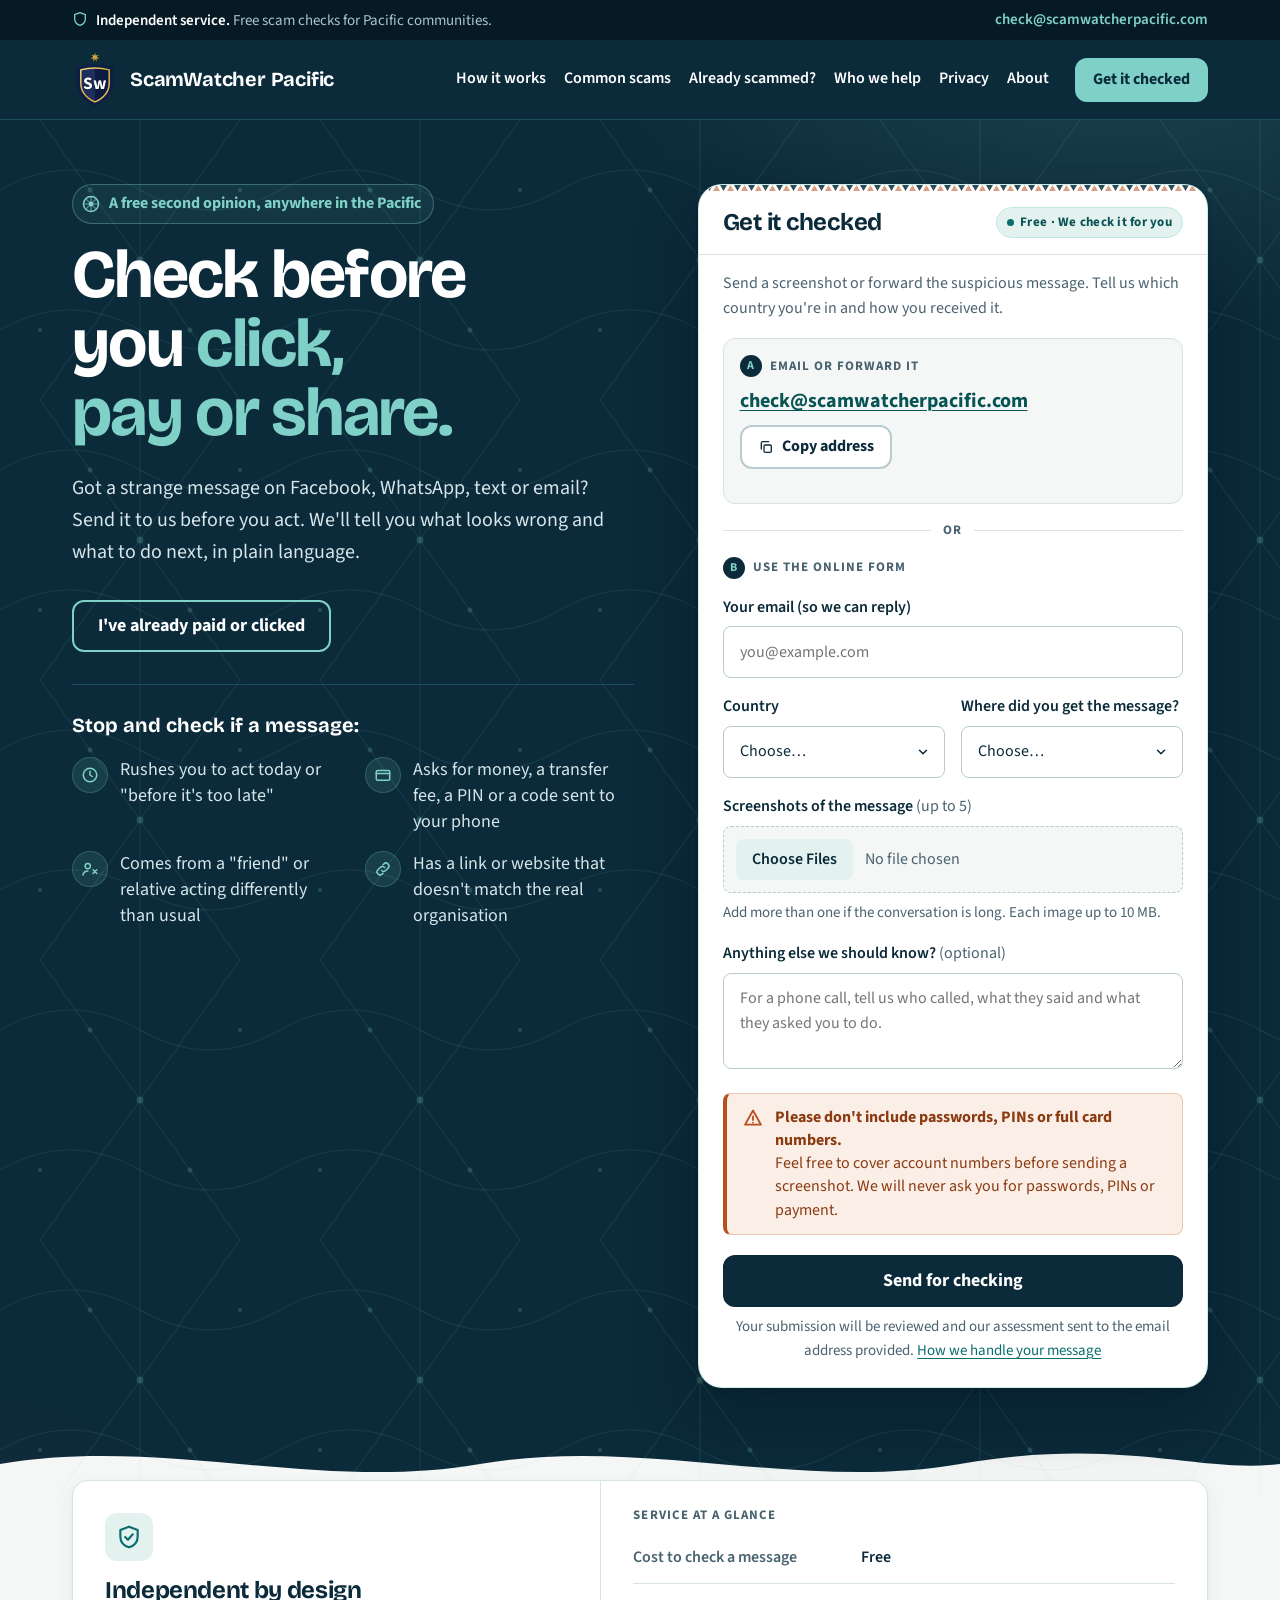
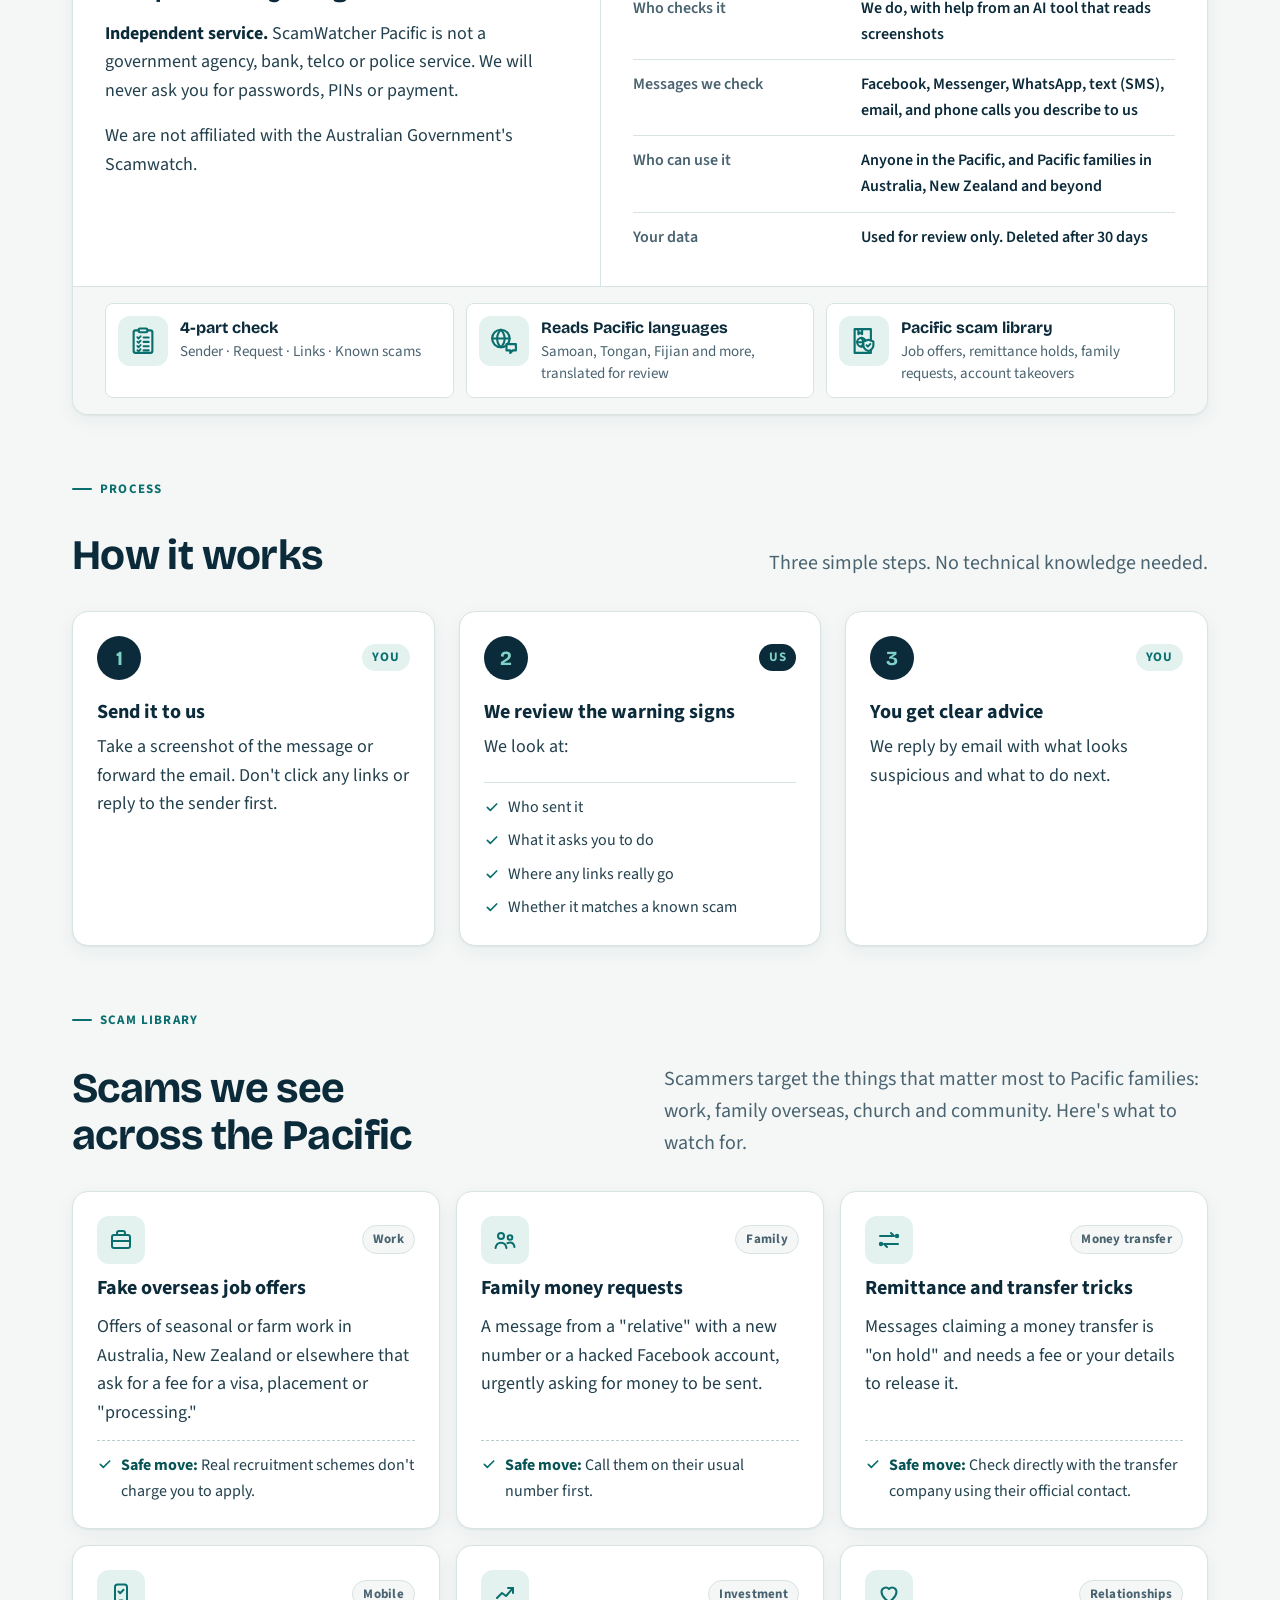
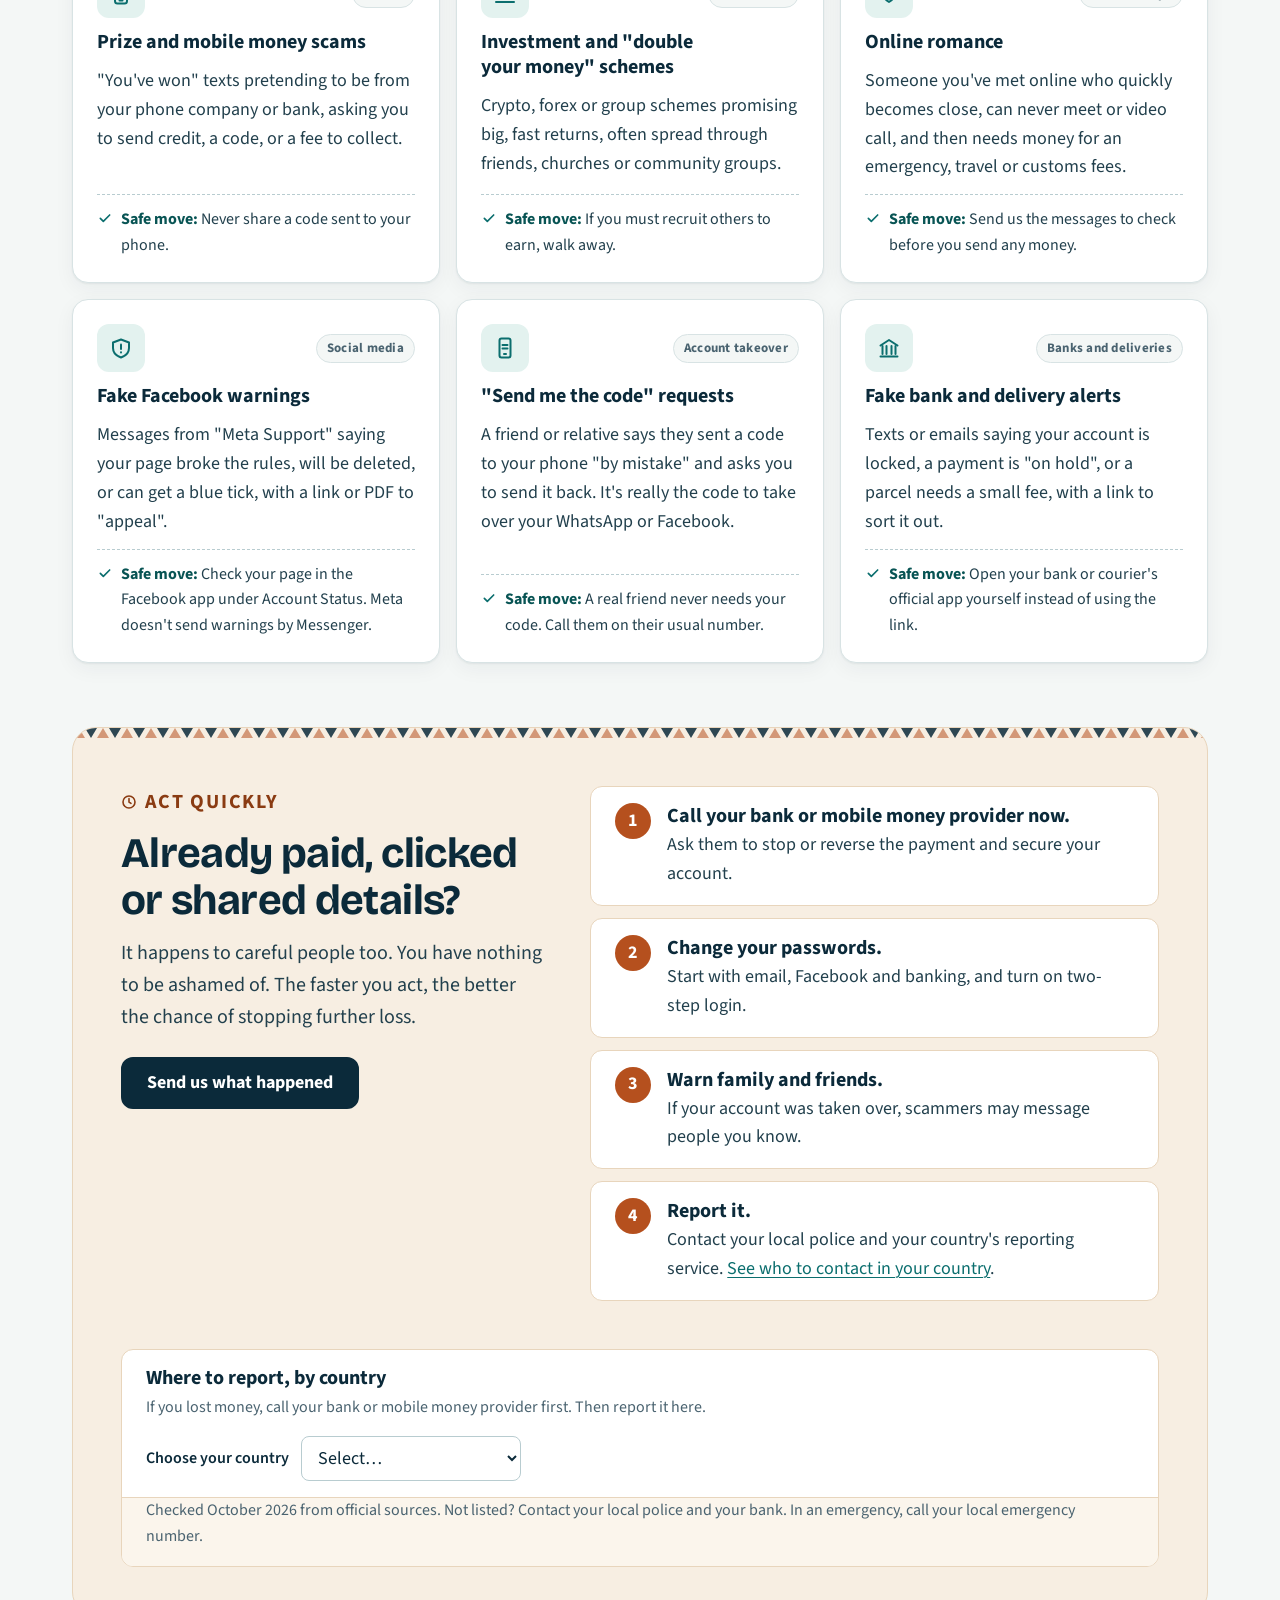
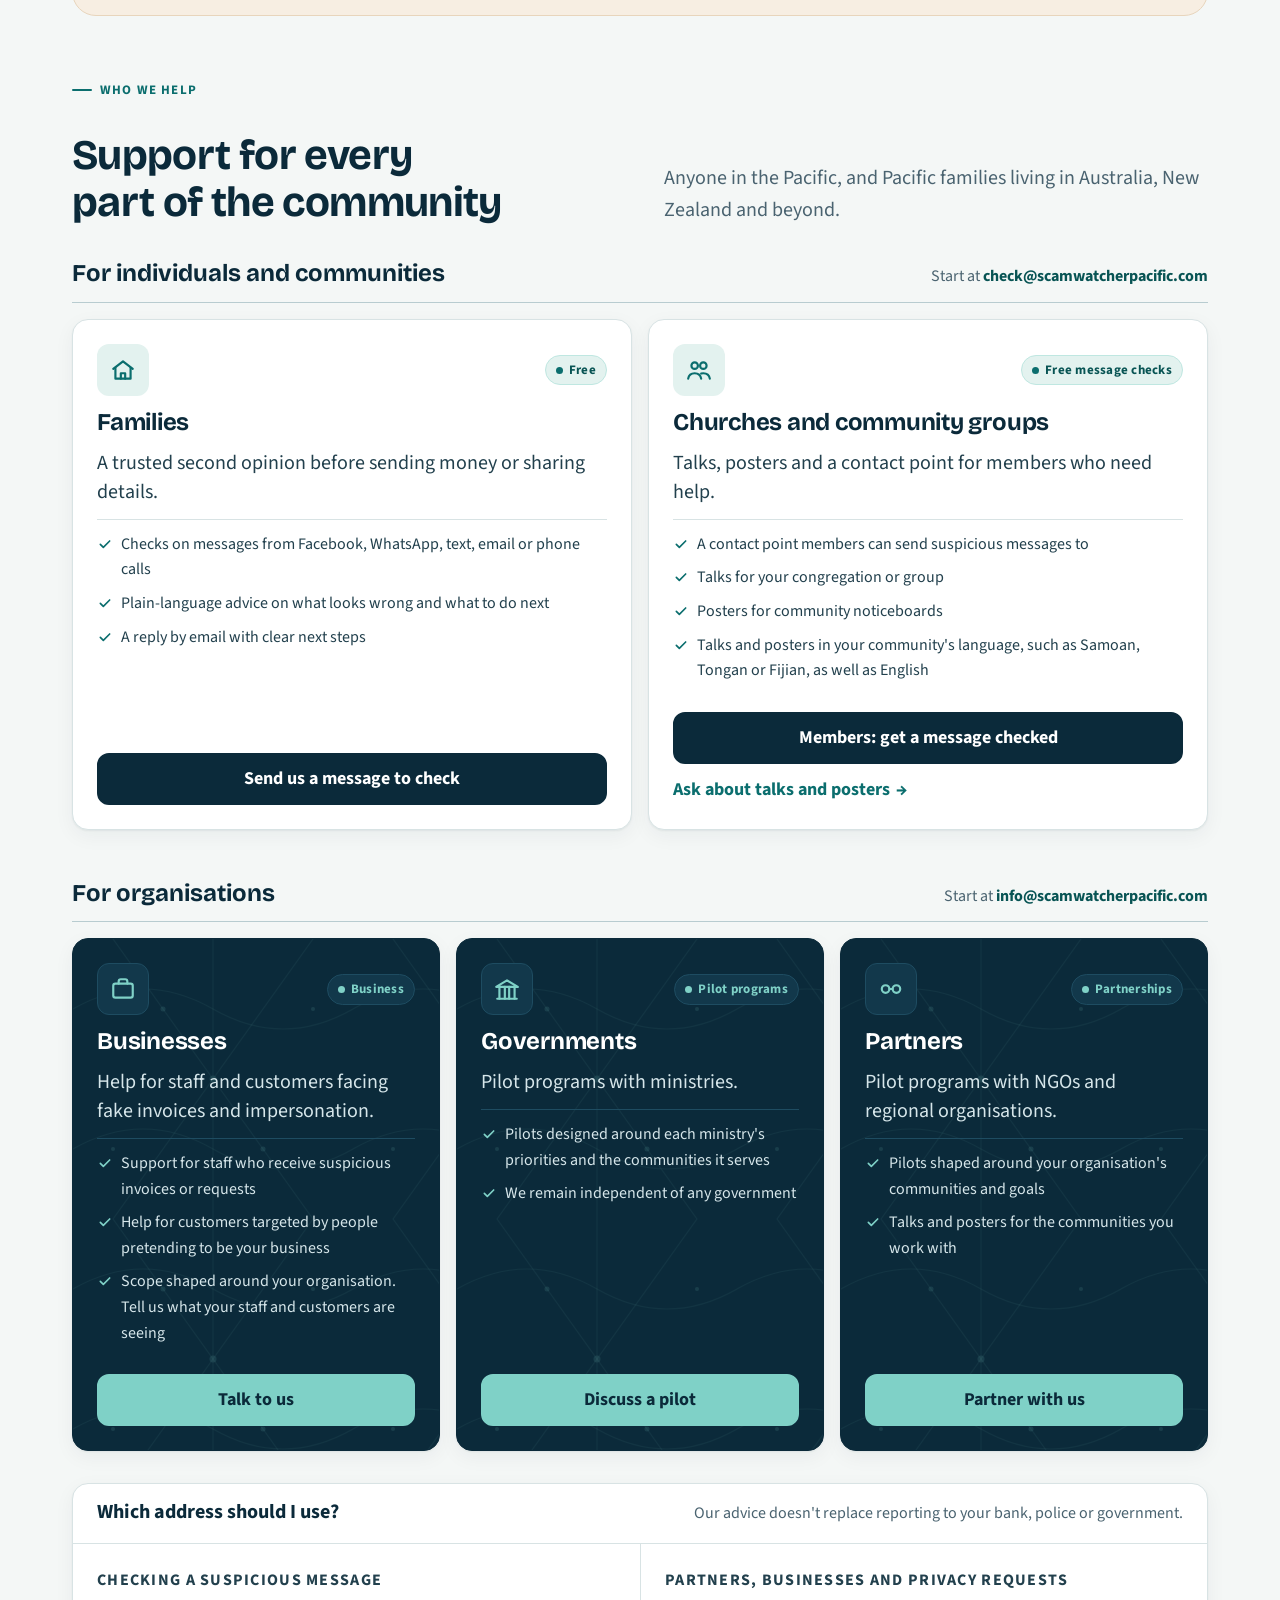
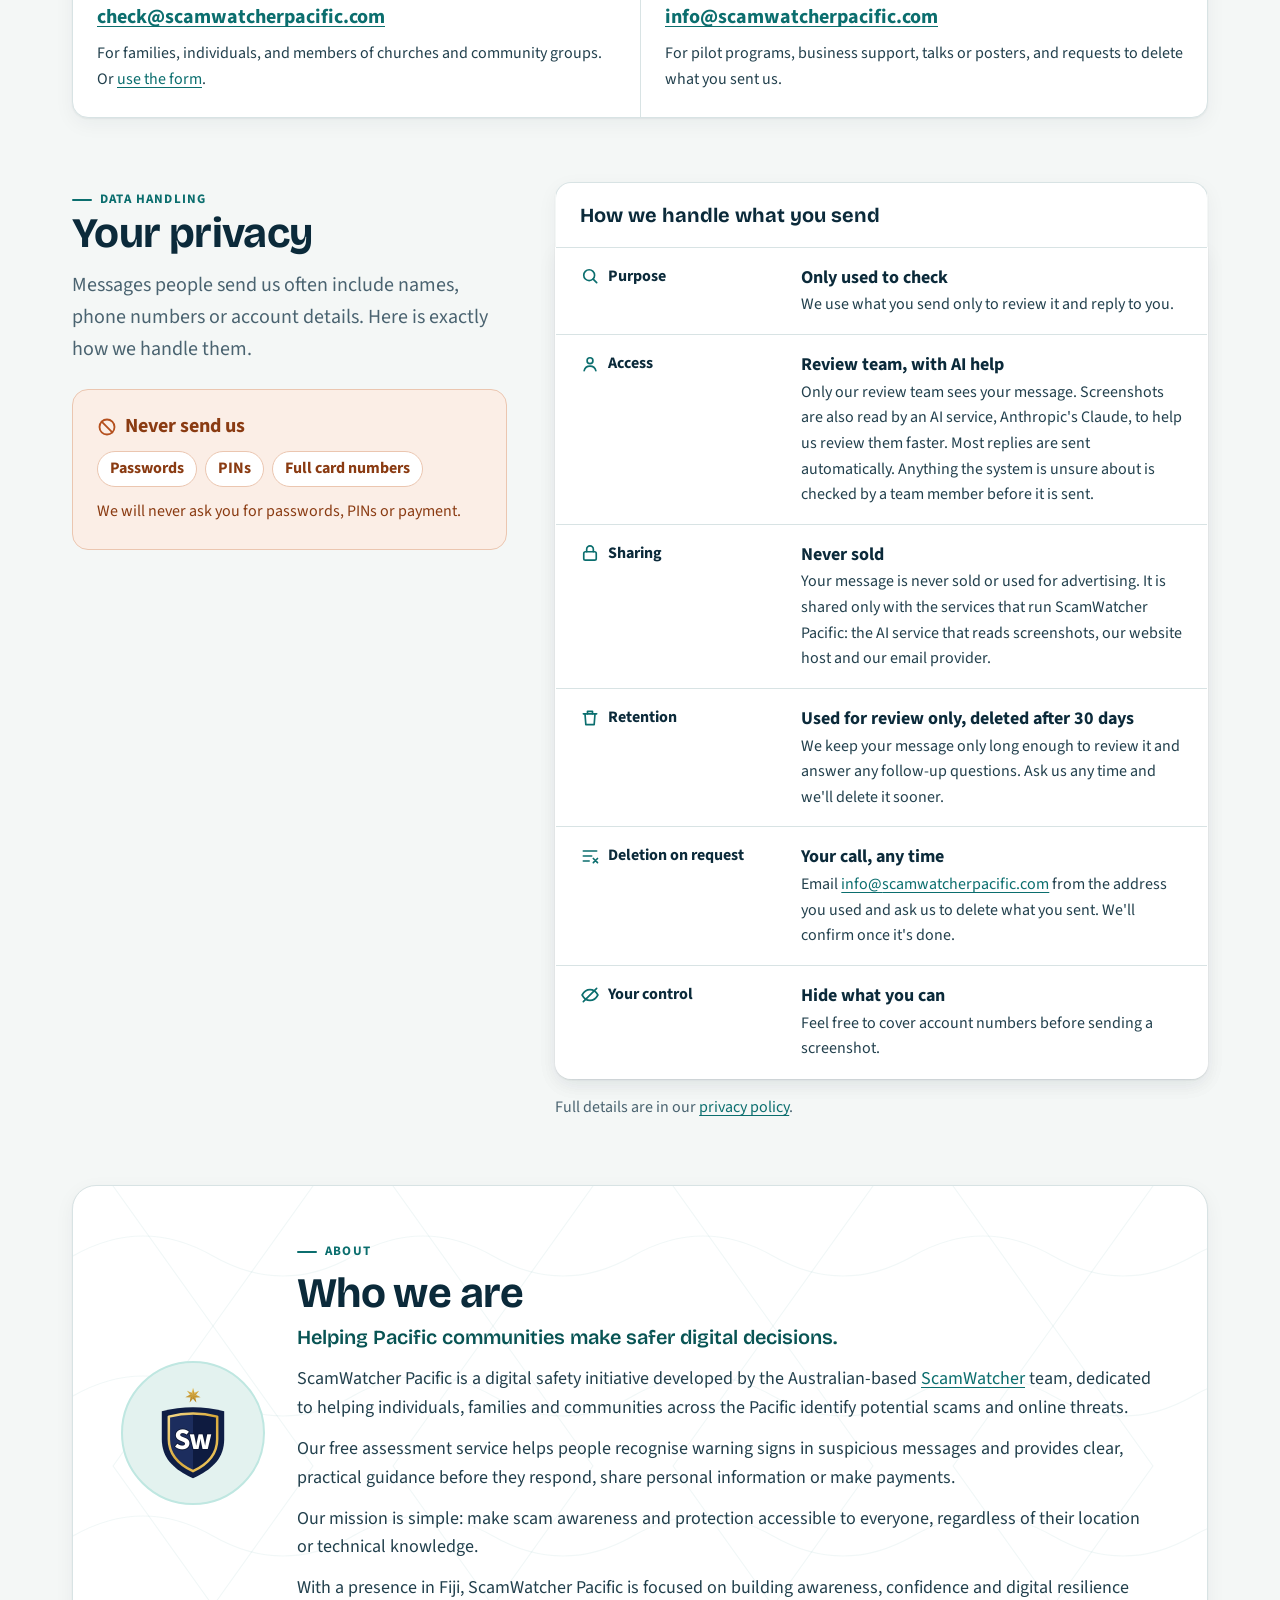
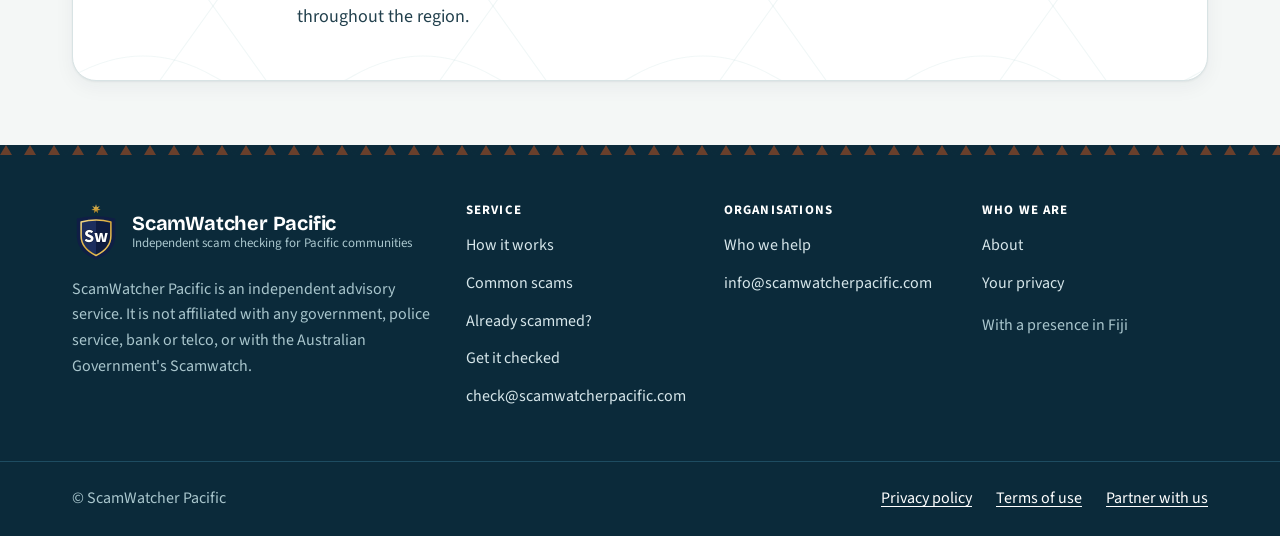
<file: site/index.html>
<!doctype html>
<html lang="en">
<head>
<meta charset="utf-8">
<meta name="viewport" content="width=device-width, initial-scale=1, viewport-fit=cover">
<title>ScamWatcher Pacific | Check before you click, pay or share</title>
<meta name="description" content="Independent scam checking for Pacific communities. Send us a suspicious message and get clear advice on what to do next.">
<meta name="theme-color" content="#0B2A3A">
<link rel="canonical" href="https://www.scamwatcherpacific.com/">
<!-- Link previews on Facebook, WhatsApp, Messenger and others -->
<meta property="og:type" content="website">
<meta property="og:site_name" content="ScamWatcher Pacific">
<meta property="og:url" content="https://www.scamwatcherpacific.com/">
<meta property="og:title" content="ScamWatcher Pacific | Check before you click, pay or share">
<meta property="og:description" content="Got a strange message on Facebook, WhatsApp, text or email? Send it to us before you act. Free, independent scam checking for Pacific communities.">
<meta property="og:image" content="https://www.scamwatcherpacific.com/share-preview.png">
<meta property="og:image:width" content="1200">
<meta property="og:image:height" content="630">
<meta property="og:image:alt" content="ScamWatcher Pacific: Check before you click, pay or share.">
<meta property="og:locale" content="en_AU">
<meta name="twitter:card" content="summary_large_image">
<!-- Favicon: simplified shield-and-star mark (letters are too small to read at tab size) -->
<link rel="icon" href="data:image/svg+xml,%3Csvg xmlns='http://www.w3.org/2000/svg' viewBox='0 0 100 120'%3E%3Cpath d='M50 2 51.8 8.4 57.8 5.8 53.9 11.1 59.8 14.2 53.1 14.5 54.3 21 50 16 45.7 21 46.9 14.5 40.2 14.2 46.1 11.1 42.2 5.8 48.2 8.4Z' fill='%23D9A93A'/%3E%3Cpath d='M10 32Q50 22 90 32V68C90 94 72 108 50 118 28 108 10 94 10 68Z' fill='%230F1E45'/%3E%3Cpath d='M19 39Q50 31 81 39V68C81 89 67 101 50 109 33 101 19 89 19 68Z' fill='%231C2D5E' stroke='%23E2B64C' stroke-width='5'/%3E%3Cpath d='M50 33V108C67 100 81 89 81 68V39Q66 35 50 33Z' fill='%230E1B40'/%3E%3Ctext x='50' y='84' text-anchor='middle' font-family='Arial,sans-serif' font-weight='700' font-size='46' fill='%23fff'%3ES%3C/text%3E%3C/svg%3E">
<link rel="preconnect" href="https://fonts.googleapis.com">
<link rel="preconnect" href="https://fonts.gstatic.com" crossorigin>
<!-- Only the weights in use are requested; display=swap shows system text immediately on slow connections. -->
<link href="https://fonts.googleapis.com/css2?family=Bricolage+Grotesque:opsz,wght@12..96,600;12..96,700&family=Source+Sans+3:wght@400;600;700&display=swap" rel="stylesheet">
<style>
/* ==========================================================
   Design tokens
   ========================================================== */
:root{
  /* Palette: ocean navy + lagoon, with sand and coral used sparingly */
  --ocean-950:#061A25;
  --ocean:#0B2A3A;
  --ocean-2:#12384B;
  --ocean-3:#1E4C61;
  --lagoon:#7FD1C7;
  --lagoon-200:#BFE7E1;
  --lagoon-soft:#E3F2EF;
  --teal:#0B6E6E;
  --teal-dark:#085454;
  --ground:#F4F7F6;
  --surface:#FFFFFF;
  --sand:#F7EEE2;
  --sand-deep:#E8D5BC;
  --coral:#B5501E;
  --coral-ink:#8A3B12;
  --coral-soft:#FBEEE6;
  --coral-line:#EBC6B0;
  --ink:#22404D;
  --ink-strong:#0B2A3A;
  --muted:#4A6370;
  --line:#D8E3E4;
  --line-strong:#B8CCD0;
  --on-dark:#D6E6EA;
  --on-dark-muted:#A9C6CD;
  --focus:#F2B84B;

  /* Type */
  --display:'Bricolage Grotesque','Segoe UI',system-ui,-apple-system,sans-serif;
  --body:'Source Sans 3','Segoe UI',system-ui,-apple-system,sans-serif;
  --fs-2xs:.8125rem;  /* 13: labels only */
  --fs-xs:.9375rem;   /* 15 */
  --fs-sm:1rem;       /* 16 */
  --fs-base:1.125rem; /* 18: larger default for older readers */
  --fs-md:1.25rem;    /* 20 */
  --fs-lg:1.5rem;     /* 24 */
  --fs-xl:clamp(1.875rem,1.35rem + 2vw,2.625rem);
  --fs-hero:clamp(2.5rem,1.6rem + 4.2vw,4.25rem);

  /* Spacing scale (4px base) */
  --s1:4px; --s2:8px; --s3:12px; --s4:16px; --s5:24px; --s6:32px; --s7:48px; --s8:64px; --s9:96px;

  /* Shape and depth */
  --r-sm:8px; --r-md:12px; --r-lg:16px; --r-xl:24px;
  --shadow:0 1px 2px rgba(11,42,58,.06),0 6px 20px rgba(11,42,58,.05);
  --shadow-lg:0 2px 4px rgba(3,15,22,.12),0 28px 64px rgba(3,15,22,.32);

  --max:1200px;

  /* Pacific motifs as tiny inline SVG (no extra downloads) */
  /* Stick-chart inspired: swell lines with island points, after Marshallese navigation charts */
  --motif-chart:url("data:image/svg+xml,%3Csvg xmlns='http://www.w3.org/2000/svg' width='280' height='280' viewBox='0 0 280 280'%3E%3Cg fill='none' stroke='%237FD1C7' stroke-opacity='.10' stroke-width='1.2' stroke-linecap='round'%3E%3Cpath d='M0 70 Q70 30 140 70 T280 70'/%3E%3Cpath d='M0 210 Q70 170 140 210 T280 210'/%3E%3Cpath d='M40 0 L240 280'/%3E%3Cpath d='M240 0 L40 280'/%3E%3Cpath d='M140 0 V280'/%3E%3C/g%3E%3Cg fill='%237FD1C7' fill-opacity='.2'%3E%3Ccircle cx='140' cy='140' r='3.5'/%3E%3Ccircle cx='90' cy='70' r='2.5'/%3E%3Ccircle cx='190' cy='210' r='2.5'/%3E%3Ccircle cx='40' cy='210' r='2'/%3E%3Ccircle cx='240' cy='70' r='2'/%3E%3C/g%3E%3C/svg%3E");
  /* Light stick-chart for pale surfaces */
  --motif-chart-ink:url("data:image/svg+xml,%3Csvg xmlns='http://www.w3.org/2000/svg' width='280' height='280' viewBox='0 0 280 280'%3E%3Cg fill='none' stroke='%230B6E6E' stroke-opacity='.06' stroke-width='1.2' stroke-linecap='round'%3E%3Cpath d='M0 70 Q70 30 140 70 T280 70'/%3E%3Cpath d='M0 210 Q70 170 140 210 T280 210'/%3E%3Cpath d='M40 0 L240 280'/%3E%3Cpath d='M240 0 L40 280'/%3E%3C/g%3E%3C/svg%3E");
  /* Woven / tapa-inspired band: alternating triangles */
  --motif-weave:url("data:image/svg+xml,%3Csvg xmlns='http://www.w3.org/2000/svg' width='24' height='10' viewBox='0 0 24 10'%3E%3Cpath d='M0 10 L6 0 L12 10 Z' fill='%23B5501E' fill-opacity='.55'/%3E%3Cpath d='M12 0 L18 10 L24 0 Z' fill='%230B2A3A' fill-opacity='.85'/%3E%3C/svg%3E");
  --motif-weave-light:url("data:image/svg+xml,%3Csvg xmlns='http://www.w3.org/2000/svg' width='24' height='10' viewBox='0 0 24 10'%3E%3Cpath d='M0 10 L6 0 L12 10 Z' fill='%237FD1C7' fill-opacity='.55'/%3E%3Cpath d='M12 0 L18 10 L24 0 Z' fill='%23F6EBDD' fill-opacity='.35'/%3E%3C/svg%3E");
  --select-arrow:url("data:image/svg+xml,%3Csvg xmlns='http://www.w3.org/2000/svg' width='14' height='14' viewBox='0 0 24 24' fill='none' stroke='%230B2A3A' stroke-width='2.5' stroke-linecap='round' stroke-linejoin='round'%3E%3Cpath d='M6 9l6 6 6-6'/%3E%3C/svg%3E");
}

/* ==========================================================
   Base
   ========================================================== */
*,*::before,*::after{box-sizing:border-box}
html{scroll-behavior:smooth;scroll-padding-top:calc(env(safe-area-inset-top,0px) + 12px);-webkit-text-size-adjust:100%;text-size-adjust:100%}
@media (prefers-reduced-motion:reduce){
  html{scroll-behavior:auto}
  *,*::before,*::after{transition:none!important;animation:none!important}
}
body{margin:0;background:var(--ground);color:var(--ink);font-family:var(--body);font-size:var(--fs-base);line-height:1.6;padding-bottom:env(safe-area-inset-bottom,0px);overflow-x:hidden}
img,svg{max-width:100%}
a{color:var(--teal);text-underline-offset:3px;text-decoration-thickness:1px}
a:hover{color:var(--ocean)}
:focus-visible{outline:3px solid var(--focus);outline-offset:3px;border-radius:6px}
h1,h2,h3{color:var(--ink-strong);margin:0;text-wrap:balance}
h1,h2{font-family:var(--display);font-weight:700;letter-spacing:-.015em}
h2{font-size:var(--fs-xl);line-height:1.12;margin-bottom:var(--s3)}
h3{font-size:var(--fs-md);line-height:1.25;margin-bottom:var(--s2);font-weight:700}
p{margin:0}
ul,ol{margin:0;padding:0}
table{border-collapse:collapse;width:100%}
.wrap{max-width:var(--max);margin:0 auto;padding-inline:var(--s4)}
.section{padding-block:var(--s7)}
.section-head{display:grid;gap:var(--s3);margin-bottom:var(--s6)}
.section-head h2{margin-bottom:0;max-width:20ch}
.lead{color:var(--muted);font-size:var(--fs-md);max-width:620px}
.skip{position:absolute;left:-9999px;top:0;background:#fff;color:var(--ocean);padding:var(--s3) var(--s4);z-index:50;font-weight:700}
.skip:focus{left:var(--s3);top:var(--s3)}
.visually-hidden{position:absolute!important;width:1px;height:1px;padding:0;margin:-1px;overflow:hidden;clip:rect(0,0,0,0);white-space:nowrap;border:0}

/* Eyebrow labels give each section a clear, product-like index */
.eyebrow{display:inline-flex;align-items:center;gap:var(--s2);font-size:var(--fs-2xs);font-weight:700;letter-spacing:.09em;text-transform:uppercase;color:var(--teal)}
.eyebrow::before{content:"";width:20px;height:2px;background:currentColor;border-radius:2px}
.eyebrow-num{font-variant-numeric:tabular-nums;color:var(--muted)}
.on-dark .eyebrow,.eyebrow.on-dark{color:var(--lagoon)}

/* Woven band used to mark key transitions */
.weave{height:10px;background:var(--motif-weave) repeat-x left center;background-size:24px 10px}
.weave-light{background-image:var(--motif-weave-light)}
.weave-thin{height:6px;background-size:14px 6px}

/* Placeholders: visible, dashed, impossible to miss before launch */
.placeholder{display:flex;align-items:center;justify-content:center;min-height:56px;padding:var(--s2) var(--s3);border:1.5px dashed var(--line-strong);border-radius:var(--r-sm);color:var(--muted);font-size:var(--fs-2xs);font-weight:600;text-align:center;background:var(--surface)}
.ph{background:#FFF7E3;border-bottom:1.5px dashed #C9A24A;padding:0 .2em;border-radius:3px;font-weight:600;color:inherit}
.on-dark .ph,.aud-org .ph{background:rgba(242,184,75,.16);border-bottom-color:var(--focus)}

/* ==========================================================
   Buttons
   ========================================================== */
.btn{display:inline-flex;align-items:center;justify-content:center;gap:var(--s2);min-height:52px;padding:var(--s3) var(--s5);border-radius:var(--r-md);font-weight:700;text-decoration:none;font-family:inherit;font-size:var(--fs-base);line-height:1.2;cursor:pointer;border:2px solid transparent;text-align:center;transition:background-color .15s,border-color .15s,color .15s}
.btn-primary{background:var(--lagoon);color:var(--ocean);border-color:var(--lagoon)}
.btn-primary:hover{background:#9EDFD6;border-color:#9EDFD6;color:var(--ocean)}
.btn-dark{background:var(--ocean);color:#fff;border-color:var(--ocean)}
.btn-dark:hover{background:var(--teal-dark);border-color:var(--teal-dark);color:#fff}
.btn-outline{border-color:var(--lagoon);color:#fff;background:transparent}
.btn-outline:hover{background:var(--ocean-2);color:#fff}
.btn-line{border-color:var(--line-strong);color:var(--ink-strong);background:var(--surface)}
.btn-line:hover{border-color:var(--teal);color:var(--teal-dark)}
.btn-sm{min-height:44px;padding:var(--s2) var(--s4);font-size:var(--fs-sm)}
.btn svg{flex:none}
.link-arrow{display:inline-flex;align-items:center;gap:6px;font-weight:700;text-decoration:none}
.link-arrow:hover{text-decoration:underline}

/* ==========================================================
   Independence bar + header
   ========================================================== */
.util{background:var(--ocean-950);color:var(--on-dark-muted);font-size:var(--fs-xs);padding-top:env(safe-area-inset-top,0px)}
.util .wrap{display:flex;flex-wrap:wrap;align-items:center;justify-content:space-between;gap:var(--s1) var(--s5);padding-block:var(--s2)}
.util p{display:flex;align-items:flex-start;gap:var(--s2);line-height:1.4}
.util p svg{flex:none;margin-top:1px}
.util strong{color:#fff;font-weight:600}
.util a{color:var(--lagoon);font-weight:600;text-decoration:none;display:none}
.util a:hover{color:#fff;text-decoration:underline}

.site-header{background:var(--ocean);color:#fff;border-bottom:1px solid var(--ocean-3);position:relative;z-index:20}
.header-inner{display:flex;flex-wrap:wrap;align-items:center;justify-content:space-between;gap:var(--s3) var(--s4);padding-block:var(--s3)}
.brand{display:flex;align-items:center;gap:var(--s3);color:#fff;text-decoration:none;min-width:0}
.brand:hover{color:#fff}
.brand svg{flex:none}
.brand-name{display:block;font-family:var(--display);font-weight:700;font-size:var(--fs-md);line-height:1.15;letter-spacing:-.01em}
.brand-tag{display:block;font-size:.8125rem;color:var(--on-dark-muted);line-height:1.3}
/* Keep the full desktop nav on one row; the tagline stays in the footer and the independence bar */
@media (min-width:1200px){.site-header .brand-tag{display:none}}
.menu-btn{display:none;align-items:center;gap:var(--s2);min-height:44px;padding:var(--s2) var(--s3);border:1px solid var(--ocean-3);border-radius:var(--r-sm);background:var(--ocean-2);color:#fff;font:inherit;font-size:var(--fs-sm);font-weight:600;cursor:pointer}
.menu-btn .bar-close{display:none}
.menu-btn[aria-expanded="true"] .bar-open{display:none}
.menu-btn[aria-expanded="true"] .bar-close{display:block}
.nav{display:flex;flex-wrap:wrap;align-items:center;gap:var(--s1) var(--s5);width:100%}
.nav a:not(.btn){color:#fff;text-decoration:none;font-weight:600;font-size:var(--fs-sm);padding:var(--s3) 0;border-bottom:2px solid transparent}
.nav a:not(.btn):hover{border-bottom-color:var(--lagoon);color:#fff}
.nav .btn{margin-left:auto}
/* With JS, the small-screen nav collapses behind an accessible toggle. Without JS it simply stays open. */
@media (max-width:1199px){
  .js .menu-btn{display:inline-flex}
  .js .nav{display:none;flex-direction:column;align-items:stretch;gap:0;padding-bottom:var(--s3)}
  .js .nav.open{display:flex}
  .js .nav a:not(.btn){padding:var(--s3) 0;border-bottom:1px solid var(--ocean-3)}
  .js .nav .btn{margin:var(--s4) 0 0}
}

/* ==========================================================
   Hero: the promise and the submission flow, side by side
   ========================================================== */
.hero{position:relative;color:#fff;padding-top:var(--s7);overflow:hidden;background:radial-gradient(900px 520px at 88% -8%,rgba(127,209,199,.16),transparent 62%),radial-gradient(700px 420px at -10% 110%,rgba(181,80,30,.10),transparent 60%),var(--ocean)}
.hero::before{content:"";position:absolute;inset:0;background:var(--motif-chart);background-size:280px 280px;pointer-events:none}
.hero-grid{position:relative;display:grid;gap:var(--s6);grid-template-areas:"intro" "console" "flags"}
.hero-intro{grid-area:intro}
.hero-flags{grid-area:flags}
.console{grid-area:console}
.hero-kicker{display:inline-flex;align-items:center;gap:var(--s2);color:var(--lagoon);font-weight:700;font-size:var(--fs-sm);margin-bottom:var(--s4);padding:6px var(--s3) 6px var(--s2);border:1px solid rgba(127,209,199,.35);border-radius:999px;background:rgba(127,209,199,.08)}
.hero h1{color:#fff;font-size:var(--fs-hero);line-height:1.02;margin-bottom:var(--s5);max-width:13ch;letter-spacing:-.025em}
.hero h1 em{font-style:normal;color:var(--lagoon)}
.hero-text{font-size:var(--fs-md);color:var(--on-dark);max-width:540px;margin-bottom:var(--s6)}
.actions{display:flex;flex-wrap:wrap;gap:var(--s3)}
.actions .btn{flex:1 1 240px}

.hero-flags{border-top:1px solid var(--ocean-3);padding-top:var(--s5)}
.flags-title{font-family:var(--display);font-weight:700;font-size:var(--fs-md);margin-bottom:var(--s4);color:#fff}
.flags{list-style:none;display:grid;gap:var(--s3)}
.flags li{display:flex;gap:var(--s3);align-items:flex-start;color:var(--on-dark);line-height:1.45}
.flags .ico{flex:none;width:36px;height:36px;border-radius:50%;background:rgba(127,209,199,.12);border:1px solid rgba(127,209,199,.22);display:flex;align-items:center;justify-content:center}
.wave{display:block;width:100%;height:56px;margin-top:var(--s7)}

/* Submission console */
.console{position:relative;background:var(--surface);color:var(--ink);border-radius:var(--r-xl);box-shadow:var(--shadow-lg);overflow:hidden;border:1px solid rgba(127,209,199,.4);align-self:start}
.console-head{display:flex;flex-wrap:wrap;align-items:center;justify-content:space-between;gap:var(--s2) var(--s3);padding:var(--s4) var(--s5);border-bottom:1px solid var(--line);background:var(--surface)}
.console-head h2{font-size:1.5rem;margin:0;letter-spacing:-.01em}
.chip{display:inline-flex;align-items:center;gap:6px;padding:4px 10px;border-radius:999px;font-size:var(--fs-2xs);font-weight:700;letter-spacing:.02em;background:var(--lagoon-soft);color:var(--teal-dark);border:1px solid var(--lagoon-200);white-space:nowrap}
.chip .dot{width:7px;height:7px;border-radius:50%;background:var(--teal)}
.console-sub{padding:var(--s4) var(--s5) 0;color:var(--muted);font-size:var(--fs-sm)}
.route{margin:var(--s4) var(--s5) 0;padding:var(--s4);border:1px solid var(--line);border-radius:var(--r-md);background:var(--ground)}
.route-label{display:flex;align-items:center;gap:var(--s2);font-size:var(--fs-2xs);font-weight:700;letter-spacing:.08em;text-transform:uppercase;color:var(--muted);margin-bottom:var(--s2)}
.route-num{display:inline-flex;align-items:center;justify-content:center;width:22px;height:22px;border-radius:50%;background:var(--ocean);color:var(--lagoon);font-size:.75rem;letter-spacing:0}
.route-row{display:flex;flex-wrap:wrap;align-items:center;gap:var(--s2) var(--s3);justify-content:space-between}
.route-email{font-size:var(--fs-md);font-weight:700;overflow-wrap:break-word;color:var(--teal-dark)}
.route-email:hover{color:var(--ocean)}
.copy-btn{display:none}
.has-clipboard .copy-btn{display:inline-flex}
.hp{position:absolute!important;left:-9999px;width:1px;height:1px;overflow:hidden}
.form-result{padding:var(--s3) var(--s4);border-radius:var(--r-sm);font-size:var(--fs-sm);line-height:1.45;border:1px solid var(--line);background:var(--ground);color:var(--ink-strong)}
.form-result.is-ok{background:var(--lagoon-soft);border-color:var(--lagoon-200);color:var(--teal-dark)}
.form-result.is-error{background:var(--coral-soft);border-color:var(--coral-line);color:var(--coral-ink)}
.form-result strong{display:block}
.field-hint{margin:2px 0 0;font-size:var(--fs-xs);color:var(--muted)}
.copy-status{font-size:var(--fs-xs);color:var(--teal-dark);font-weight:600;min-height:1.2em}
.or{display:flex;align-items:center;gap:var(--s3);margin:var(--s4) var(--s5) 0;color:var(--muted);font-size:var(--fs-2xs);font-weight:700;letter-spacing:.08em;text-transform:uppercase}
.or::before,.or::after{content:"";flex:1;height:1px;background:var(--line)}
.check-form{padding:var(--s4) var(--s5) var(--s5);display:flex;flex-direction:column;gap:var(--s2)}
.check-form .route-label{margin-bottom:0}
.field-row{display:grid;gap:var(--s2) var(--s4)}
.field{display:flex;flex-direction:column;gap:6px;margin-top:var(--s2)}
.check-form label{font-weight:600;color:var(--ink-strong);font-size:var(--fs-sm)}
.check-form .opt{font-weight:400;color:var(--muted)}
.check-form input[type=email],.check-form input[type=text],.check-form select,.check-form textarea{min-height:52px;border-radius:var(--r-sm);border:1px solid var(--line-strong);background:#fff;padding:var(--s3) var(--s4);font:inherit;font-size:var(--fs-sm);color:var(--ocean);width:100%;transition:border-color .15s,box-shadow .15s}
.check-form input:hover,.check-form select:hover,.check-form textarea:hover{border-color:#8FAAB1}
.check-form input:focus,.check-form select:focus,.check-form textarea:focus{border-color:var(--teal);box-shadow:0 0 0 3px rgba(11,110,110,.15)}
.check-form select{appearance:none;-webkit-appearance:none;background:#fff var(--select-arrow) no-repeat right 14px center;padding-right:40px}
.check-form textarea{min-height:96px;resize:vertical}
.check-form input[type=file]{font:inherit;font-size:var(--fs-sm);color:var(--muted);padding:var(--s3);border:1.5px dashed var(--line-strong);border-radius:var(--r-sm);width:100%;background:var(--ground)}
.check-form input[type=file]::file-selector-button{font:inherit;font-weight:600;margin-right:var(--s3);padding:var(--s2) var(--s4);border-radius:var(--r-sm);border:0;background:var(--lagoon-soft);color:var(--ocean);cursor:pointer}
.alert{display:flex;gap:var(--s3);align-items:flex-start;margin-top:var(--s4);padding:var(--s3) var(--s4);background:var(--coral-soft);border:1px solid var(--coral-line);border-left:4px solid var(--coral);border-radius:var(--r-sm);color:var(--coral-ink);font-size:var(--fs-sm);line-height:1.45}
.alert svg{flex:none;margin-top:2px}
.alert strong{display:block;color:var(--coral-ink)}
.check-form .btn{margin-top:var(--s3);width:100%}
.form-foot{font-size:var(--fs-xs);color:var(--muted);text-align:center}

/* ==========================================================
   Assurance: independence statement + service facts
   ========================================================== */
.assurance{position:relative;margin-top:calc(-1 * var(--s3))}
.trust{background:var(--surface);border:1px solid var(--line);border-radius:var(--r-lg);box-shadow:var(--shadow);overflow:hidden}
.trust-grid{display:grid}
.trust-main{display:flex;flex-direction:column;gap:var(--s4);padding:var(--s5)}
.trust-main .ico{flex:none;width:48px;height:48px;border-radius:var(--r-md);background:var(--lagoon-soft);display:flex;align-items:center;justify-content:center}
.trust-main h2{font-size:var(--fs-lg);margin:0}
.trust-main strong{color:var(--ink-strong)}
.trust-main p{color:var(--ink)}
.facts{padding:var(--s2) var(--s5) var(--s5);border-top:1px solid var(--line)}
.facts caption{text-align:left;padding:var(--s4) 0 var(--s2);font-size:var(--fs-2xs);font-weight:700;letter-spacing:.08em;text-transform:uppercase;color:var(--muted)}
.facts th,.facts td{text-align:left;vertical-align:top;padding:var(--s3) 0;border-top:1px solid var(--line);font-size:var(--fs-sm)}
.facts tr:first-child th,.facts tr:first-child td{border-top:0}
.facts th{font-weight:600;color:var(--muted);width:42%;padding-right:var(--s4)}
.facts td{color:var(--ink-strong);font-weight:600}
.trust-slots{list-style:none;margin:0;display:grid;grid-template-columns:repeat(auto-fit,minmax(220px,1fr));gap:var(--s3);padding:var(--s4) var(--s5);background:var(--ground);border-top:1px solid var(--line)}
.point{display:flex;gap:var(--s3);align-items:flex-start;padding:var(--s3);background:var(--surface);border:1px solid var(--line);border-radius:var(--r-sm)}
.point-ico{flex:none;width:50px;height:50px;border-radius:var(--r-md);background:var(--lagoon-soft);display:flex;align-items:center;justify-content:center}
.point-text{display:flex;flex-direction:column;gap:2px;font-size:var(--fs-xs);line-height:1.45;color:var(--muted)}
.point-text strong{font-family:var(--display);font-weight:700;font-size:var(--fs-sm);color:var(--ink-strong)}

/* ==========================================================
   Cards and grids
   ========================================================== */
.grid{display:grid;gap:var(--s4)}
.card{background:var(--surface);border:1px solid var(--line);border-radius:var(--r-lg);padding:var(--s5);box-shadow:var(--shadow)}
.card p{color:var(--ink)}

/* How it works: connected stepper, like a voyaging route */
.steps{list-style:none;position:relative}
.step{position:relative;display:flex;flex-direction:column;gap:var(--s2)}
.step-top{display:flex;align-items:center;gap:var(--s3);margin-bottom:var(--s3)}
.step-num{flex:none;width:44px;height:44px;border-radius:50%;background:var(--ocean);color:var(--lagoon);display:flex;align-items:center;justify-content:center;font-family:var(--display);font-weight:700;font-size:var(--fs-md,1.25rem)}
.step-label{margin-left:auto;padding:3px 10px;border-radius:999px;background:var(--lagoon-soft);color:#0B6E6E;font-size:var(--fs-2xs);font-weight:700;letter-spacing:.06em;text-transform:uppercase}
.step-label.us{background:var(--ocean);color:var(--lagoon)}
.step h3{margin-bottom:0}
.checklist{list-style:none;display:grid;gap:var(--s2);margin-top:var(--s3);padding-top:var(--s3);border-top:1px solid var(--line)}
.checklist li{display:flex;gap:var(--s2);align-items:flex-start;font-size:var(--fs-sm);color:var(--ink)}
.checklist svg{flex:none;margin-top:4px}

/* Scam library modules */
.scam{display:flex;flex-direction:column;gap:var(--s3);transition:border-color .15s}
.scam:hover{border-color:var(--line-strong)}
.scam-top{display:flex;align-items:center;justify-content:space-between;gap:var(--s3)}
.scam-ico{width:48px;height:48px;border-radius:var(--r-md);background:var(--lagoon-soft);display:flex;align-items:center;justify-content:center}
.tag{display:inline-flex;align-items:center;padding:3px 10px;border-radius:999px;border:1px solid var(--line);background:var(--ground);font-size:var(--fs-2xs);font-weight:700;color:var(--muted);letter-spacing:.02em}
.scam h3{margin-bottom:0}
.scam-pattern{color:var(--ink)}
.safe{margin-top:auto;padding-top:var(--s3);border-top:1px dashed var(--line-strong);display:flex;gap:var(--s2);align-items:flex-start;font-size:var(--fs-sm);color:var(--ink-strong)}
.safe svg{flex:none;margin-top:3px}
.safe b{color:var(--teal-dark)}

/* ==========================================================
   Already scammed: incident response playbook
   ========================================================== */
.help-panel{background:var(--sand);border:1px solid var(--sand-deep);border-radius:var(--r-xl);overflow:hidden}
.help-body{display:grid;gap:var(--s6);padding:var(--s6) var(--s5)}
.help-kicker{display:inline-flex;align-items:center;gap:var(--s2);color:var(--coral-ink);font-weight:700;font-size:var(--fs-2xs);letter-spacing:.09em;text-transform:uppercase;margin-bottom:var(--s3)}
.help-intro h2{max-width:16ch}
.help-intro p{font-size:var(--fs-md)}
.help-intro .btn{margin-top:var(--s5)}
.playbook{list-style:none;display:grid;gap:var(--s3)}
.playbook li{background:var(--surface);border:1px solid var(--sand-deep);border-radius:var(--r-md);padding:var(--s4) var(--s5);display:flex;gap:var(--s4);align-items:flex-start}
.help-num{flex:none;width:36px;height:36px;border-radius:50%;background:var(--coral);color:#fff;font-weight:700;display:flex;align-items:center;justify-content:center;font-variant-numeric:tabular-nums}
.playbook strong{display:block;color:var(--ink-strong);font-size:var(--fs-md);line-height:1.3;margin-bottom:2px}
.playbook p{color:var(--ink)}
.report{padding:0 var(--s5) var(--s6)}
.report-card{background:var(--surface);border:1px solid var(--sand-deep);border-radius:var(--r-md);overflow:hidden}
.report-card h3{padding:var(--s4) var(--s5) var(--s1);margin:0;font-size:var(--fs-md)}
.report-card > p{padding:0 var(--s5) var(--s4);color:var(--muted);font-size:var(--fs-sm)}
.report-pick{display:flex;flex-wrap:wrap;align-items:center;gap:var(--s2) var(--s3);padding:0 var(--s5) var(--s4)}
.report-pick label{font-weight:600;color:var(--ink-strong);font-size:var(--fs-sm)}
.report-pick select{min-height:44px;min-width:220px;max-width:100%;padding:8px 36px 8px 12px;border:1.5px solid var(--line-strong);border-radius:var(--r-sm);background:var(--surface);font:inherit;color:var(--ink-strong)}
.report-list{border-top:1px solid var(--sand-deep)}
.report-country{padding:var(--s4) var(--s5);border-bottom:1px solid var(--sand-deep)}
.report-country h4{margin:0 0 var(--s2);font-family:var(--display);font-size:var(--fs-sm);color:var(--ink-strong)}
.report-country dl{margin:0;display:grid;gap:var(--s2)}
.report-country dl div{display:grid;grid-template-columns:minmax(0,15em) minmax(0,1fr);gap:var(--s3)}
.report-country dt{color:var(--muted);font-size:var(--fs-xs)}
.report-country dd{margin:0;font-weight:600;color:var(--ink-strong);font-size:var(--fs-sm);overflow-wrap:anywhere}
.report-country a{color:#0B6E6E}
.js .report-country{display:none}
.js .report-country.is-shown{display:block;border-bottom:0}
.js .report-list:not(.has-choice){border-top:0}
.report-pick.js-only{display:none}
.js .report-pick.js-only{display:flex}
.report-note{padding:var(--s3) var(--s5) var(--s4);margin:0;color:var(--muted);font-size:var(--fs-2xs);border-top:1px solid var(--sand-deep);background:#FBF5EC}
@media (max-width:639px){
  .report-country dl div{grid-template-columns:1fr;gap:0}
  .report-pick select{width:100%}
}

/* ==========================================================
   Who we help: service tiers by audience
   ========================================================== */
.tier-group + .tier-group{margin-top:var(--s7)}
.tier-head{display:flex;flex-wrap:wrap;align-items:baseline;justify-content:space-between;gap:var(--s2) var(--s4);padding-bottom:var(--s3);margin-bottom:var(--s4);border-bottom:1px solid var(--line-strong)}
.tier-head h3{font-family:var(--display);font-size:var(--fs-lg);margin:0}
.tier-head p{color:var(--muted);font-size:var(--fs-sm)}
.tier-head code{font-family:inherit;font-weight:700;color:var(--teal-dark)}
.audience{list-style:none}
.aud{display:flex;flex-direction:column;gap:var(--s3);height:100%}
.aud-top{display:flex;align-items:center;justify-content:space-between;gap:var(--s3)}
.aud-ico{width:52px;height:52px;border-radius:var(--r-md);display:flex;align-items:center;justify-content:center}
.aud h4{font-family:var(--display);font-size:var(--fs-lg);line-height:1.2;margin:0;color:var(--ink-strong);letter-spacing:-.01em}
.aud-desc{font-size:var(--fs-md);line-height:1.45}
.incl{list-style:none;display:grid;gap:var(--s2);padding-top:var(--s3);border-top:1px solid var(--line);font-size:var(--fs-sm)}
.incl li{display:flex;gap:var(--s2);align-items:flex-start}
.incl svg{flex:none;margin-top:4px}
.aud-cta{margin-top:auto;padding-top:var(--s4);display:flex;flex-direction:column;gap:var(--s3)}
.aud-cta .btn{width:100%}
.aud-community .aud-ico{background:var(--lagoon-soft)}
.chip-free{background:var(--lagoon-soft)}
.aud-org{background:var(--ocean);border-color:var(--ocean);color:var(--on-dark);position:relative;overflow:hidden}
.aud-org::before{content:"";position:absolute;inset:0;background:var(--motif-chart);background-size:280px 280px;opacity:.6;pointer-events:none}
.aud-org > *{position:relative}
.aud-org h4{color:#fff}
.aud-org p,.aud-org li{color:var(--on-dark)}
.aud-org .incl{border-top-color:var(--ocean-3)}
.aud-org .aud-ico{background:var(--ocean-2);border:1px solid var(--ocean-3)}
.aud-org .chip{background:var(--ocean-2);border-color:var(--ocean-3);color:var(--lagoon)}
.aud-org .chip .dot{background:var(--lagoon)}
.aud-org a:not(.btn){color:var(--lagoon)}
.aud-org a:not(.btn):hover{color:#fff}

/* Contact routing */
.routing{margin-top:var(--s6);background:var(--surface);border:1px solid var(--line);border-radius:var(--r-lg);box-shadow:var(--shadow);overflow:hidden}
.routing-head{padding:var(--s4) var(--s5);border-bottom:1px solid var(--line);display:flex;flex-wrap:wrap;justify-content:space-between;gap:var(--s2) var(--s4);align-items:baseline}
.routing-head h3{margin:0;font-size:var(--fs-md)}
.routing-head p{color:var(--muted);font-size:var(--fs-sm)}
.routing-grid{display:grid}
.route-opt{display:flex;flex-direction:column;gap:var(--s2);padding:var(--s5)}
.route-opt + .route-opt{border-top:1px solid var(--line)}
.route-opt .route-label{margin:0}
.route-opt a.big{font-size:var(--fs-md);font-weight:700;overflow-wrap:break-word}
.route-opt p{color:var(--ink);font-size:var(--fs-sm)}

/* ==========================================================
   Privacy and data handling
   ========================================================== */
.privacy-layout{display:grid;gap:var(--s6)}
.privacy-intro .lead{margin-top:var(--s3)}
.never{margin-top:var(--s5);background:var(--coral-soft);border:1px solid var(--coral-line);border-radius:var(--r-lg);padding:var(--s5)}
.never h3{display:flex;align-items:center;gap:var(--s2);color:var(--coral-ink);font-size:var(--fs-md)}
.never ul{list-style:none;display:flex;flex-wrap:wrap;gap:var(--s2);margin:var(--s3) 0}
.never li{padding:4px 12px;border-radius:999px;background:var(--surface);border:1px solid var(--coral-line);color:var(--coral-ink);font-weight:700;font-size:var(--fs-sm)}
.never p{color:var(--coral-ink);font-size:var(--fs-sm)}
.data-table{background:var(--surface);border:1px solid var(--line);border-radius:var(--r-lg);box-shadow:var(--shadow);overflow:hidden}
.data-table caption{text-align:left;padding:var(--s4) var(--s5);font-family:var(--display);font-weight:700;font-size:var(--fs-md);color:var(--ink-strong);background:var(--surface);border:1px solid var(--line);border-bottom:0;border-radius:var(--r-lg) var(--r-lg) 0 0}
.data-table th,.data-table td{text-align:left;vertical-align:top;padding:var(--s4) var(--s5);border-top:1px solid var(--line)}
.data-table th{width:34%;font-size:var(--fs-sm);color:var(--ink-strong);font-weight:700}
.data-table th span{display:flex;align-items:center;gap:var(--s2)}
.data-table th svg{flex:none}
.data-table td{font-size:var(--fs-sm);color:var(--ink)}
.data-table td strong{display:block;color:var(--ink-strong);font-size:var(--fs-base)}
.data-wrap{border-radius:var(--r-lg);box-shadow:var(--shadow)}
.data-wrap table{background:var(--surface);border:1px solid var(--line);border-top:0;border-radius:0 0 var(--r-lg) var(--r-lg)}
.policy-link{margin-top:var(--s4);font-size:var(--fs-sm);color:var(--muted)}
@media (max-width:639px){
  .data-table th,.data-table td{display:block;width:100%}
  .data-table td{border-top:0;padding-top:0}
}

/* ==========================================================
   About
   ========================================================== */
.about-card{position:relative;background:var(--surface);border:1px solid var(--line);border-radius:var(--r-xl);box-shadow:var(--shadow);padding:var(--s6) var(--s5);display:flex;flex-wrap:wrap;gap:var(--s6);align-items:center;overflow:hidden}
.about-card::before{content:"";position:absolute;inset:0;background:var(--motif-chart-ink);background-size:280px 280px;pointer-events:none}
.about-card > *{position:relative}
.photo{flex:none;width:144px;height:144px;border-radius:50%;background:var(--lagoon-soft);border:2px dashed var(--line-strong);color:var(--teal-dark);display:flex;align-items:center;justify-content:center;text-align:center;font-size:var(--fs-xs);font-weight:600;padding:var(--s3)}
.photo-logo{border:2px solid var(--lagoon-200);padding:0}
.footer-note{margin:var(--s3) 0 0;color:var(--on-dark-muted);font-size:var(--fs-sm)}
.about-copy{flex:1 1 420px;min-width:0}
.about-copy h2{margin-top:var(--s2)}
.about-copy p+p{margin-top:var(--s3)}
.about-lead{font-family:var(--display);font-weight:600;font-size:var(--fs-md);color:var(--teal-dark);margin-top:calc(-1 * var(--s2))}
.meta{color:var(--muted);padding-top:var(--s3);border-top:1px solid var(--line)}

/* ==========================================================
   Footer
   ========================================================== */
.site-footer{background:var(--ocean);color:var(--on-dark-muted);font-size:var(--fs-sm)}
.footer-grid{display:grid;gap:var(--s6);padding-block:var(--s7)}
.footer-brand p{max-width:440px;margin-top:var(--s4)}
.footer-col h2{font-family:var(--body);font-size:var(--fs-2xs);font-weight:700;color:#fff;margin-bottom:var(--s3);letter-spacing:.09em;text-transform:uppercase}
.footer-col ul{list-style:none;display:flex;flex-direction:column;gap:var(--s1)}
.footer-col a{color:var(--on-dark);text-decoration:none;display:inline-block;padding-block:var(--s1);overflow-wrap:break-word}
.footer-col a:hover{color:#fff;text-decoration:underline}
.footer-col .placeholder{background:transparent;border-color:var(--ocean-3);color:var(--on-dark-muted);justify-content:flex-start;min-height:44px;margin-top:var(--s2)}
.footer-bottom{border-top:1px solid var(--ocean-3)}
.footer-bottom .wrap{display:flex;flex-wrap:wrap;gap:var(--s3) var(--s6);justify-content:space-between;align-items:center;padding-block:var(--s5)}
.footer-bottom nav{display:flex;flex-wrap:wrap;gap:var(--s2) var(--s5)}
.footer-bottom a{color:#fff}
.footer-bottom a:hover{color:var(--lagoon)}

/* ==========================================================
   Larger screens (mobile-first)
   ========================================================== */
@media (min-width:640px){
  .wrap{padding-inline:var(--s6)}
  .section{padding-block:var(--s8)}
  .grid-2{grid-template-columns:repeat(2,minmax(0,1fr))}
  .field-row{grid-template-columns:repeat(2,minmax(0,1fr))}
  .help-body{padding:var(--s7)}
  .report{padding:0 var(--s7) var(--s7)}
  .about-card{padding:var(--s7)}
  .trust-main{padding:var(--s6)}
  .facts{padding:var(--s2) var(--s6) var(--s5)}
  .trust-slots{padding:var(--s4) var(--s6)}
  .routing-grid{grid-template-columns:repeat(2,minmax(0,1fr))}
  .route-opt + .route-opt{border-top:0;border-left:1px solid var(--line)}
  .footer-grid{grid-template-columns:repeat(2,minmax(0,1fr))}
  .actions .btn{flex:0 1 auto}
  .util a{display:inline}
}
@media (min-width:900px){
  html{scroll-padding-top:88px}
  .site-header{position:sticky;top:0}
  .hero{padding-top:var(--s8)}
  .hero-grid{grid-template-columns:minmax(0,1.1fr) minmax(0,1fr);grid-template-rows:auto 1fr;grid-template-areas:"intro console" "flags console";gap:var(--s6) var(--s8)}
  .hero-flags{align-self:start}
  .flags{grid-template-columns:repeat(2,minmax(0,1fr));gap:var(--s4) var(--s5)}
  .hero .to-form{display:none}
  .section-head{grid-template-columns:minmax(0,1fr) minmax(0,1fr);align-items:end;gap:var(--s7)}
  .section-head .eyebrow{grid-column:1 / -1;margin-bottom:calc(-1 * var(--s4))}
  .section-head .lead{justify-self:end}
  .trust-grid{grid-template-columns:minmax(0,1fr) minmax(0,1.15fr)}
  .facts{border-top:0;border-left:1px solid var(--line);padding:var(--s2) var(--s6) var(--s5)}
  .grid-3{grid-template-columns:repeat(3,minmax(0,1fr))}
  .steps{gap:var(--s5)}
  .help-body{grid-template-columns:minmax(0,1fr) minmax(0,1.35fr);gap:var(--s7)}
  .privacy-layout{grid-template-columns:minmax(0,1fr) minmax(0,1.5fr);gap:var(--s7);align-items:start}
  .footer-grid{grid-template-columns:minmax(0,1.6fr) repeat(3,minmax(0,1fr))}
}
@media (min-width:1200px){
  .nav{width:auto;gap:var(--s1) 18px}
  .nav .btn{margin-left:var(--s2)}
}
@media (min-width:1100px){
  .hero h1{max-width:12ch}
}

/* Print: plain and ink-light, for community noticeboards */
@media print{
  .hero::before,.aud-org::before,.about-card::before,.weave,.wave,.check-form,.or,.copy-btn,.copy-status,.skip,.nav,.menu-btn,.actions,.aud-cta .btn{display:none!important}
  .hero,.site-header,.site-footer,.util,.aud-org{background:#fff!important;color:#000!important}
  .hero h1,.hero h1 em,.aud-org h4,.aud-org p,.aud-org li,.flags-title,.flags li,.hero-text,.hero-kicker,.util strong,.brand,.brand-name,.brand-tag{color:#000!important}
  .site-header{position:static}
  .card,.trust,.about-card,.console,.routing,.data-wrap{box-shadow:none}
  .console{border:1px solid #999}
  a[href^="mailto:"]::after{content:""}
}
</style>
</head>
<body>
<!-- Logo, drawn once and reused in the header and footer. Hidden with zero size (not display:none) so its gradient still renders. -->
<svg width="0" height="0" style="position:absolute" aria-hidden="true" focusable="false">
  <defs>
    <linearGradient id="sw-gold" x1="0" y1="0" x2="1" y2="1">
      <stop offset="0" stop-color="#F6DB8A"/>
      <stop offset=".5" stop-color="#D9A93A"/>
      <stop offset="1" stop-color="#F0CB66"/>
    </linearGradient>
    <linearGradient id="sw-star" x1="0" y1="0" x2="0" y2="1">
      <stop offset="0" stop-color="#F3CF6A"/>
      <stop offset="1" stop-color="#B9861F"/>
    </linearGradient>
    <clipPath id="sw-right"><rect x="50" y="0" width="50" height="120"/></clipPath>
  </defs>
  <symbol id="sw-logo" viewBox="0 0 100 120">
    <!-- Seven-point star -->
    <path d="M50 2 51.8 8.4 57.8 5.8 53.9 11.1 59.8 14.2 53.1 14.5 54.3 21 50 16 45.7 21 46.9 14.5 40.2 14.2 46.1 11.1 42.2 5.8 48.2 8.4Z" fill="url(#sw-star)"/>
    <path d="M50 2 51.8 8.4 50 12Z M57.8 5.8 53.9 11.1 50 12Z M59.8 14.2 53.1 14.5 50 12Z M54.3 21 50 16 50 12Z M45.7 21 46.9 14.5 50 12Z M40.2 14.2 46.1 11.1 50 12Z M42.2 5.8 48.2 8.4 50 12Z" fill="#8F6514" fill-opacity=".28"/>
    <!-- Shield: outer navy, gold border, two-tone field -->
    <path d="M10 32Q50 22 90 32V68C90 94 72 108 50 118 28 108 10 94 10 68Z" fill="#0F1E45"/>
    <path d="M19 39Q50 31 81 39V68C81 89 67 101 50 109 33 101 19 89 19 68Z" fill="#1C2D5E"/>
    <path d="M19 39Q50 31 81 39V68C81 89 67 101 50 109 33 101 19 89 19 68Z" fill="#0E1B40" clip-path="url(#sw-right)"/>
    <path d="M19 39Q50 31 81 39V68C81 89 67 101 50 109 33 101 19 89 19 68Z" fill="none" stroke="url(#sw-gold)" stroke-width="3.2" stroke-linejoin="round"/>
    <!-- Monogram -->
    <text x="50" y="81" text-anchor="middle" font-family="'Source Sans 3','Segoe UI',Arial,sans-serif" font-weight="700" font-size="38" letter-spacing="-1" fill="#fff" stroke="#0B1530" stroke-width="2" paint-order="stroke">Sw</text>
  </symbol>
</svg>
<a class="skip" href="#main">Skip to content</a>

<!-- Independence statement, visible on every screen size -->
<div class="util">
  <div class="wrap">
    <p><svg width="16" height="16" viewBox="0 0 24 24" fill="none" stroke="#7FD1C7" stroke-width="2" stroke-linecap="round" stroke-linejoin="round" aria-hidden="true"><path d="M12 2.5l8 3v6c0 5-3.4 8.6-8 10-4.6-1.4-8-5-8-10v-6z"/></svg><span><strong>Independent service.</strong> Free scam checks for Pacific communities.</span></p>
    <a href="mailto:check@scamwatcherpacific.com">check@<wbr>scamwatcherpacific.com</a>
  </div>
</div>

<header class="site-header">
  <div class="wrap header-inner">
    <a class="brand" href="#top">
      <svg class="brand-logo" width="46" height="55" aria-hidden="true" focusable="false"><use href="#sw-logo"/></svg>
      <span>
        <span class="brand-name">ScamWatcher Pacific</span>
        <span class="brand-tag">Independent scam checking for Pacific communities</span>
      </span>
    </a>
    <button class="menu-btn" type="button" aria-expanded="false" aria-controls="site-nav">
      <svg class="bar-open" width="20" height="20" viewBox="0 0 24 24" fill="none" stroke="currentColor" stroke-width="2.2" stroke-linecap="round" aria-hidden="true"><path d="M4 7h16M4 12h16M4 17h16"/></svg>
      <svg class="bar-close" width="20" height="20" viewBox="0 0 24 24" fill="none" stroke="currentColor" stroke-width="2.2" stroke-linecap="round" aria-hidden="true"><path d="M6 6l12 12M18 6L6 18"/></svg>
      Menu
    </button>
    <nav class="nav" id="site-nav" aria-label="Main">
      <a href="#how">How it works</a>
      <a href="#scams">Common scams</a>
      <a href="#help">Already scammed?</a>
      <a href="#who">Who we help</a>
      <a href="#privacy">Privacy</a>
      <a href="#about">About</a>
      <a class="btn btn-primary btn-sm" href="#check">Get it checked</a>
    </nav>
  </div>
</header>

<main id="main">
<!-- ======================================================
     HERO: promise + submission console
     ====================================================== -->
<section class="hero" id="top" aria-labelledby="hero-title">
  <div class="wrap hero-grid">
    <div class="hero-intro">
      <p class="hero-kicker">
        <!-- Star-compass mark: wayfinding by stars -->
        <svg width="20" height="20" viewBox="0 0 24 24" fill="none" stroke="currentColor" stroke-width="1.8" stroke-linecap="round" aria-hidden="true"><circle cx="12" cy="12" r="9"/><path d="M12 3v18M3 12h18M5.6 5.6l12.8 12.8M18.4 5.6L5.6 18.4" stroke-opacity=".5"/><circle cx="12" cy="12" r="2" fill="currentColor"/></svg>
        A free second opinion, anywhere in the Pacific
      </p>
      <h1 id="hero-title">Check before you <em>click, pay or share.</em></h1>
      <p class="hero-text">Got a strange message on Facebook, WhatsApp, text or email? Send it to us before you act. We'll tell you what looks wrong and what to do next, in plain language.</p>
      <div class="actions">
        <a class="btn btn-primary to-form" href="#check">Send us a message to check</a>
        <a class="btn btn-outline" href="#help">I've already paid or clicked</a>
      </div>
    </div>

    <aside class="hero-flags" aria-labelledby="flags-title">
      <p class="flags-title" id="flags-title">Stop and check if a message:</p>
      <ul class="flags">
        <li><span class="ico"><svg width="18" height="18" viewBox="0 0 24 24" fill="none" stroke="#7FD1C7" stroke-width="2" stroke-linecap="round" stroke-linejoin="round" aria-hidden="true"><circle cx="12" cy="12" r="9"/><path d="M12 7v5l3 2"/></svg></span><span>Rushes you to act today or "before it's too late"</span></li>
        <li><span class="ico"><svg width="18" height="18" viewBox="0 0 24 24" fill="none" stroke="#7FD1C7" stroke-width="2" stroke-linecap="round" stroke-linejoin="round" aria-hidden="true"><rect x="3" y="6" width="18" height="13" rx="2"/><path d="M3 10h18"/></svg></span><span>Asks for money, a transfer fee, a PIN or a code sent to your phone</span></li>
        <li><span class="ico"><svg width="18" height="18" viewBox="0 0 24 24" fill="none" stroke="#7FD1C7" stroke-width="2" stroke-linecap="round" stroke-linejoin="round" aria-hidden="true"><circle cx="9" cy="8" r="3.5"/><path d="M2.5 20c.8-3.5 3.4-5.5 6.5-5.5"/><path d="M16 13l5 5M21 13l-5 5"/></svg></span><span>Comes from a "friend" or relative acting differently than usual</span></li>
        <li><span class="ico"><svg width="18" height="18" viewBox="0 0 24 24" fill="none" stroke="#7FD1C7" stroke-width="2" stroke-linecap="round" stroke-linejoin="round" aria-hidden="true"><path d="M10 14a4 4 0 0 0 5.7 0l3-3a4 4 0 0 0-5.7-5.7l-1 1"/><path d="M14 10a4 4 0 0 0-5.7 0l-3 3a4 4 0 0 0 5.7 5.7l1-1"/></svg></span><span>Has a link or website that doesn't match the real organisation</span></li>
      </ul>
    </aside>

    <!-- The submission console: the visual and functional centre of the page -->
    <div class="console" id="check" aria-labelledby="check-title">
      <div class="weave weave-thin" aria-hidden="true"></div>
      <div class="console-head">
        <h2 id="check-title">Get it checked</h2>
        <span class="chip"><span class="dot" aria-hidden="true"></span>Free · We check it for you</span>
      </div>
      <p class="console-sub">Send a screenshot or forward the suspicious message. Tell us which country you're in and how you received it.</p>

      <div class="route">
        <p class="route-label"><span class="route-num" aria-hidden="true">A</span>Email or forward it</p>
        <div class="route-row">
          <a class="route-email" href="mailto:check@scamwatcherpacific.com">check@<wbr>scamwatcherpacific.com</a>
          <button class="btn btn-line btn-sm copy-btn" type="button" data-copy="check@scamwatcherpacific.com">
            <svg width="16" height="16" viewBox="0 0 24 24" fill="none" stroke="currentColor" stroke-width="2" stroke-linecap="round" stroke-linejoin="round" aria-hidden="true"><rect x="9" y="9" width="11" height="11" rx="2"/><path d="M5 15V6a2 2 0 0 1 2-2h9"/></svg>
            Copy address
          </button>
        </div>
        <p class="copy-status" role="status" aria-live="polite"></p>
      </div>

      <p class="or">or</p>

      <!-- The form posts to the review dashboard's /intake address. Replace YOUR-DASHBOARD-URL with the
           address the dashboard is deployed at (e.g. https://scamwatcherpacific-dashboard.onrender.com). -->
      <form class="check-form" action="https://YOUR-DASHBOARD-URL/intake" method="post" enctype="multipart/form-data" aria-describedby="never-note">
        <p class="route-label"><span class="route-num" aria-hidden="true">B</span>Use the online form</p>
        <div class="form-result" id="form-result" role="status" aria-live="polite" tabindex="-1" hidden></div>
        <!-- Spam trap: hidden from people, filled in by bots. Leave it empty. -->
        <div class="hp" aria-hidden="true"><label for="website">Leave this empty</label><input id="website" name="website" type="text" tabindex="-1" autocomplete="off"></div>
        <div class="field">
          <label for="email">Your email (so we can reply)</label>
          <input id="email" name="email" type="email" autocomplete="email" placeholder="you@example.com" required>
        </div>
        <div class="field-row">
          <div class="field">
            <label for="country">Country</label>
            <select id="country" name="country" autocomplete="country-name"><option value="">Choose…</option><optgroup label="Pacific"><option>Fiji</option><option>Samoa</option><option>Tonga</option><option>Papua New Guinea</option><option>Vanuatu</option><option>Solomon Islands</option><option>Kiribati</option><option>Tuvalu</option><option>Cook Islands</option><option>Niue</option><option>Nauru</option><option>American Samoa</option><option>Tokelau</option><option value="Other Pacific country">Other Pacific country</option></optgroup><optgroup label="Living overseas"><option>Australia</option><option>New Zealand</option><option>United States</option><option value="Other country">Other country</option></optgroup></select>
          </div>
          <div class="field">
            <label for="channel">Where did you get the message?</label>
            <select id="channel" name="channel">
              <option value="">Choose…</option>
              <option>Facebook or Messenger</option>
              <option>WhatsApp</option>
              <option>Text message (SMS)</option>
              <option>Email</option>
              <option value="Phone call">Phone call (describe it below)</option>
              <option>Other</option>
            </select>
          </div>
        </div>
        <div class="field">
          <label for="screenshot">Screenshots of the message <span class="opt">(up to 5)</span></label>
          <input id="screenshot" name="screenshot" type="file" accept="image/*" multiple aria-describedby="screenshot-hint">
          <p class="field-hint" id="screenshot-hint">Add more than one if the conversation is long. Each image up to 10 MB.</p>
        </div>
        <div class="field">
          <label for="notes">Anything else we should know? <span class="opt">(optional)</span></label>
          <textarea id="notes" name="notes" placeholder="For a phone call, tell us who called, what they said and what they asked you to do."></textarea>
        </div>
        <div class="alert" id="never-note">
          <svg width="20" height="20" viewBox="0 0 24 24" fill="none" stroke="#B5501E" stroke-width="2.2" stroke-linecap="round" stroke-linejoin="round" aria-hidden="true"><path d="M12 3l9.5 17h-19z"/><path d="M12 10v4.5M12 17.5v.01"/></svg>
          <span><strong>Please don't include passwords, PINs or full card numbers.</strong>Feel free to cover account numbers before sending a screenshot. We will never ask you for passwords, PINs or payment.</span>
        </div>
        <button class="btn btn-dark" type="submit">Send for checking</button>
        <p class="form-note form-foot">Your submission will be reviewed and our assessment sent to the email address provided. <a href="#privacy">How we handle your message</a></p>
      </form>
    </div>
  </div>
  <svg class="wave" viewBox="0 0 1440 56" preserveAspectRatio="none" aria-hidden="true"><path d="M0 28 C 180 0, 360 56, 540 28 C 720 0, 900 56, 1080 28 C 1260 0, 1350 38, 1440 28 V56 H0 Z" fill="#F4F7F6"/></svg>
</section>

<!-- ======================================================
     ASSURANCE: independence + service facts + partner slots
     ====================================================== -->
<section class="assurance" aria-labelledby="indep-title">
  <div class="wrap">
    <div class="trust">
      <div class="trust-grid">
        <div class="trust-main">
          <span class="ico"><svg width="26" height="26" viewBox="0 0 24 24" fill="none" stroke="#0B6E6E" stroke-width="2" stroke-linecap="round" stroke-linejoin="round" aria-hidden="true"><path d="M12 2.5l8 3v6c0 5-3.4 8.6-8 10-4.6-1.4-8-5-8-10v-6z"/><path d="M8.5 12l2.5 2.5 4.5-5"/></svg></span>
          <h2 id="indep-title">Independent by design</h2>
          <p><strong>Independent service.</strong> ScamWatcher Pacific is not a government agency, bank, telco or police service. We will never ask you for passwords, PINs or payment.</p>
          <p>We are not affiliated with the Australian Government's Scamwatch.</p>
        </div>
        <div class="facts">
          <table>
            <caption>Service at a glance</caption>
            <tbody>
              <tr><th scope="row">Cost to check a message</th><td>Free</td></tr>
              <tr><th scope="row">Who checks it</th><td>We do, with help from an AI tool that reads screenshots</td></tr>
              <tr><th scope="row">Messages we check</th><td>Facebook, Messenger, WhatsApp, text (SMS), email, and phone calls you describe to us</td></tr>
              <tr><th scope="row">Who can use it</th><td>Anyone in the Pacific, and Pacific families in Australia, New Zealand and beyond</td></tr>
              <tr><th scope="row">Your data</th><td>Used for review only. Deleted after 30 days</td></tr>
            </tbody>
          </table>
        </div>
      </div>
      <!-- How the check works. Plain descriptions of our own process, not
           certifications. Real partner logos can be added here later. -->
      <ul class="trust-slots" aria-label="How we check your message">
        <li class="point">
          <span class="point-ico"><svg width="30" height="30" viewBox="0 0 24 24" fill="none" stroke="#0B6E6E" stroke-width="1.7" stroke-linecap="round" stroke-linejoin="round" aria-hidden="true"><path d="M8.5 3.5H6a1.5 1.5 0 0 0-1.5 1.5v15A1.5 1.5 0 0 0 6 21.5h12a1.5 1.5 0 0 0 1.5-1.5V5A1.5 1.5 0 0 0 18 3.5h-2.5"/><rect x="8.5" y="2" width="7" height="3" rx="1"/><path d="M7.5 9l1 1 1.6-1.8M7.5 12.5l1 1 1.6-1.8M7.5 16l1 1 1.6-1.8M7.5 19.3l1 1 1.6-1.8" stroke-width="1.5"/><path d="M12.5 9.2h4M12.5 12.7h4M12.5 16.2h4M12.5 19.5h4"/></svg></span>
          <span class="point-text"><strong>4-part check</strong><span>Sender · Request · Links · Known&nbsp;scams</span></span>
        </li>
        <li class="point">
          <span class="point-ico"><svg width="30" height="30" viewBox="0 0 24 24" fill="none" stroke="#0B6E6E" stroke-width="1.7" stroke-linecap="round" stroke-linejoin="round" aria-hidden="true"><circle cx="9.5" cy="10" r="7"/><path d="M2.5 10h14M9.5 3c2 2 3 4.3 3 7s-1 5-3 7c-2-2-3-4.3-3-7s1-5 3-7z"/><path d="M14 14.5h7.5v5h-2.5l-2 2v-2h-3z" fill="#E3F2EF"/></svg></span>
          <span class="point-text"><strong>Reads Pacific languages</strong><span>Samoan, Tongan, Fijian and more, translated for review</span></span>
        </li>
        <li class="point">
          <span class="point-ico"><svg width="30" height="30" viewBox="0 0 24 24" fill="none" stroke="#0B6E6E" stroke-width="1.7" stroke-linecap="round" stroke-linejoin="round" aria-hidden="true"><path d="M4.5 2.5h13v19h-13z"/><path d="M7.5 2.5v4l1.5-1.2 1.5 1.2v-4"/><circle cx="10" cy="13" r="3.5"/><path d="M6.5 13h7M10 9.5c1 1 1.4 2.1 1.4 3.5s-.4 2.5-1.4 3.5"/><path d="M15.5 11l4 1.4v3c0 2.3-1.6 3.8-4 4.6-2.4-.8-4-2.3-4-4.6v-3z" fill="#E3F2EF"/><path d="M14 15.4l1.1 1.1 2-2.2" stroke-width="1.5"/></svg></span>
          <span class="point-text"><strong>Pacific scam library</strong><span>Job offers, remittance holds, family requests, account&nbsp;takeovers</span></span>
        </li>
      </ul>
    </div>
  </div>
</section>

<!-- ======================================================
     HOW IT WORKS
     ====================================================== -->
<section class="section" id="how" aria-labelledby="how-title">
  <div class="wrap">
    <div class="section-head">
      <p class="eyebrow">Process</p>
      <h2 id="how-title">How it works</h2>
      <p class="lead">Three simple steps. No technical knowledge needed.</p>
    </div>
    <ol class="grid grid-3 steps">
      <li class="card step">
        <div class="step-top"><div class="step-num" aria-hidden="true">1</div><span class="step-label">You</span></div>
        <h3>Send it to us</h3>
        <p>Take a screenshot of the message or forward the email. Don't click any links or reply to the sender first.</p>
      </li>
      <li class="card step">
        <div class="step-top"><div class="step-num" aria-hidden="true">2</div><span class="step-label us">Us</span></div>
        <h3>We review the warning signs</h3>
        <p>We look at:</p>
        <ul class="checklist">
          <li><svg width="16" height="16" viewBox="0 0 24 24" fill="none" stroke="#0B6E6E" stroke-width="2.5" stroke-linecap="round" stroke-linejoin="round" aria-hidden="true"><path d="M5 12.5l4.5 4.5L19 7.5"/></svg>Who sent it</li>
          <li><svg width="16" height="16" viewBox="0 0 24 24" fill="none" stroke="#0B6E6E" stroke-width="2.5" stroke-linecap="round" stroke-linejoin="round" aria-hidden="true"><path d="M5 12.5l4.5 4.5L19 7.5"/></svg>What it asks you to do</li>
          <li><svg width="16" height="16" viewBox="0 0 24 24" fill="none" stroke="#0B6E6E" stroke-width="2.5" stroke-linecap="round" stroke-linejoin="round" aria-hidden="true"><path d="M5 12.5l4.5 4.5L19 7.5"/></svg>Where any links really go</li>
          <li><svg width="16" height="16" viewBox="0 0 24 24" fill="none" stroke="#0B6E6E" stroke-width="2.5" stroke-linecap="round" stroke-linejoin="round" aria-hidden="true"><path d="M5 12.5l4.5 4.5L19 7.5"/></svg>Whether it matches a known scam</li>
        </ul>
      </li>
      <li class="card step">
        <div class="step-top"><div class="step-num" aria-hidden="true">3</div><span class="step-label">You</span></div>
        <h3>You get clear advice</h3>
        <p>We reply by email with what looks suspicious and what to do next.</p>
      </li>
    </ol>
  </div>
</section>

<!-- ======================================================
     SCAM LIBRARY
     ====================================================== -->
<section class="section" id="scams" aria-labelledby="scams-title" style="padding-top:0">
  <div class="wrap">
    <div class="section-head">
      <p class="eyebrow">Scam library</p>
      <h2 id="scams-title">Scams we see across the Pacific</h2>
      <p class="lead">Scammers target the things that matter most to Pacific families: work, family overseas, church and community. Here's what to watch for.</p>
    </div>
    <div class="grid grid-2 grid-3">
      <article class="card scam">
        <div class="scam-top">
          <span class="scam-ico"><svg width="24" height="24" viewBox="0 0 24 24" fill="none" stroke="#0B6E6E" stroke-width="2" stroke-linecap="round" stroke-linejoin="round" aria-hidden="true"><rect x="3" y="7" width="18" height="13" rx="2"/><path d="M8 7V5a2 2 0 0 1 2-2h4a2 2 0 0 1 2 2v2"/><path d="M3 13h18"/></svg></span>
          <span class="tag">Work</span>
        </div>
        <h3>Fake overseas job offers</h3>
        <p class="scam-pattern">Offers of seasonal or farm work in Australia, New Zealand or elsewhere that ask for a fee for a visa, placement or "processing."</p>
        <p class="safe"><svg width="16" height="16" viewBox="0 0 24 24" fill="none" stroke="#0B6E6E" stroke-width="2.5" stroke-linecap="round" stroke-linejoin="round" aria-hidden="true"><path d="M5 12.5l4.5 4.5L19 7.5"/></svg><span><b>Safe move:</b> Real recruitment schemes don't charge you to apply.</span></p>
      </article>
      <article class="card scam">
        <div class="scam-top">
          <span class="scam-ico"><svg width="24" height="24" viewBox="0 0 24 24" fill="none" stroke="#0B6E6E" stroke-width="2" stroke-linecap="round" stroke-linejoin="round" aria-hidden="true"><circle cx="8" cy="8" r="3"/><circle cx="17" cy="9.5" r="2.3"/><path d="M2.5 20c.6-3.4 2.8-5.2 5.5-5.2s4.9 1.8 5.5 5.2"/><path d="M14.5 15.2c.8-.4 1.6-.6 2.5-.6 2.4 0 4 1.5 4.5 4.4"/></svg></span>
          <span class="tag">Family</span>
        </div>
        <h3>Family money requests</h3>
        <p class="scam-pattern">A message from a "relative" with a new number or a hacked Facebook account, urgently asking for money to be sent.</p>
        <p class="safe"><svg width="16" height="16" viewBox="0 0 24 24" fill="none" stroke="#0B6E6E" stroke-width="2.5" stroke-linecap="round" stroke-linejoin="round" aria-hidden="true"><path d="M5 12.5l4.5 4.5L19 7.5"/></svg><span><b>Safe move:</b> Call them on their usual number first.</span></p>
      </article>
      <article class="card scam">
        <div class="scam-top">
          <span class="scam-ico"><svg width="24" height="24" viewBox="0 0 24 24" fill="none" stroke="#0B6E6E" stroke-width="2" stroke-linecap="round" stroke-linejoin="round" aria-hidden="true"><path d="M3 8h14l-3-3"/><path d="M21 16H7l3 3"/><circle cx="20" cy="8" r="1.2" fill="#0B6E6E"/><circle cx="4" cy="16" r="1.2" fill="#0B6E6E"/></svg></span>
          <span class="tag">Money transfer</span>
        </div>
        <h3>Remittance and transfer tricks</h3>
        <p class="scam-pattern">Messages claiming a money transfer is "on hold" and needs a fee or your details to release it.</p>
        <p class="safe"><svg width="16" height="16" viewBox="0 0 24 24" fill="none" stroke="#0B6E6E" stroke-width="2.5" stroke-linecap="round" stroke-linejoin="round" aria-hidden="true"><path d="M5 12.5l4.5 4.5L19 7.5"/></svg><span><b>Safe move:</b> Check directly with the transfer company using their official contact.</span></p>
      </article>
      <article class="card scam">
        <div class="scam-top">
          <span class="scam-ico"><svg width="24" height="24" viewBox="0 0 24 24" fill="none" stroke="#0B6E6E" stroke-width="2" stroke-linecap="round" stroke-linejoin="round" aria-hidden="true"><rect x="6" y="2.5" width="12" height="19" rx="2.5"/><path d="M10.5 18.5h3"/><path d="M9.5 9.5l1.7 1.7 3.3-3.4"/></svg></span>
          <span class="tag">Mobile</span>
        </div>
        <h3>Prize and mobile money scams</h3>
        <p class="scam-pattern">"You've won" texts pretending to be from your phone company or bank, asking you to send credit, a code, or a fee to collect.</p>
        <p class="safe"><svg width="16" height="16" viewBox="0 0 24 24" fill="none" stroke="#0B6E6E" stroke-width="2.5" stroke-linecap="round" stroke-linejoin="round" aria-hidden="true"><path d="M5 12.5l4.5 4.5L19 7.5"/></svg><span><b>Safe move:</b> Never share a code sent to your phone.</span></p>
      </article>
      <article class="card scam">
        <div class="scam-top">
          <span class="scam-ico"><svg width="24" height="24" viewBox="0 0 24 24" fill="none" stroke="#0B6E6E" stroke-width="2" stroke-linecap="round" stroke-linejoin="round" aria-hidden="true"><path d="M3 20h18"/><path d="M4 16l5-5 4 3 7-8"/><path d="M15 6h5v5"/></svg></span>
          <span class="tag">Investment</span>
        </div>
        <h3>Investment and "double your money" schemes</h3>
        <p class="scam-pattern">Crypto, forex or group schemes promising big, fast returns, often spread through friends, churches or community groups.</p>
        <p class="safe"><svg width="16" height="16" viewBox="0 0 24 24" fill="none" stroke="#0B6E6E" stroke-width="2.5" stroke-linecap="round" stroke-linejoin="round" aria-hidden="true"><path d="M5 12.5l4.5 4.5L19 7.5"/></svg><span><b>Safe move:</b> If you must recruit others to earn, walk away.</span></p>
      </article>
      <article class="card scam">
        <div class="scam-top">
          <span class="scam-ico"><svg width="24" height="24" viewBox="0 0 24 24" fill="none" stroke="#0B6E6E" stroke-width="2" stroke-linecap="round" stroke-linejoin="round" aria-hidden="true"><path d="M12 20s-7.5-4.6-7.5-10.2A4.3 4.3 0 0 1 12 7a4.3 4.3 0 0 1 7.5 2.8C19.5 15.4 12 20 12 20z"/></svg></span>
          <span class="tag">Relationships</span>
        </div>
        <h3>Online romance</h3>
        <p class="scam-pattern">Someone you've met online who quickly becomes close, can never meet or video call, and then needs money for an emergency, travel or customs fees.</p>
        <p class="safe"><svg width="16" height="16" viewBox="0 0 24 24" fill="none" stroke="#0B6E6E" stroke-width="2.5" stroke-linecap="round" stroke-linejoin="round" aria-hidden="true"><path d="M5 12.5l4.5 4.5L19 7.5"/></svg><span><b>Safe move:</b> Send us the messages to check before you send any money.</span></p>
      </article>
      <article class="card scam">
        <div class="scam-top">
          <span class="scam-ico"><svg width="24" height="24" viewBox="0 0 24 24" fill="none" stroke="#0B6E6E" stroke-width="2" stroke-linecap="round" stroke-linejoin="round" aria-hidden="true"><path d="M12 3.5l8 3v5.5c0 4.6-3.3 7.9-8 9.5-4.7-1.6-8-4.9-8-9.5V6.5z"/><path d="M12 8.5v4.5"/><path d="M12 16.2v.3"/></svg></span>
          <span class="tag">Social media</span>
        </div>
        <h3>Fake Facebook warnings</h3>
        <p class="scam-pattern">Messages from "Meta Support" saying your page broke the rules, will be deleted, or can get a blue tick, with a link or PDF to "appeal".</p>
        <p class="safe"><svg width="16" height="16" viewBox="0 0 24 24" fill="none" stroke="#0B6E6E" stroke-width="2.5" stroke-linecap="round" stroke-linejoin="round" aria-hidden="true"><path d="M5 12.5l4.5 4.5L19 7.5"/></svg><span><b>Safe move:</b> Check your page in the Facebook app under Account Status. Meta doesn't send warnings by Messenger.</span></p>
      </article>
      <article class="card scam">
        <div class="scam-top">
          <span class="scam-ico"><svg width="24" height="24" viewBox="0 0 24 24" fill="none" stroke="#0B6E6E" stroke-width="2" stroke-linecap="round" stroke-linejoin="round" aria-hidden="true"><rect x="6.5" y="2.5" width="11" height="19" rx="2"/><path d="M9.5 9h5M9.5 12.5h5"/><path d="M11 18h2"/></svg></span>
          <span class="tag">Account takeover</span>
        </div>
        <h3>"Send me the code" requests</h3>
        <p class="scam-pattern">A friend or relative says they sent a code to your phone "by mistake" and asks you to send it back. It's really the code to take over your WhatsApp or Facebook.</p>
        <p class="safe"><svg width="16" height="16" viewBox="0 0 24 24" fill="none" stroke="#0B6E6E" stroke-width="2.5" stroke-linecap="round" stroke-linejoin="round" aria-hidden="true"><path d="M5 12.5l4.5 4.5L19 7.5"/></svg><span><b>Safe move:</b> A real friend never needs your code. Call them on their usual number.</span></p>
      </article>
      <article class="card scam">
        <div class="scam-top">
          <span class="scam-ico"><svg width="24" height="24" viewBox="0 0 24 24" fill="none" stroke="#0B6E6E" stroke-width="2" stroke-linecap="round" stroke-linejoin="round" aria-hidden="true"><path d="M3.5 9.5L12 4l8.5 5.5"/><path d="M5.5 10v8M9.5 10v8M14.5 10v8M18.5 10v8"/><path d="M3.5 20.5h17"/></svg></span>
          <span class="tag">Banks and deliveries</span>
        </div>
        <h3>Fake bank and delivery alerts</h3>
        <p class="scam-pattern">Texts or emails saying your account is locked, a payment is "on hold", or a parcel needs a small fee, with a link to sort it out.</p>
        <p class="safe"><svg width="16" height="16" viewBox="0 0 24 24" fill="none" stroke="#0B6E6E" stroke-width="2.5" stroke-linecap="round" stroke-linejoin="round" aria-hidden="true"><path d="M5 12.5l4.5 4.5L19 7.5"/></svg><span><b>Safe move:</b> Open your bank or courier's official app yourself instead of using the link.</span></p>
      </article>
    </div>
  </div>
</section>

<!-- ======================================================
     ALREADY SCAMMED: response playbook
     ====================================================== -->
<section class="section help" id="help" aria-labelledby="help-title" style="padding-top:0">
  <div class="wrap">
    <div class="help-panel">
      <div class="weave" aria-hidden="true"></div>
      <div class="help-body">
        <div class="help-intro">
          <p class="help-kicker">
            <svg width="16" height="16" viewBox="0 0 24 24" fill="none" stroke="currentColor" stroke-width="2.4" stroke-linecap="round" stroke-linejoin="round" aria-hidden="true"><circle cx="12" cy="12" r="9"/><path d="M12 7v5l3 2"/></svg>
            Act quickly
          </p>
          <h2 id="help-title">Already paid, clicked or shared details?</h2>
          <p>It happens to careful people too. You have nothing to be ashamed of. The faster you act, the better the chance of stopping further loss.</p>
          <a class="btn btn-dark" href="#check">Send us what happened</a>
        </div>
        <ol class="playbook">
          <li><span class="help-num" aria-hidden="true">1</span><div><strong>Call your bank or mobile money provider now.</strong><p>Ask them to stop or reverse the payment and secure your account.</p></div></li>
          <li><span class="help-num" aria-hidden="true">2</span><div><strong>Change your passwords.</strong><p>Start with email, Facebook and banking, and turn on two-step login.</p></div></li>
          <li><span class="help-num" aria-hidden="true">3</span><div><strong>Warn family and friends.</strong><p>If your account was taken over, scammers may message people you know.</p></div></li>
          <li><span class="help-num" aria-hidden="true">4</span><div><strong>Report it.</strong><p>Contact your local police and your country's reporting service. <a href="#where-to-report">See who to contact in your country</a>.</p></div></li>
        </ol>
      </div>
      <div class="report">
        <div class="report-card" id="where-to-report">
          <h3>Where to report, by country</h3>
          <p>If you lost money, call your bank or mobile money provider first. Then report it here.</p>
          <div class="report-pick js-only">
            <label for="report-country">Choose your country</label>
            <select id="report-country"><option value="">Select…</option><option value="fj">Fiji</option><option value="ws">Samoa</option><option value="to">Tonga</option><option value="pg">Papua New Guinea</option><option value="vu">Vanuatu</option><option value="sb">Solomon Islands</option><option value="au">Australia</option><option value="nz">New Zealand</option></select>
          </div>
          <div class="report-list" aria-live="polite">
            <section class="report-country" id="report-fj" data-country="fj" aria-label="Fiji"><h4>Fiji</h4><dl><div><dt>Emergency</dt><dd><a href="tel:917">Police 917</a></dd></div><div><dt>Check a caller claiming to be police</dt><dd><a href="tel:+6799905296">National Police Command Centre 9905 296</a></dd></div><div><dt>Report a scam</dt><dd><a href="tel:155">Consumer Council of Fiji, free call 155</a></dd></div><div><dt>Report by email</dt><dd><a href="mailto:complaints@consumersfiji.org">complaints@consumersfiji.org</a></dd></div></dl></section>
            <section class="report-country" id="report-ws" data-country="ws" aria-label="Samoa"><h4>Samoa</h4><dl><div><dt>Emergency and police</dt><dd><a href="tel:911">911</a></dd></div><div><dt>Report a scam</dt><dd>Samoa Police Service. Go to your nearest police station or call 911</dd></div><div><dt>Money or bank scams</dt><dd><a href="https://cbs.gov.ws/" rel="noopener" target="_blank">Central Bank of Samoa passes scam reports to the police</a></dd></div></dl></section>
            <section class="report-country" id="report-to" data-country="to" aria-label="Tonga"><h4>Tonga</h4><dl><div><dt>Emergency</dt><dd><a href="tel:922">Police 922</a></dd></div><div><dt>Report a scam</dt><dd><a href="tel:0800922">Tonga Police, free call 0800 922 or 23 713</a></dd></div><div><dt>Hacked accounts and online attacks</dt><dd><a href="mailto:cert@cert.gov.to">CERT Tonga, cert@cert.gov.to</a></dd></div></dl></section>
            <section class="report-country" id="report-pg" data-country="pg" aria-label="Papua New Guinea"><h4>Papua New Guinea</h4><dl><div><dt>Emergency</dt><dd><a href="tel:112">Police 112</a></dd></div><div><dt>Report a scam</dt><dd>Your nearest Royal PNG Constabulary police station</dd></div><div><dt>Lost money</dt><dd>Contact your bank or mobile money provider straight away</dd></div></dl></section>
            <section class="report-country" id="report-vu" data-country="vu" aria-label="Vanuatu"><h4>Vanuatu</h4><dl><div><dt>Emergency</dt><dd><a href="tel:111">Police 111 (Digicel) or 1111 (TVL)</a></dd></div><div><dt>Police</dt><dd><a href="tel:+67822222">Port Vila 22 222 · Santo 36 222</a></dd></div><div><dt>Report a scam online</dt><dd><a href="https://cert.gov.vu/index.php/report-incident" rel="noopener" target="_blank">CERT Vanuatu report form</a></dd></div></dl></section>
            <section class="report-country" id="report-sb" data-country="sb" aria-label="Solomon Islands"><h4>Solomon Islands</h4><dl><div><dt>Emergency</dt><dd><a href="tel:999">Police 999 (free)</a></dd></div><div><dt>Report a scam</dt><dd><a href="tel:+67723666">Royal Solomon Islands Police Force 23666</a></dd></div><div><dt>Lost money</dt><dd>Contact your bank or mobile money provider straight away</dd></div></dl></section>
            <section class="report-country" id="report-au" data-country="au" aria-label="Australia"><h4>Australia</h4><dl><div><dt>Report a scam</dt><dd><a href="https://www.scamwatch.gov.au/report-a-scam" rel="noopener" target="_blank">Scamwatch</a></dd></div><div><dt>Report to police online</dt><dd><a href="https://www.cyber.gov.au/report-and-recover/report" rel="noopener" target="_blank">ReportCyber</a></dd></div><div><dt>Free recovery help</dt><dd><a href="tel:1800595160">IDCARE 1800 595 160</a></dd></div></dl></section>
            <section class="report-country" id="report-nz" data-country="nz" aria-label="New Zealand"><h4>New Zealand</h4><dl><div><dt>Report a scam</dt><dd><a href="https://www.ncsc.govt.nz/report/" rel="noopener" target="_blank">National Cyber Security Centre</a></dd></div><div><dt>Lost money</dt><dd><a href="tel:105">NZ Police, call 105</a></dd></div><div><dt>Free recovery help</dt><dd><a href="tel:0800121068">IDCARE 0800 121 068</a></dd></div></dl></section>
          </div>
          <p class="report-note">Checked October 2026 from official sources. Not listed? Contact your local police and your bank. In an emergency, call your local emergency number.</p>
        </div>
      </div>
    </div>
  </div>
</section>

<!-- ======================================================
     WHO WE HELP: tiers by audience
     ====================================================== -->
<section class="section" id="who" aria-labelledby="who-title" style="padding-top:0">
  <div class="wrap">
    <div class="section-head">
      <p class="eyebrow">Who we help</p>
      <h2 id="who-title">Support for every part of the community</h2>
      <p class="lead">Anyone in the Pacific, and Pacific families living in Australia, New Zealand and beyond.</p>
    </div>

    <div class="tier-group" aria-labelledby="tier-public">
      <div class="tier-head">
        <h3 id="tier-public">For individuals and communities</h3>
        <p>Start at <code>check@<wbr>scamwatcherpacific.com</code></p>
      </div>
      <ul class="grid grid-2 audience">
        <li class="card aud aud-community">
          <div class="aud-top">
            <span class="aud-ico"><svg width="26" height="26" viewBox="0 0 24 24" fill="none" stroke="#0B6E6E" stroke-width="2" stroke-linecap="round" stroke-linejoin="round" aria-hidden="true"><path d="M3 11l9-7 9 7"/><path d="M5 10v10h14V10"/><path d="M10 20v-5h4v5"/></svg></span>
            <span class="chip chip-free"><span class="dot" aria-hidden="true"></span>Free</span>
          </div>
          <h4>Families</h4>
          <p class="aud-desc">A trusted second opinion before sending money or sharing details.</p>
          <ul class="incl">
            <li><svg width="16" height="16" viewBox="0 0 24 24" fill="none" stroke="#0B6E6E" stroke-width="2.5" stroke-linecap="round" stroke-linejoin="round" aria-hidden="true"><path d="M5 12.5l4.5 4.5L19 7.5"/></svg>Checks on messages from Facebook, WhatsApp, text, email or phone calls</li>
            <li><svg width="16" height="16" viewBox="0 0 24 24" fill="none" stroke="#0B6E6E" stroke-width="2.5" stroke-linecap="round" stroke-linejoin="round" aria-hidden="true"><path d="M5 12.5l4.5 4.5L19 7.5"/></svg>Plain-language advice on what looks wrong and what to do next</li>
            <li><svg width="16" height="16" viewBox="0 0 24 24" fill="none" stroke="#0B6E6E" stroke-width="2.5" stroke-linecap="round" stroke-linejoin="round" aria-hidden="true"><path d="M5 12.5l4.5 4.5L19 7.5"/></svg>A reply by email with clear next steps</li>
          </ul>
          <div class="aud-cta"><a class="btn btn-dark" href="#check">Send us a message to check</a></div>
        </li>
        <li class="card aud aud-community">
          <div class="aud-top">
            <span class="aud-ico"><svg width="26" height="26" viewBox="0 0 24 24" fill="none" stroke="#0B6E6E" stroke-width="2" stroke-linecap="round" stroke-linejoin="round" aria-hidden="true"><circle cx="8" cy="8" r="3"/><circle cx="16" cy="8" r="3"/><path d="M2 20c.6-3.4 3-5 6-5s5.4 1.6 6 5"/><path d="M14 15.3c.6-.2 1.3-.3 2-.3 3 0 5.4 1.6 6 5"/></svg></span>
            <span class="chip chip-free"><span class="dot" aria-hidden="true"></span>Free message checks</span>
          </div>
          <h4>Churches and community groups</h4>
          <p class="aud-desc">Talks, posters and a contact point for members who need help.</p>
          <ul class="incl">
            <li><svg width="16" height="16" viewBox="0 0 24 24" fill="none" stroke="#0B6E6E" stroke-width="2.5" stroke-linecap="round" stroke-linejoin="round" aria-hidden="true"><path d="M5 12.5l4.5 4.5L19 7.5"/></svg>A contact point members can send suspicious messages to</li>
            <li><svg width="16" height="16" viewBox="0 0 24 24" fill="none" stroke="#0B6E6E" stroke-width="2.5" stroke-linecap="round" stroke-linejoin="round" aria-hidden="true"><path d="M5 12.5l4.5 4.5L19 7.5"/></svg>Talks for your congregation or group</li>
            <li><svg width="16" height="16" viewBox="0 0 24 24" fill="none" stroke="#0B6E6E" stroke-width="2.5" stroke-linecap="round" stroke-linejoin="round" aria-hidden="true"><path d="M5 12.5l4.5 4.5L19 7.5"/></svg>Posters for community noticeboards</li>
            <li><svg width="16" height="16" viewBox="0 0 24 24" fill="none" stroke="#0B6E6E" stroke-width="2.5" stroke-linecap="round" stroke-linejoin="round" aria-hidden="true"><path d="M5 12.5l4.5 4.5L19 7.5"/></svg>Talks and posters in your community's language, such as Samoan, Tongan or Fijian, as well as English</li>
          </ul>
          <div class="aud-cta">
            <a class="btn btn-dark" href="#check">Members: get a message checked</a>
            <a class="link-arrow" href="mailto:info@scamwatcherpacific.com?subject=Talk%20or%20posters%20for%20our%20church%20or%20group">Ask about talks and posters <span aria-hidden="true">→</span></a>
          </div>
        </li>
      </ul>
    </div>

    <div class="tier-group" aria-labelledby="tier-org">
      <div class="tier-head">
        <h3 id="tier-org">For organisations</h3>
        <p>Start at <code>info@<wbr>scamwatcherpacific.com</code></p>
      </div>
      <ul class="grid grid-3 audience">
        <li class="card aud aud-org">
          <div class="aud-top">
            <span class="aud-ico"><svg width="26" height="26" viewBox="0 0 24 24" fill="none" stroke="#7FD1C7" stroke-width="2" stroke-linecap="round" stroke-linejoin="round" aria-hidden="true"><rect x="3" y="7" width="18" height="13" rx="2"/><path d="M8 7V5a2 2 0 0 1 2-2h4a2 2 0 0 1 2 2v2"/></svg></span>
            <span class="chip"><span class="dot" aria-hidden="true"></span>Business</span>
          </div>
          <h4>Businesses</h4>
          <p class="aud-desc">Help for staff and customers facing fake invoices and impersonation.</p>
          <ul class="incl">
            <li><svg width="16" height="16" viewBox="0 0 24 24" fill="none" stroke="#7FD1C7" stroke-width="2.5" stroke-linecap="round" stroke-linejoin="round" aria-hidden="true"><path d="M5 12.5l4.5 4.5L19 7.5"/></svg>Support for staff who receive suspicious invoices or requests</li>
            <li><svg width="16" height="16" viewBox="0 0 24 24" fill="none" stroke="#7FD1C7" stroke-width="2.5" stroke-linecap="round" stroke-linejoin="round" aria-hidden="true"><path d="M5 12.5l4.5 4.5L19 7.5"/></svg>Help for customers targeted by people pretending to be your business</li>
            <li><svg width="16" height="16" viewBox="0 0 24 24" fill="none" stroke="#7FD1C7" stroke-width="2.5" stroke-linecap="round" stroke-linejoin="round" aria-hidden="true"><path d="M5 12.5l4.5 4.5L19 7.5"/></svg>Scope shaped around your organisation. Tell us what your staff and customers are seeing</li>
          </ul>
          <div class="aud-cta"><a class="btn btn-primary" href="mailto:info@scamwatcherpacific.com?subject=Business%20enquiry">Talk to us</a></div>
        </li>
        <li class="card aud aud-org">
          <div class="aud-top">
            <span class="aud-ico"><svg width="26" height="26" viewBox="0 0 24 24" fill="none" stroke="#7FD1C7" stroke-width="2" stroke-linecap="round" stroke-linejoin="round" aria-hidden="true"><path d="M3 21h18"/><path d="M5 21V10M10 21V10M14 21V10M19 21V10"/><path d="M2 10l10-6 10 6z"/></svg></span>
            <span class="chip"><span class="dot" aria-hidden="true"></span>Pilot programs</span>
          </div>
          <h4>Governments</h4>
          <p class="aud-desc">Pilot programs with ministries.</p>
          <ul class="incl">
            <li><svg width="16" height="16" viewBox="0 0 24 24" fill="none" stroke="#7FD1C7" stroke-width="2.5" stroke-linecap="round" stroke-linejoin="round" aria-hidden="true"><path d="M5 12.5l4.5 4.5L19 7.5"/></svg>Pilots designed around each ministry's priorities and the communities it serves</li>
            <li><svg width="16" height="16" viewBox="0 0 24 24" fill="none" stroke="#7FD1C7" stroke-width="2.5" stroke-linecap="round" stroke-linejoin="round" aria-hidden="true"><path d="M5 12.5l4.5 4.5L19 7.5"/></svg>We remain independent of any government</li>
          </ul>
          <div class="aud-cta"><a class="btn btn-primary" href="mailto:info@scamwatcherpacific.com?subject=Government%20pilot%20enquiry">Discuss a pilot</a></div>
        </li>
        <li class="card aud aud-org">
          <div class="aud-top">
            <span class="aud-ico"><svg width="26" height="26" viewBox="0 0 24 24" fill="none" stroke="#7FD1C7" stroke-width="2" stroke-linecap="round" stroke-linejoin="round" aria-hidden="true"><circle cx="7" cy="12" r="3.5"/><circle cx="17" cy="12" r="3.5"/><path d="M10.5 12h3"/></svg></span>
            <span class="chip"><span class="dot" aria-hidden="true"></span>Partnerships</span>
          </div>
          <h4>Partners</h4>
          <p class="aud-desc">Pilot programs with NGOs and regional organisations.</p>
          <ul class="incl">
            <li><svg width="16" height="16" viewBox="0 0 24 24" fill="none" stroke="#7FD1C7" stroke-width="2.5" stroke-linecap="round" stroke-linejoin="round" aria-hidden="true"><path d="M5 12.5l4.5 4.5L19 7.5"/></svg>Pilots shaped around your organisation's communities and goals</li>
            <li><svg width="16" height="16" viewBox="0 0 24 24" fill="none" stroke="#7FD1C7" stroke-width="2.5" stroke-linecap="round" stroke-linejoin="round" aria-hidden="true"><path d="M5 12.5l4.5 4.5L19 7.5"/></svg>Talks and posters for the communities you work with</li>
          </ul>
          <div class="aud-cta"><a class="btn btn-primary" href="mailto:info@scamwatcherpacific.com?subject=Partnership%20enquiry">Partner with us</a></div>
        </li>
      </ul>
    </div>

    <div class="routing" aria-labelledby="routing-title">
      <div class="routing-head">
        <h3 id="routing-title">Which address should I use?</h3>
        <p>Our advice doesn't replace reporting to your bank, police or government.</p>
      </div>
      <div class="routing-grid">
        <div class="route-opt">
          <p class="route-label">Checking a suspicious message</p>
          <a class="big" href="mailto:check@scamwatcherpacific.com">check@<wbr>scamwatcherpacific.com</a>
          <p>For families, individuals, and members of churches and community groups. Or <a href="#check">use the form</a>.</p>
        </div>
        <div class="route-opt">
          <p class="route-label">Partners, businesses and privacy requests</p>
          <a class="big" href="mailto:info@scamwatcherpacific.com">info@<wbr>scamwatcherpacific.com</a>
          <p>For pilot programs, business support, talks or posters, and requests to delete what you sent us.</p>
        </div>
      </div>
    </div>
  </div>
</section>

<!-- ======================================================
     PRIVACY AND DATA HANDLING
     ====================================================== -->
<section class="section privacy" id="privacy" aria-labelledby="privacy-title" style="padding-top:0">
  <div class="wrap privacy-layout">
    <div class="privacy-intro">
      <p class="eyebrow">Data handling</p>
      <h2 id="privacy-title">Your privacy</h2>
      <p class="lead">Messages people send us often include names, phone numbers or account details. Here is exactly how we handle them.</p>
      <div class="never">
        <h3><svg width="20" height="20" viewBox="0 0 24 24" fill="none" stroke="#B5501E" stroke-width="2.2" stroke-linecap="round" stroke-linejoin="round" aria-hidden="true"><circle cx="12" cy="12" r="9"/><path d="M5.6 5.6l12.8 12.8"/></svg>Never send us</h3>
        <ul>
          <li>Passwords</li>
          <li>PINs</li>
          <li>Full card numbers</li>
        </ul>
        <p>We will never ask you for passwords, PINs or payment.</p>
      </div>
    </div>
    <div>
      <div class="data-wrap">
        <table class="data-table">
          <caption>How we handle what you send</caption>
          <tbody>
            <tr>
              <th scope="row"><span><svg width="20" height="20" viewBox="0 0 24 24" fill="none" stroke="#0B6E6E" stroke-width="2" stroke-linecap="round" stroke-linejoin="round" aria-hidden="true"><circle cx="11" cy="11" r="6.5"/><path d="M20 20l-4.2-4.2"/></svg>Purpose</span></th>
              <td><strong>Only used to check</strong>We use what you send only to review it and reply to you.</td>
            </tr>
            <tr>
              <th scope="row"><span><svg width="20" height="20" viewBox="0 0 24 24" fill="none" stroke="#0B6E6E" stroke-width="2" stroke-linecap="round" stroke-linejoin="round" aria-hidden="true"><circle cx="12" cy="8" r="3.5"/><path d="M5 20c.8-3.6 3.6-5.5 7-5.5s6.2 1.9 7 5.5"/></svg>Access</span></th>
              <td><strong>Review team, with AI help</strong>Only our review team sees your message. Screenshots are also read by an AI service, Anthropic's Claude, to help us review them faster. Most replies are sent automatically. Anything the system is unsure about is checked by a team member before it is sent.</td>
            </tr>
            <tr>
              <th scope="row"><span><svg width="20" height="20" viewBox="0 0 24 24" fill="none" stroke="#0B6E6E" stroke-width="2" stroke-linecap="round" stroke-linejoin="round" aria-hidden="true"><rect x="4.5" y="10.5" width="15" height="10" rx="2"/><path d="M8 10.5V7.5a4 4 0 0 1 8 0v3"/></svg>Sharing</span></th>
              <td><strong>Never sold</strong>Your message is never sold or used for advertising. It is shared only with the services that run ScamWatcher Pacific: the AI service that reads screenshots, our website host and our email provider.</td>
            </tr>
            <tr>
              <th scope="row"><span><svg width="20" height="20" viewBox="0 0 24 24" fill="none" stroke="#0B6E6E" stroke-width="2" stroke-linecap="round" stroke-linejoin="round" aria-hidden="true"><path d="M4 7h16"/><path d="M9 7V4h6v3"/><path d="M6 7l1 13h10l1-13"/></svg>Retention</span></th>
              <td><strong>Used for review only, deleted after 30 days</strong>We keep your message only long enough to review it and answer any follow-up questions. Ask us any time and we'll delete it sooner.</td>
            </tr>
            <tr>
              <th scope="row"><span><svg width="20" height="20" viewBox="0 0 24 24" fill="none" stroke="#0B6E6E" stroke-width="2" stroke-linecap="round" stroke-linejoin="round" aria-hidden="true"><path d="M4 6h16M4 12h10M4 18h7"/><path d="M16 15l5 5M21 15l-5 5"/></svg>Deletion on request</span></th>
              <td><strong>Your call, any time</strong>Email <a href="mailto:info@scamwatcherpacific.com?subject=Please%20delete%20what%20I%20sent">info@<wbr>scamwatcherpacific.com</a> from the address you used and ask us to delete what you sent. We'll confirm once it's done.</td>
            </tr>
            <tr>
              <th scope="row"><span><svg width="20" height="20" viewBox="0 0 24 24" fill="none" stroke="#0B6E6E" stroke-width="2" stroke-linecap="round" stroke-linejoin="round" aria-hidden="true"><path d="M2.5 12s3.5-6.5 9.5-6.5S21.5 12 21.5 12s-3.5 6.5-9.5 6.5S2.5 12 2.5 12z"/><path d="M4 20L20 4"/></svg>Your control</span></th>
              <td><strong>Hide what you can</strong>Feel free to cover account numbers before sending a screenshot.</td>
            </tr>
          </tbody>
        </table>
      </div>
      <p class="policy-link">Full details are in our <a href="privacy.html">privacy policy</a>.</p>
    </div>
  </div>
</section>

<!-- ======================================================
     ABOUT
     ====================================================== -->
<section class="section about" id="about" aria-labelledby="about-title" style="padding-top:0">
  <div class="wrap">
    <div class="about-card">
      <div class="photo photo-logo"><svg width="78" height="94" aria-hidden="true" focusable="false"><use href="#sw-logo"/></svg></div>
      <div class="about-copy">
        <p class="eyebrow">About</p>
        <h2 id="about-title">Who we are</h2>
        <p class="about-lead">Helping Pacific communities make safer digital decisions.</p>
        <p>ScamWatcher Pacific is a digital safety initiative developed by the Australian-based <a href="https://scamwatcher.com.au">ScamWatcher</a> team, dedicated to helping individuals, families and communities across the Pacific identify potential scams and online threats.</p>
        <p>Our free assessment service helps people recognise warning signs in suspicious messages and provides clear, practical guidance before they respond, share personal information or make payments.</p>
        <p>Our mission is simple: make scam awareness and protection accessible to everyone, regardless of their location or technical knowledge.</p>
        <p>With a presence in Fiji, ScamWatcher Pacific is focused on building awareness, confidence and digital resilience throughout the region.</p>
      </div>
    </div>
  </div>
</section>
</main>

<footer class="site-footer">
  <div class="weave" aria-hidden="true"></div>
  <div class="wrap footer-grid">
    <div class="footer-brand">
      <a class="brand" href="#top">
        <svg class="brand-logo" width="48" height="58" aria-hidden="true" focusable="false"><use href="#sw-logo"/></svg>
        <span>
          <span class="brand-name">ScamWatcher Pacific</span>
          <span class="brand-tag">Independent scam checking for Pacific communities</span>
        </span>
      </a>
      <p>ScamWatcher Pacific is an independent advisory service. It is not affiliated with any government, police service, bank or telco, or with the Australian Government's Scamwatch.</p>
    </div>
    <nav class="footer-col" aria-labelledby="f-how">
      <h2 id="f-how">Service</h2>
      <ul>
        <li><a href="#how">How it works</a></li>
        <li><a href="#scams">Common scams</a></li>
        <li><a href="#help">Already scammed?</a></li>
        <li><a href="#check">Get it checked</a></li>
        <li><a href="mailto:check@scamwatcherpacific.com">check@<wbr>scamwatcherpacific.com</a></li>
      </ul>
    </nav>
    <nav class="footer-col" aria-labelledby="f-org">
      <h2 id="f-org">Organisations</h2>
      <ul>
        <li><a href="#who">Who we help</a></li>
        <li><a href="mailto:info@scamwatcherpacific.com">info@<wbr>scamwatcherpacific.com</a></li>
      </ul>
    </nav>
    <div class="footer-col">
      <h2>Who we are</h2>
      <ul>
        <li><a href="#about">About</a></li>
        <li><a href="#privacy">Your privacy</a></li>
      </ul>
      <p class="footer-note">With a presence in Fiji</p>
    </div>
  </div>
  <div class="footer-bottom">
    <div class="wrap">
      <p>© ScamWatcher Pacific</p>
      <nav aria-label="Footer">
        <a href="privacy.html">Privacy policy</a>
        <a href="terms.html">Terms of use</a>
        <a href="mailto:info@scamwatcherpacific.com">Partner with us</a>
      </nav>
    </div>
  </div>
</footer>

<script>
/* Minimal progressive enhancement: mobile menu toggle and copy-email button. The page works fully without JS. */
(function(){
  var root=document.documentElement;
  root.classList.add('js');

  // Where to report: show only the chosen country (all are listed without JS).
  var pick=document.getElementById('report-country');
  if(pick){
    var list=document.querySelector('.report-list');
    var show=function(code){
      var panels=list.querySelectorAll('.report-country');
      for(var i=0;i<panels.length;i++){panels[i].classList.toggle('is-shown',panels[i].getAttribute('data-country')===code);}
      list.classList.toggle('has-choice',!!code);
      try{ if(code){localStorage.setItem('swp-report-country',code);} }catch(e){}
    };
    pick.addEventListener('change',function(){show(pick.value);});
    try{ var saved=localStorage.getItem('swp-report-country'); if(saved&&document.getElementById('report-'+saved)){pick.value=saved;show(saved);} }catch(e){}
  }

  var btn=document.querySelector('.menu-btn'), nav=document.getElementById('site-nav');
  if(btn&&nav){
    function setOpen(open){btn.setAttribute('aria-expanded',String(open));nav.classList.toggle('open',open);}
    btn.addEventListener('click',function(){setOpen(btn.getAttribute('aria-expanded')!=='true');});
    nav.addEventListener('click',function(e){if(e.target.closest('a'))setOpen(false);});
    document.addEventListener('keydown',function(e){if(e.key==='Escape'&&nav.classList.contains('open')){setOpen(false);btn.focus();}});
  }

  if(navigator.clipboard&&window.isSecureContext){
    root.classList.add('has-clipboard');
    document.querySelectorAll('.copy-btn').forEach(function(b){
      b.addEventListener('click',function(){
        var status=b.closest('.route').querySelector('.copy-status');
        navigator.clipboard.writeText(b.getAttribute('data-copy')).then(function(){
          if(status)status.textContent='Address copied. Paste it into your email app.';
        },function(){
          if(status)status.textContent='Could not copy. Please tap the address instead.';
        });
      });
    });
  }
})();

/* Screenshots: at most 5, checked as soon as they're chosen. */
(function(){
  var input=document.getElementById('screenshot');
  if(!input)return;
  input.addEventListener('change',function(){
    var hint=document.getElementById('screenshot-hint');
    var n=input.files?input.files.length:0;
    if(n>5){
      input.setCustomValidity('Please choose up to 5 screenshots.');
      input.reportValidity();
      if(hint)hint.textContent='You chose '+n+' images. Please choose up to 5.';
    }else{
      input.setCustomValidity('');
      if(hint)hint.textContent=n>1?(n+' screenshots chosen.'):'Add more than one if the conversation is long. Each image up to 10 MB.';
    }
  });
})();

/* After the form is sent, the dashboard redirects back with ?submitted=... */
(function(){
  var box=document.getElementById('form-result');
  if(!box||!window.URLSearchParams)return;
  var state=new URLSearchParams(window.location.search).get('submitted');
  var messages={
    ok:['is-ok','Thank you, we have your message.','We\'ll check it and reply to the email address you gave us with our advice. Please don\'t click any links or reply to the sender in the meantime.'],
    email:['is-error','Please check your email address.','We need a valid email address so we can send you our advice.'],
    file:['is-error','We couldn\'t accept one of those files.','Please send screenshot images (PNG, JPG, GIF, WebP or iPhone HEIC), each under 10 MB, or email them to check@scamwatcherpacific.com.'],
    toomany:['is-error','Too many screenshots.','Please choose up to 5 screenshots. If you have more, email them to check@scamwatcherpacific.com.'],
    empty:['is-error','Please add a screenshot or a note.','Attach a screenshot of the message, or describe it in the notes box.'],
    busy:['is-error','Too many submissions from this connection.','Please wait an hour and try again, or email check@scamwatcherpacific.com.']
  };
  var m=messages[state];
  if(!m)return;
  box.className='form-result '+m[0];
  box.innerHTML='';
  var strong=document.createElement('strong');strong.textContent=m[1];
  var span=document.createElement('span');span.textContent=m[2];
  box.appendChild(strong);box.appendChild(span);
  box.hidden=false;
  setTimeout(function(){try{box.focus({preventScroll:false});}catch(e){box.focus();}},50);
  if(window.history&&history.replaceState){
    var url=window.location.pathname+window.location.hash;
    history.replaceState(null,'',url);
  }
})();
</script>
</body>
</html>
</file>
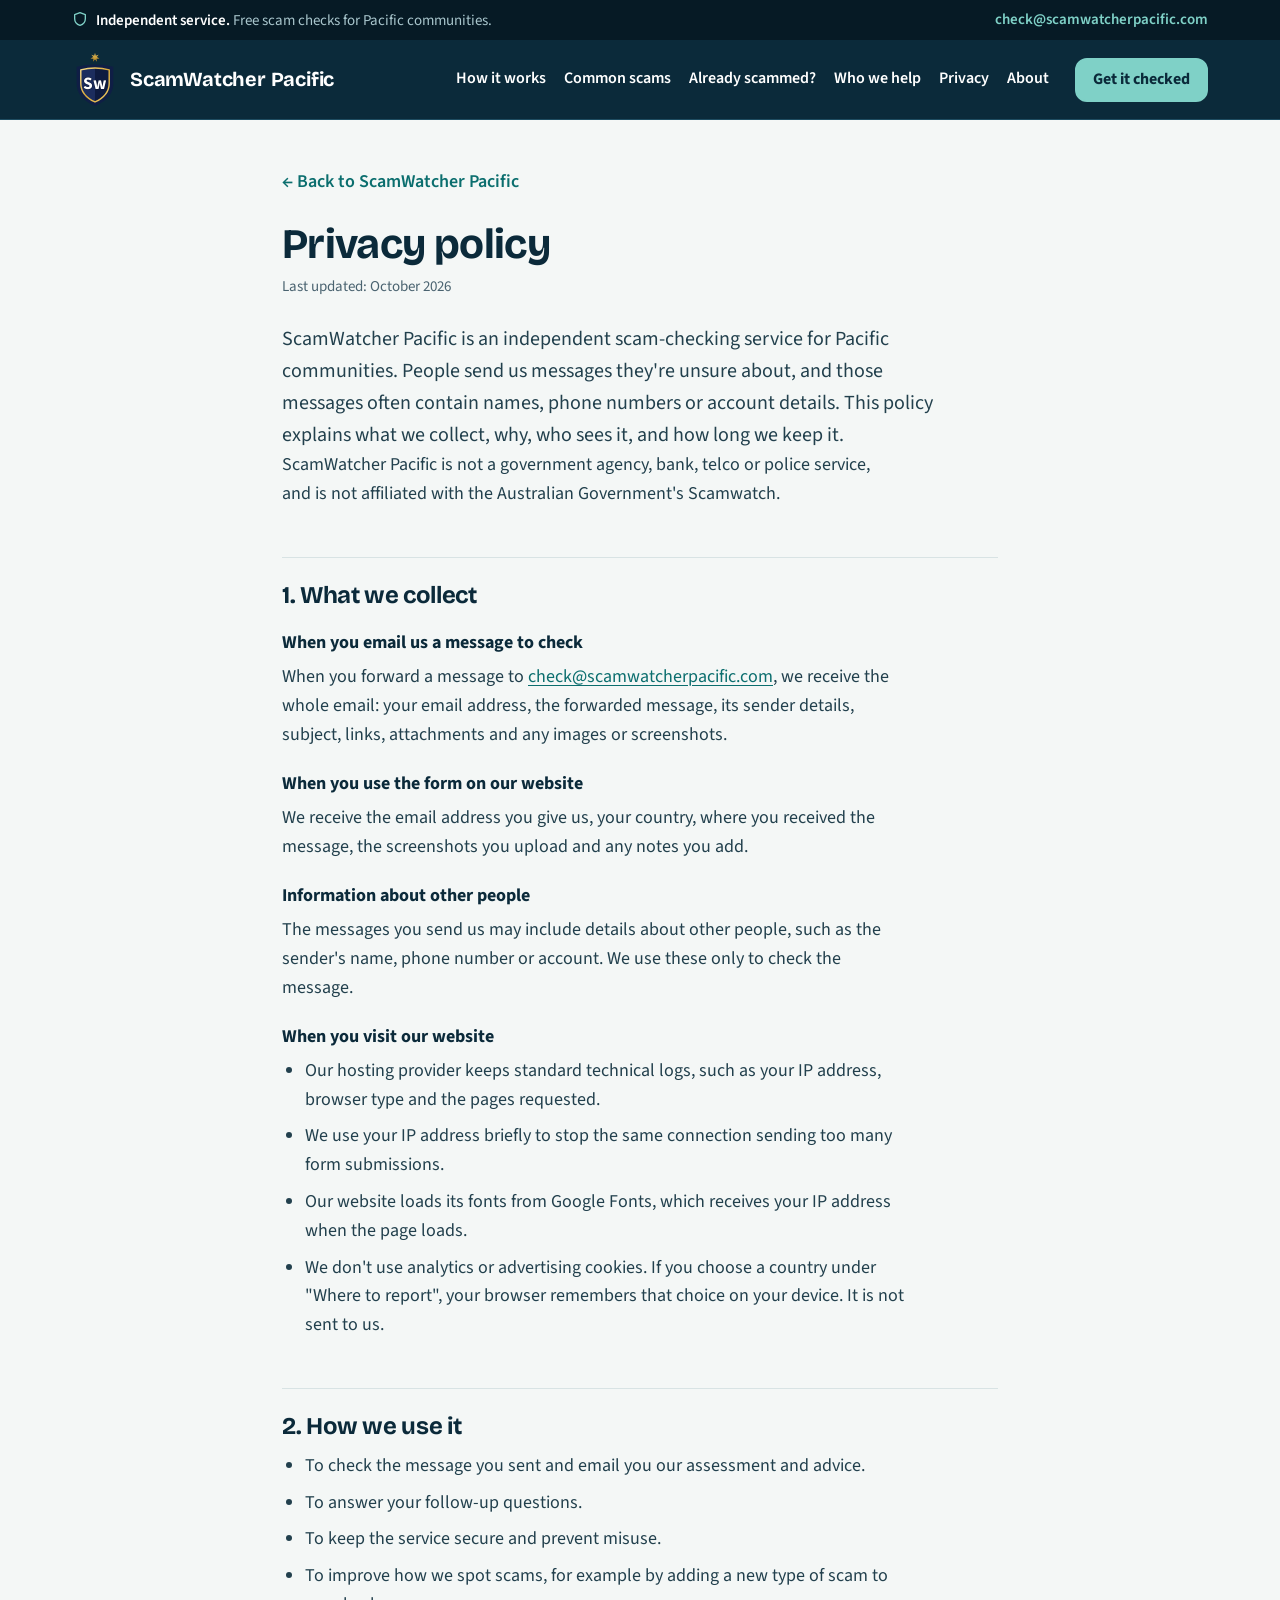
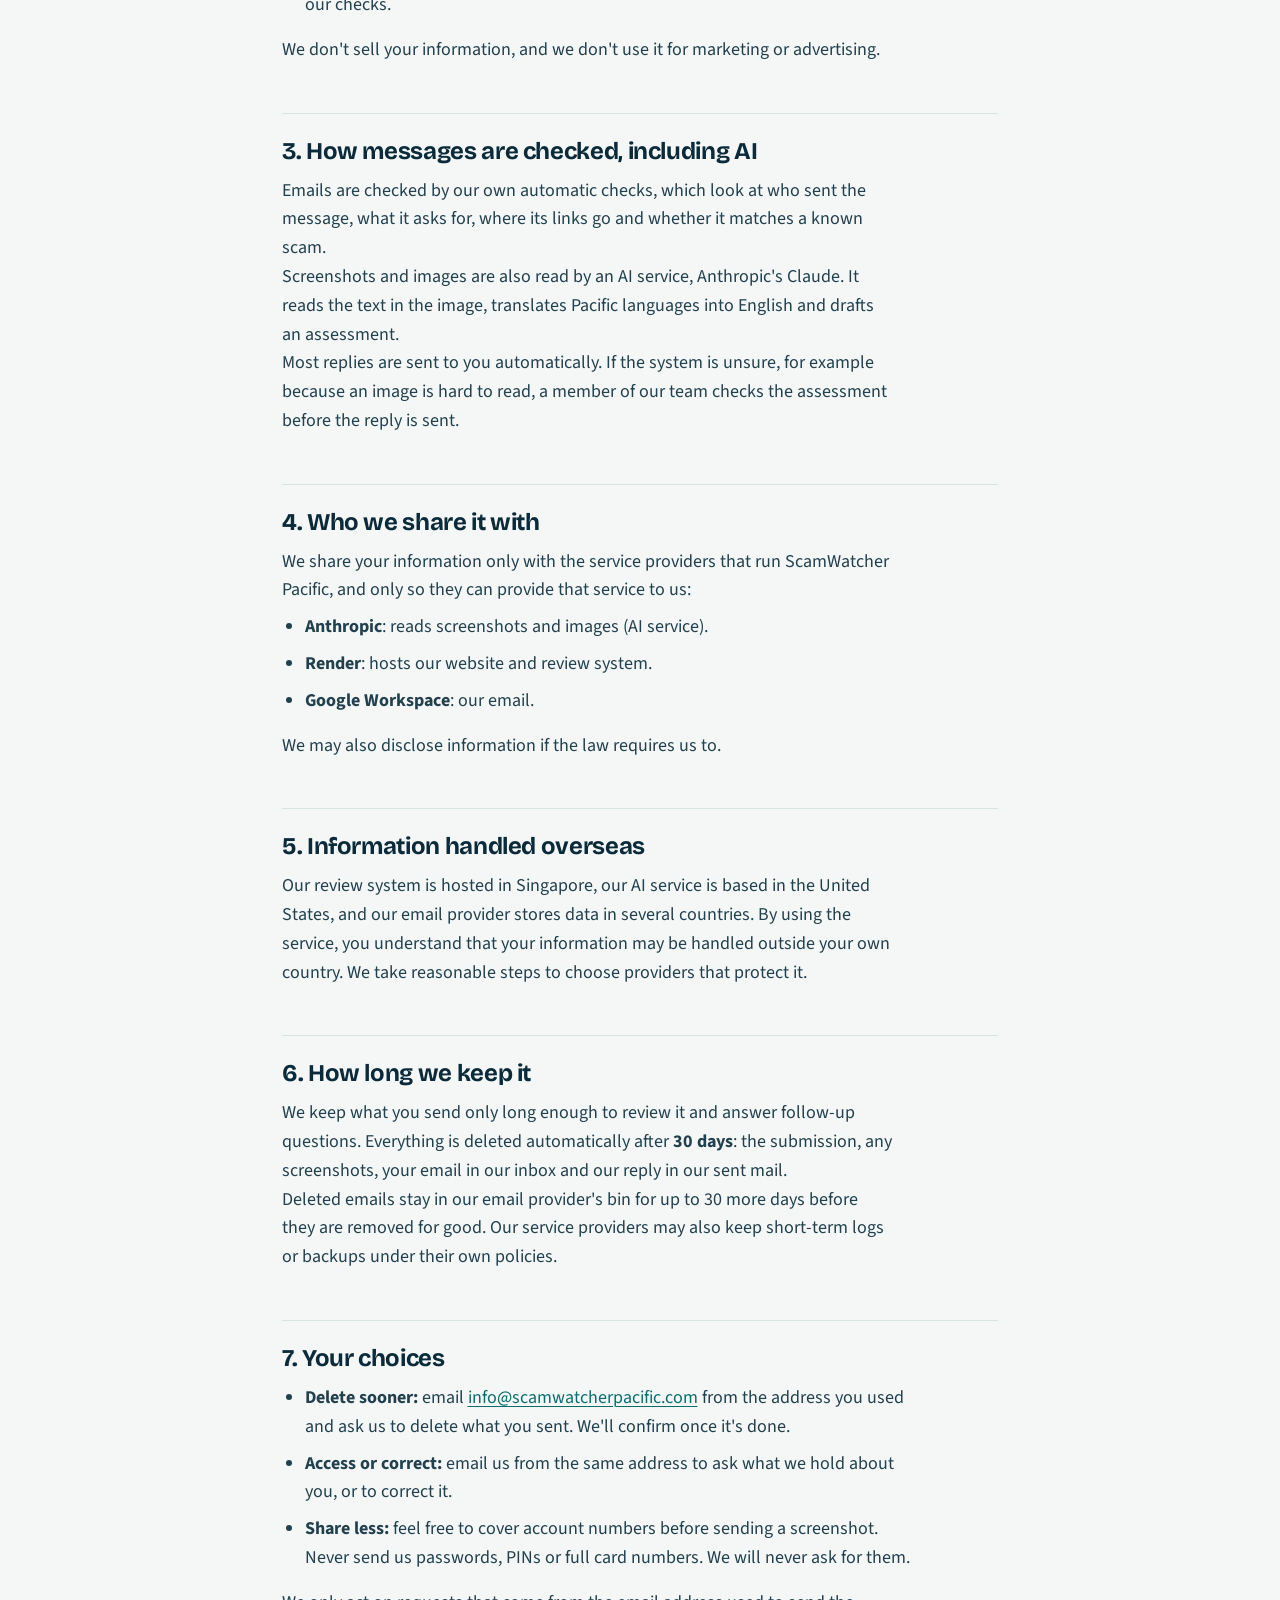
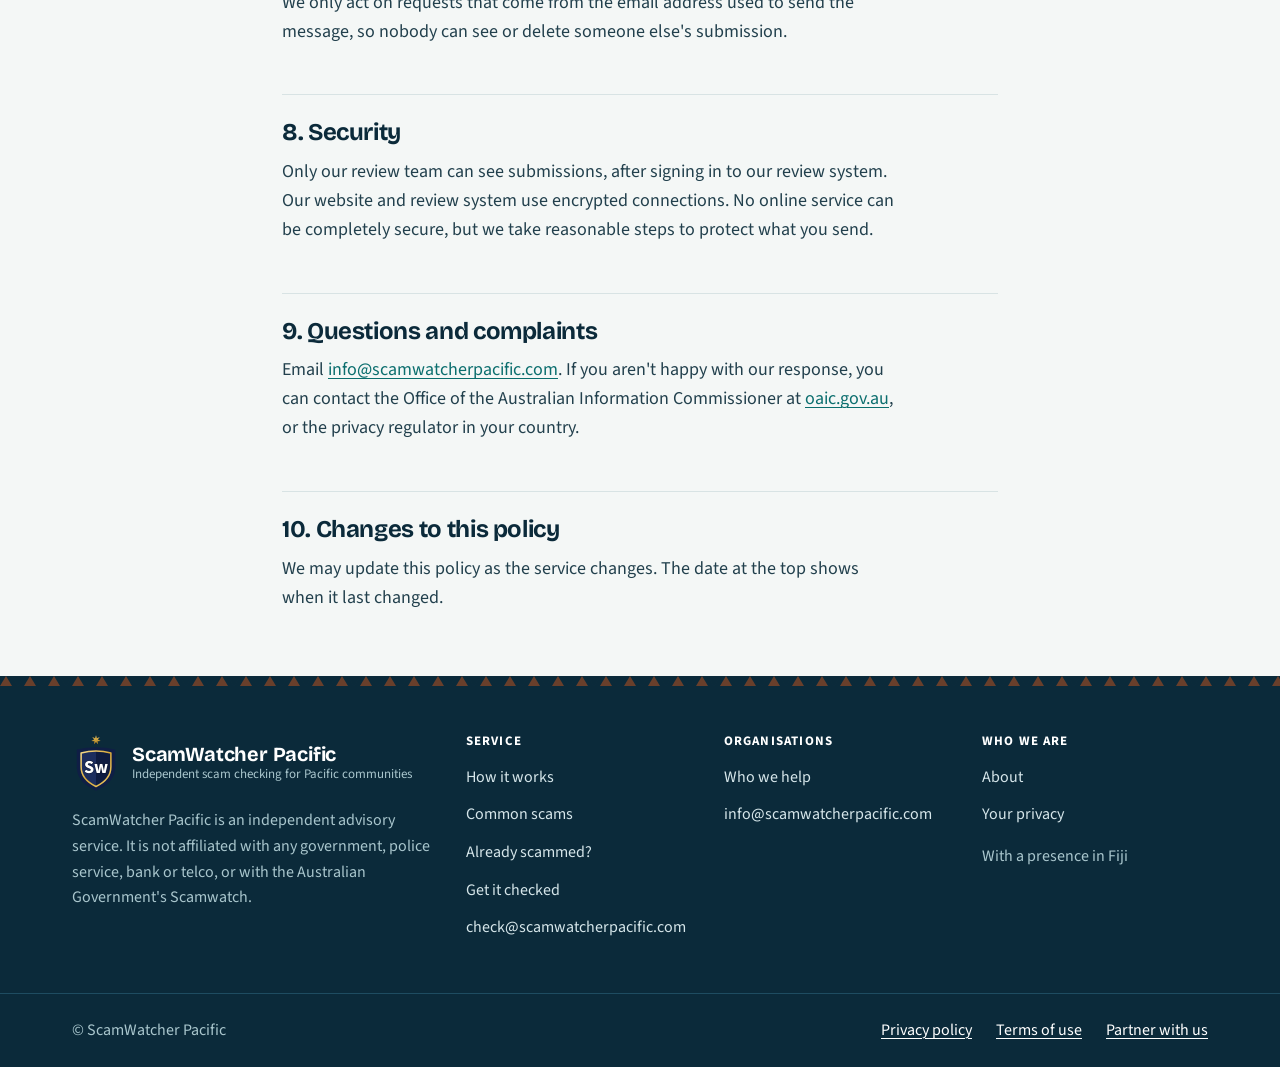
<file: site/privacy.html>
<!doctype html>
<html lang="en">
<head>
<meta charset="utf-8">
<meta name="viewport" content="width=device-width, initial-scale=1, viewport-fit=cover">
<title>Privacy policy | ScamWatcher Pacific</title>
<meta name="description" content="How ScamWatcher Pacific collects, uses, shares and deletes the messages you send us.">
<meta name="theme-color" content="#0B2A3A">
<link rel="canonical" href="https://www.scamwatcherpacific.com/privacy.html">
<!-- Link previews on Facebook, WhatsApp, Messenger and others -->
<meta property="og:type" content="website">
<meta property="og:site_name" content="ScamWatcher Pacific">
<meta property="og:url" content="https://www.scamwatcherpacific.com/privacy.html">
<meta property="og:title" content="Privacy policy | ScamWatcher Pacific">
<meta property="og:description" content="How ScamWatcher Pacific collects, uses, shares and deletes the messages you send us.">
<meta property="og:image" content="https://www.scamwatcherpacific.com/share-preview.png">
<meta property="og:image:width" content="1200">
<meta property="og:image:height" content="630">
<meta property="og:image:alt" content="ScamWatcher Pacific: Check before you click, pay or share.">
<meta property="og:locale" content="en_AU">
<meta name="twitter:card" content="summary_large_image">
<!-- Favicon: simplified shield-and-star mark (letters are too small to read at tab size) -->
<link rel="icon" href="data:image/svg+xml,%3Csvg xmlns='http://www.w3.org/2000/svg' viewBox='0 0 100 120'%3E%3Cpath d='M50 2 51.8 8.4 57.8 5.8 53.9 11.1 59.8 14.2 53.1 14.5 54.3 21 50 16 45.7 21 46.9 14.5 40.2 14.2 46.1 11.1 42.2 5.8 48.2 8.4Z' fill='%23D9A93A'/%3E%3Cpath d='M10 32Q50 22 90 32V68C90 94 72 108 50 118 28 108 10 94 10 68Z' fill='%230F1E45'/%3E%3Cpath d='M19 39Q50 31 81 39V68C81 89 67 101 50 109 33 101 19 89 19 68Z' fill='%231C2D5E' stroke='%23E2B64C' stroke-width='5'/%3E%3Cpath d='M50 33V108C67 100 81 89 81 68V39Q66 35 50 33Z' fill='%230E1B40'/%3E%3Ctext x='50' y='84' text-anchor='middle' font-family='Arial,sans-serif' font-weight='700' font-size='46' fill='%23fff'%3ES%3C/text%3E%3C/svg%3E">
<link rel="preconnect" href="https://fonts.googleapis.com">
<link rel="preconnect" href="https://fonts.gstatic.com" crossorigin>
<!-- Only the weights in use are requested; display=swap shows system text immediately on slow connections. -->
<link href="https://fonts.googleapis.com/css2?family=Bricolage+Grotesque:opsz,wght@12..96,600;12..96,700&family=Source+Sans+3:wght@400;600;700&display=swap" rel="stylesheet">
<style>
/* ==========================================================
   Design tokens
   ========================================================== */
:root{
  /* Palette: ocean navy + lagoon, with sand and coral used sparingly */
  --ocean-950:#061A25;
  --ocean:#0B2A3A;
  --ocean-2:#12384B;
  --ocean-3:#1E4C61;
  --lagoon:#7FD1C7;
  --lagoon-200:#BFE7E1;
  --lagoon-soft:#E3F2EF;
  --teal:#0B6E6E;
  --teal-dark:#085454;
  --ground:#F4F7F6;
  --surface:#FFFFFF;
  --sand:#F7EEE2;
  --sand-deep:#E8D5BC;
  --coral:#B5501E;
  --coral-ink:#8A3B12;
  --coral-soft:#FBEEE6;
  --coral-line:#EBC6B0;
  --ink:#22404D;
  --ink-strong:#0B2A3A;
  --muted:#4A6370;
  --line:#D8E3E4;
  --line-strong:#B8CCD0;
  --on-dark:#D6E6EA;
  --on-dark-muted:#A9C6CD;
  --focus:#F2B84B;

  /* Type */
  --display:'Bricolage Grotesque','Segoe UI',system-ui,-apple-system,sans-serif;
  --body:'Source Sans 3','Segoe UI',system-ui,-apple-system,sans-serif;
  --fs-2xs:.8125rem;  /* 13: labels only */
  --fs-xs:.9375rem;   /* 15 */
  --fs-sm:1rem;       /* 16 */
  --fs-base:1.125rem; /* 18: larger default for older readers */
  --fs-md:1.25rem;    /* 20 */
  --fs-lg:1.5rem;     /* 24 */
  --fs-xl:clamp(1.875rem,1.35rem + 2vw,2.625rem);
  --fs-hero:clamp(2.5rem,1.6rem + 4.2vw,4.25rem);

  /* Spacing scale (4px base) */
  --s1:4px; --s2:8px; --s3:12px; --s4:16px; --s5:24px; --s6:32px; --s7:48px; --s8:64px; --s9:96px;

  /* Shape and depth */
  --r-sm:8px; --r-md:12px; --r-lg:16px; --r-xl:24px;
  --shadow:0 1px 2px rgba(11,42,58,.06),0 6px 20px rgba(11,42,58,.05);
  --shadow-lg:0 2px 4px rgba(3,15,22,.12),0 28px 64px rgba(3,15,22,.32);

  --max:1200px;

  /* Pacific motifs as tiny inline SVG (no extra downloads) */
  /* Stick-chart inspired: swell lines with island points, after Marshallese navigation charts */
  --motif-chart:url("data:image/svg+xml,%3Csvg xmlns='http://www.w3.org/2000/svg' width='280' height='280' viewBox='0 0 280 280'%3E%3Cg fill='none' stroke='%237FD1C7' stroke-opacity='.10' stroke-width='1.2' stroke-linecap='round'%3E%3Cpath d='M0 70 Q70 30 140 70 T280 70'/%3E%3Cpath d='M0 210 Q70 170 140 210 T280 210'/%3E%3Cpath d='M40 0 L240 280'/%3E%3Cpath d='M240 0 L40 280'/%3E%3Cpath d='M140 0 V280'/%3E%3C/g%3E%3Cg fill='%237FD1C7' fill-opacity='.2'%3E%3Ccircle cx='140' cy='140' r='3.5'/%3E%3Ccircle cx='90' cy='70' r='2.5'/%3E%3Ccircle cx='190' cy='210' r='2.5'/%3E%3Ccircle cx='40' cy='210' r='2'/%3E%3Ccircle cx='240' cy='70' r='2'/%3E%3C/g%3E%3C/svg%3E");
  /* Light stick-chart for pale surfaces */
  --motif-chart-ink:url("data:image/svg+xml,%3Csvg xmlns='http://www.w3.org/2000/svg' width='280' height='280' viewBox='0 0 280 280'%3E%3Cg fill='none' stroke='%230B6E6E' stroke-opacity='.06' stroke-width='1.2' stroke-linecap='round'%3E%3Cpath d='M0 70 Q70 30 140 70 T280 70'/%3E%3Cpath d='M0 210 Q70 170 140 210 T280 210'/%3E%3Cpath d='M40 0 L240 280'/%3E%3Cpath d='M240 0 L40 280'/%3E%3C/g%3E%3C/svg%3E");
  /* Woven / tapa-inspired band: alternating triangles */
  --motif-weave:url("data:image/svg+xml,%3Csvg xmlns='http://www.w3.org/2000/svg' width='24' height='10' viewBox='0 0 24 10'%3E%3Cpath d='M0 10 L6 0 L12 10 Z' fill='%23B5501E' fill-opacity='.55'/%3E%3Cpath d='M12 0 L18 10 L24 0 Z' fill='%230B2A3A' fill-opacity='.85'/%3E%3C/svg%3E");
  --motif-weave-light:url("data:image/svg+xml,%3Csvg xmlns='http://www.w3.org/2000/svg' width='24' height='10' viewBox='0 0 24 10'%3E%3Cpath d='M0 10 L6 0 L12 10 Z' fill='%237FD1C7' fill-opacity='.55'/%3E%3Cpath d='M12 0 L18 10 L24 0 Z' fill='%23F6EBDD' fill-opacity='.35'/%3E%3C/svg%3E");
  --select-arrow:url("data:image/svg+xml,%3Csvg xmlns='http://www.w3.org/2000/svg' width='14' height='14' viewBox='0 0 24 24' fill='none' stroke='%230B2A3A' stroke-width='2.5' stroke-linecap='round' stroke-linejoin='round'%3E%3Cpath d='M6 9l6 6 6-6'/%3E%3C/svg%3E");
}

/* ==========================================================
   Base
   ========================================================== */
*,*::before,*::after{box-sizing:border-box}
html{scroll-behavior:smooth;scroll-padding-top:calc(env(safe-area-inset-top,0px) + 12px);-webkit-text-size-adjust:100%;text-size-adjust:100%}
@media (prefers-reduced-motion:reduce){
  html{scroll-behavior:auto}
  *,*::before,*::after{transition:none!important;animation:none!important}
}
body{margin:0;background:var(--ground);color:var(--ink);font-family:var(--body);font-size:var(--fs-base);line-height:1.6;padding-bottom:env(safe-area-inset-bottom,0px);overflow-x:hidden}
img,svg{max-width:100%}
a{color:var(--teal);text-underline-offset:3px;text-decoration-thickness:1px}
a:hover{color:var(--ocean)}
:focus-visible{outline:3px solid var(--focus);outline-offset:3px;border-radius:6px}
h1,h2,h3{color:var(--ink-strong);margin:0;text-wrap:balance}
h1,h2{font-family:var(--display);font-weight:700;letter-spacing:-.015em}
h2{font-size:var(--fs-xl);line-height:1.12;margin-bottom:var(--s3)}
h3{font-size:var(--fs-md);line-height:1.25;margin-bottom:var(--s2);font-weight:700}
p{margin:0}
ul,ol{margin:0;padding:0}
table{border-collapse:collapse;width:100%}
.wrap{max-width:var(--max);margin:0 auto;padding-inline:var(--s4)}
.section{padding-block:var(--s7)}
.section-head{display:grid;gap:var(--s3);margin-bottom:var(--s6)}
.section-head h2{margin-bottom:0;max-width:20ch}
.lead{color:var(--muted);font-size:var(--fs-md);max-width:620px}
.skip{position:absolute;left:-9999px;top:0;background:#fff;color:var(--ocean);padding:var(--s3) var(--s4);z-index:50;font-weight:700}
.skip:focus{left:var(--s3);top:var(--s3)}
.visually-hidden{position:absolute!important;width:1px;height:1px;padding:0;margin:-1px;overflow:hidden;clip:rect(0,0,0,0);white-space:nowrap;border:0}

/* Eyebrow labels give each section a clear, product-like index */
.eyebrow{display:inline-flex;align-items:center;gap:var(--s2);font-size:var(--fs-2xs);font-weight:700;letter-spacing:.09em;text-transform:uppercase;color:var(--teal)}
.eyebrow::before{content:"";width:20px;height:2px;background:currentColor;border-radius:2px}
.eyebrow-num{font-variant-numeric:tabular-nums;color:var(--muted)}
.on-dark .eyebrow,.eyebrow.on-dark{color:var(--lagoon)}

/* Woven band used to mark key transitions */
.weave{height:10px;background:var(--motif-weave) repeat-x left center;background-size:24px 10px}
.weave-light{background-image:var(--motif-weave-light)}
.weave-thin{height:6px;background-size:14px 6px}

/* Placeholders: visible, dashed, impossible to miss before launch */
.placeholder{display:flex;align-items:center;justify-content:center;min-height:56px;padding:var(--s2) var(--s3);border:1.5px dashed var(--line-strong);border-radius:var(--r-sm);color:var(--muted);font-size:var(--fs-2xs);font-weight:600;text-align:center;background:var(--surface)}
.ph{background:#FFF7E3;border-bottom:1.5px dashed #C9A24A;padding:0 .2em;border-radius:3px;font-weight:600;color:inherit}
.on-dark .ph,.aud-org .ph{background:rgba(242,184,75,.16);border-bottom-color:var(--focus)}

/* ==========================================================
   Buttons
   ========================================================== */
.btn{display:inline-flex;align-items:center;justify-content:center;gap:var(--s2);min-height:52px;padding:var(--s3) var(--s5);border-radius:var(--r-md);font-weight:700;text-decoration:none;font-family:inherit;font-size:var(--fs-base);line-height:1.2;cursor:pointer;border:2px solid transparent;text-align:center;transition:background-color .15s,border-color .15s,color .15s}
.btn-primary{background:var(--lagoon);color:var(--ocean);border-color:var(--lagoon)}
.btn-primary:hover{background:#9EDFD6;border-color:#9EDFD6;color:var(--ocean)}
.btn-dark{background:var(--ocean);color:#fff;border-color:var(--ocean)}
.btn-dark:hover{background:var(--teal-dark);border-color:var(--teal-dark);color:#fff}
.btn-outline{border-color:var(--lagoon);color:#fff;background:transparent}
.btn-outline:hover{background:var(--ocean-2);color:#fff}
.btn-line{border-color:var(--line-strong);color:var(--ink-strong);background:var(--surface)}
.btn-line:hover{border-color:var(--teal);color:var(--teal-dark)}
.btn-sm{min-height:44px;padding:var(--s2) var(--s4);font-size:var(--fs-sm)}
.btn svg{flex:none}
.link-arrow{display:inline-flex;align-items:center;gap:6px;font-weight:700;text-decoration:none}
.link-arrow:hover{text-decoration:underline}

/* ==========================================================
   Independence bar + header
   ========================================================== */
.util{background:var(--ocean-950);color:var(--on-dark-muted);font-size:var(--fs-xs);padding-top:env(safe-area-inset-top,0px)}
.util .wrap{display:flex;flex-wrap:wrap;align-items:center;justify-content:space-between;gap:var(--s1) var(--s5);padding-block:var(--s2)}
.util p{display:flex;align-items:flex-start;gap:var(--s2);line-height:1.4}
.util p svg{flex:none;margin-top:1px}
.util strong{color:#fff;font-weight:600}
.util a{color:var(--lagoon);font-weight:600;text-decoration:none;display:none}
.util a:hover{color:#fff;text-decoration:underline}

.site-header{background:var(--ocean);color:#fff;border-bottom:1px solid var(--ocean-3);position:relative;z-index:20}
.header-inner{display:flex;flex-wrap:wrap;align-items:center;justify-content:space-between;gap:var(--s3) var(--s4);padding-block:var(--s3)}
.brand{display:flex;align-items:center;gap:var(--s3);color:#fff;text-decoration:none;min-width:0}
.brand:hover{color:#fff}
.brand svg{flex:none}
.brand-name{display:block;font-family:var(--display);font-weight:700;font-size:var(--fs-md);line-height:1.15;letter-spacing:-.01em}
.brand-tag{display:block;font-size:.8125rem;color:var(--on-dark-muted);line-height:1.3}
/* Keep the full desktop nav on one row; the tagline stays in the footer and the independence bar */
@media (min-width:1200px){.site-header .brand-tag{display:none}}
.menu-btn{display:none;align-items:center;gap:var(--s2);min-height:44px;padding:var(--s2) var(--s3);border:1px solid var(--ocean-3);border-radius:var(--r-sm);background:var(--ocean-2);color:#fff;font:inherit;font-size:var(--fs-sm);font-weight:600;cursor:pointer}
.menu-btn .bar-close{display:none}
.menu-btn[aria-expanded="true"] .bar-open{display:none}
.menu-btn[aria-expanded="true"] .bar-close{display:block}
.nav{display:flex;flex-wrap:wrap;align-items:center;gap:var(--s1) var(--s5);width:100%}
.nav a:not(.btn){color:#fff;text-decoration:none;font-weight:600;font-size:var(--fs-sm);padding:var(--s3) 0;border-bottom:2px solid transparent}
.nav a:not(.btn):hover{border-bottom-color:var(--lagoon);color:#fff}
.nav .btn{margin-left:auto}
/* With JS, the small-screen nav collapses behind an accessible toggle. Without JS it simply stays open. */
@media (max-width:1199px){
  .js .menu-btn{display:inline-flex}
  .js .nav{display:none;flex-direction:column;align-items:stretch;gap:0;padding-bottom:var(--s3)}
  .js .nav.open{display:flex}
  .js .nav a:not(.btn){padding:var(--s3) 0;border-bottom:1px solid var(--ocean-3)}
  .js .nav .btn{margin:var(--s4) 0 0}
}

/* ==========================================================
   Hero: the promise and the submission flow, side by side
   ========================================================== */
.hero{position:relative;color:#fff;padding-top:var(--s7);overflow:hidden;background:radial-gradient(900px 520px at 88% -8%,rgba(127,209,199,.16),transparent 62%),radial-gradient(700px 420px at -10% 110%,rgba(181,80,30,.10),transparent 60%),var(--ocean)}
.hero::before{content:"";position:absolute;inset:0;background:var(--motif-chart);background-size:280px 280px;pointer-events:none}
.hero-grid{position:relative;display:grid;gap:var(--s6);grid-template-areas:"intro" "console" "flags"}
.hero-intro{grid-area:intro}
.hero-flags{grid-area:flags}
.console{grid-area:console}
.hero-kicker{display:inline-flex;align-items:center;gap:var(--s2);color:var(--lagoon);font-weight:700;font-size:var(--fs-sm);margin-bottom:var(--s4);padding:6px var(--s3) 6px var(--s2);border:1px solid rgba(127,209,199,.35);border-radius:999px;background:rgba(127,209,199,.08)}
.hero h1{color:#fff;font-size:var(--fs-hero);line-height:1.02;margin-bottom:var(--s5);max-width:13ch;letter-spacing:-.025em}
.hero h1 em{font-style:normal;color:var(--lagoon)}
.hero-text{font-size:var(--fs-md);color:var(--on-dark);max-width:540px;margin-bottom:var(--s6)}
.actions{display:flex;flex-wrap:wrap;gap:var(--s3)}
.actions .btn{flex:1 1 240px}

.hero-flags{border-top:1px solid var(--ocean-3);padding-top:var(--s5)}
.flags-title{font-family:var(--display);font-weight:700;font-size:var(--fs-md);margin-bottom:var(--s4);color:#fff}
.flags{list-style:none;display:grid;gap:var(--s3)}
.flags li{display:flex;gap:var(--s3);align-items:flex-start;color:var(--on-dark);line-height:1.45}
.flags .ico{flex:none;width:36px;height:36px;border-radius:50%;background:rgba(127,209,199,.12);border:1px solid rgba(127,209,199,.22);display:flex;align-items:center;justify-content:center}
.wave{display:block;width:100%;height:56px;margin-top:var(--s7)}

/* Submission console */
.console{position:relative;background:var(--surface);color:var(--ink);border-radius:var(--r-xl);box-shadow:var(--shadow-lg);overflow:hidden;border:1px solid rgba(127,209,199,.4);align-self:start}
.console-head{display:flex;flex-wrap:wrap;align-items:center;justify-content:space-between;gap:var(--s2) var(--s3);padding:var(--s4) var(--s5);border-bottom:1px solid var(--line);background:var(--surface)}
.console-head h2{font-size:1.5rem;margin:0;letter-spacing:-.01em}
.chip{display:inline-flex;align-items:center;gap:6px;padding:4px 10px;border-radius:999px;font-size:var(--fs-2xs);font-weight:700;letter-spacing:.02em;background:var(--lagoon-soft);color:var(--teal-dark);border:1px solid var(--lagoon-200);white-space:nowrap}
.chip .dot{width:7px;height:7px;border-radius:50%;background:var(--teal)}
.console-sub{padding:var(--s4) var(--s5) 0;color:var(--muted);font-size:var(--fs-sm)}
.route{margin:var(--s4) var(--s5) 0;padding:var(--s4);border:1px solid var(--line);border-radius:var(--r-md);background:var(--ground)}
.route-label{display:flex;align-items:center;gap:var(--s2);font-size:var(--fs-2xs);font-weight:700;letter-spacing:.08em;text-transform:uppercase;color:var(--muted);margin-bottom:var(--s2)}
.route-num{display:inline-flex;align-items:center;justify-content:center;width:22px;height:22px;border-radius:50%;background:var(--ocean);color:var(--lagoon);font-size:.75rem;letter-spacing:0}
.route-row{display:flex;flex-wrap:wrap;align-items:center;gap:var(--s2) var(--s3);justify-content:space-between}
.route-email{font-size:var(--fs-md);font-weight:700;overflow-wrap:break-word;color:var(--teal-dark)}
.route-email:hover{color:var(--ocean)}
.copy-btn{display:none}
.has-clipboard .copy-btn{display:inline-flex}
.hp{position:absolute!important;left:-9999px;width:1px;height:1px;overflow:hidden}
.form-result{padding:var(--s3) var(--s4);border-radius:var(--r-sm);font-size:var(--fs-sm);line-height:1.45;border:1px solid var(--line);background:var(--ground);color:var(--ink-strong)}
.form-result.is-ok{background:var(--lagoon-soft);border-color:var(--lagoon-200);color:var(--teal-dark)}
.form-result.is-error{background:var(--coral-soft);border-color:var(--coral-line);color:var(--coral-ink)}
.form-result strong{display:block}
.field-hint{margin:2px 0 0;font-size:var(--fs-xs);color:var(--muted)}
.copy-status{font-size:var(--fs-xs);color:var(--teal-dark);font-weight:600;min-height:1.2em}
.or{display:flex;align-items:center;gap:var(--s3);margin:var(--s4) var(--s5) 0;color:var(--muted);font-size:var(--fs-2xs);font-weight:700;letter-spacing:.08em;text-transform:uppercase}
.or::before,.or::after{content:"";flex:1;height:1px;background:var(--line)}
.check-form{padding:var(--s4) var(--s5) var(--s5);display:flex;flex-direction:column;gap:var(--s2)}
.check-form .route-label{margin-bottom:0}
.field-row{display:grid;gap:var(--s2) var(--s4)}
.field{display:flex;flex-direction:column;gap:6px;margin-top:var(--s2)}
.check-form label{font-weight:600;color:var(--ink-strong);font-size:var(--fs-sm)}
.check-form .opt{font-weight:400;color:var(--muted)}
.check-form input[type=email],.check-form input[type=text],.check-form select,.check-form textarea{min-height:52px;border-radius:var(--r-sm);border:1px solid var(--line-strong);background:#fff;padding:var(--s3) var(--s4);font:inherit;font-size:var(--fs-sm);color:var(--ocean);width:100%;transition:border-color .15s,box-shadow .15s}
.check-form input:hover,.check-form select:hover,.check-form textarea:hover{border-color:#8FAAB1}
.check-form input:focus,.check-form select:focus,.check-form textarea:focus{border-color:var(--teal);box-shadow:0 0 0 3px rgba(11,110,110,.15)}
.check-form select{appearance:none;-webkit-appearance:none;background:#fff var(--select-arrow) no-repeat right 14px center;padding-right:40px}
.check-form textarea{min-height:96px;resize:vertical}
.check-form input[type=file]{font:inherit;font-size:var(--fs-sm);color:var(--muted);padding:var(--s3);border:1.5px dashed var(--line-strong);border-radius:var(--r-sm);width:100%;background:var(--ground)}
.check-form input[type=file]::file-selector-button{font:inherit;font-weight:600;margin-right:var(--s3);padding:var(--s2) var(--s4);border-radius:var(--r-sm);border:0;background:var(--lagoon-soft);color:var(--ocean);cursor:pointer}
.alert{display:flex;gap:var(--s3);align-items:flex-start;margin-top:var(--s4);padding:var(--s3) var(--s4);background:var(--coral-soft);border:1px solid var(--coral-line);border-left:4px solid var(--coral);border-radius:var(--r-sm);color:var(--coral-ink);font-size:var(--fs-sm);line-height:1.45}
.alert svg{flex:none;margin-top:2px}
.alert strong{display:block;color:var(--coral-ink)}
.check-form .btn{margin-top:var(--s3);width:100%}
.form-foot{font-size:var(--fs-xs);color:var(--muted);text-align:center}

/* ==========================================================
   Assurance: independence statement + service facts
   ========================================================== */
.assurance{position:relative;margin-top:calc(-1 * var(--s3))}
.trust{background:var(--surface);border:1px solid var(--line);border-radius:var(--r-lg);box-shadow:var(--shadow);overflow:hidden}
.trust-grid{display:grid}
.trust-main{display:flex;flex-direction:column;gap:var(--s4);padding:var(--s5)}
.trust-main .ico{flex:none;width:48px;height:48px;border-radius:var(--r-md);background:var(--lagoon-soft);display:flex;align-items:center;justify-content:center}
.trust-main h2{font-size:var(--fs-lg);margin:0}
.trust-main strong{color:var(--ink-strong)}
.trust-main p{color:var(--ink)}
.facts{padding:var(--s2) var(--s5) var(--s5);border-top:1px solid var(--line)}
.facts caption{text-align:left;padding:var(--s4) 0 var(--s2);font-size:var(--fs-2xs);font-weight:700;letter-spacing:.08em;text-transform:uppercase;color:var(--muted)}
.facts th,.facts td{text-align:left;vertical-align:top;padding:var(--s3) 0;border-top:1px solid var(--line);font-size:var(--fs-sm)}
.facts tr:first-child th,.facts tr:first-child td{border-top:0}
.facts th{font-weight:600;color:var(--muted);width:42%;padding-right:var(--s4)}
.facts td{color:var(--ink-strong);font-weight:600}
.trust-slots{list-style:none;margin:0;display:grid;grid-template-columns:repeat(auto-fit,minmax(220px,1fr));gap:var(--s3);padding:var(--s4) var(--s5);background:var(--ground);border-top:1px solid var(--line)}
.point{display:flex;gap:var(--s3);align-items:flex-start;padding:var(--s3);background:var(--surface);border:1px solid var(--line);border-radius:var(--r-sm)}
.point-ico{flex:none;width:50px;height:50px;border-radius:var(--r-md);background:var(--lagoon-soft);display:flex;align-items:center;justify-content:center}
.point-text{display:flex;flex-direction:column;gap:2px;font-size:var(--fs-xs);line-height:1.45;color:var(--muted)}
.point-text strong{font-family:var(--display);font-weight:700;font-size:var(--fs-sm);color:var(--ink-strong)}

/* ==========================================================
   Cards and grids
   ========================================================== */
.grid{display:grid;gap:var(--s4)}
.card{background:var(--surface);border:1px solid var(--line);border-radius:var(--r-lg);padding:var(--s5);box-shadow:var(--shadow)}
.card p{color:var(--ink)}

/* How it works: connected stepper, like a voyaging route */
.steps{list-style:none;position:relative}
.step{position:relative;display:flex;flex-direction:column;gap:var(--s2)}
.step-top{display:flex;align-items:center;gap:var(--s3);margin-bottom:var(--s3)}
.step-num{flex:none;width:44px;height:44px;border-radius:50%;background:var(--ocean);color:var(--lagoon);display:flex;align-items:center;justify-content:center;font-family:var(--display);font-weight:700;font-size:var(--fs-md,1.25rem)}
.step-label{margin-left:auto;padding:3px 10px;border-radius:999px;background:var(--lagoon-soft);color:#0B6E6E;font-size:var(--fs-2xs);font-weight:700;letter-spacing:.06em;text-transform:uppercase}
.step-label.us{background:var(--ocean);color:var(--lagoon)}
.step h3{margin-bottom:0}
.checklist{list-style:none;display:grid;gap:var(--s2);margin-top:var(--s3);padding-top:var(--s3);border-top:1px solid var(--line)}
.checklist li{display:flex;gap:var(--s2);align-items:flex-start;font-size:var(--fs-sm);color:var(--ink)}
.checklist svg{flex:none;margin-top:4px}

/* Scam library modules */
.scam{display:flex;flex-direction:column;gap:var(--s3);transition:border-color .15s}
.scam:hover{border-color:var(--line-strong)}
.scam-top{display:flex;align-items:center;justify-content:space-between;gap:var(--s3)}
.scam-ico{width:48px;height:48px;border-radius:var(--r-md);background:var(--lagoon-soft);display:flex;align-items:center;justify-content:center}
.tag{display:inline-flex;align-items:center;padding:3px 10px;border-radius:999px;border:1px solid var(--line);background:var(--ground);font-size:var(--fs-2xs);font-weight:700;color:var(--muted);letter-spacing:.02em}
.scam h3{margin-bottom:0}
.scam-pattern{color:var(--ink)}
.safe{margin-top:auto;padding-top:var(--s3);border-top:1px dashed var(--line-strong);display:flex;gap:var(--s2);align-items:flex-start;font-size:var(--fs-sm);color:var(--ink-strong)}
.safe svg{flex:none;margin-top:3px}
.safe b{color:var(--teal-dark)}

/* ==========================================================
   Already scammed: incident response playbook
   ========================================================== */
.help-panel{background:var(--sand);border:1px solid var(--sand-deep);border-radius:var(--r-xl);overflow:hidden}
.help-body{display:grid;gap:var(--s6);padding:var(--s6) var(--s5)}
.help-kicker{display:inline-flex;align-items:center;gap:var(--s2);color:var(--coral-ink);font-weight:700;font-size:var(--fs-2xs);letter-spacing:.09em;text-transform:uppercase;margin-bottom:var(--s3)}
.help-intro h2{max-width:16ch}
.help-intro p{font-size:var(--fs-md)}
.help-intro .btn{margin-top:var(--s5)}
.playbook{list-style:none;display:grid;gap:var(--s3)}
.playbook li{background:var(--surface);border:1px solid var(--sand-deep);border-radius:var(--r-md);padding:var(--s4) var(--s5);display:flex;gap:var(--s4);align-items:flex-start}
.help-num{flex:none;width:36px;height:36px;border-radius:50%;background:var(--coral);color:#fff;font-weight:700;display:flex;align-items:center;justify-content:center;font-variant-numeric:tabular-nums}
.playbook strong{display:block;color:var(--ink-strong);font-size:var(--fs-md);line-height:1.3;margin-bottom:2px}
.playbook p{color:var(--ink)}
.report{padding:0 var(--s5) var(--s6)}
.report-card{background:var(--surface);border:1px solid var(--sand-deep);border-radius:var(--r-md);overflow:hidden}
.report-card h3{padding:var(--s4) var(--s5) var(--s1);margin:0;font-size:var(--fs-md)}
.report-card > p{padding:0 var(--s5) var(--s4);color:var(--muted);font-size:var(--fs-sm)}
.report-pick{display:flex;flex-wrap:wrap;align-items:center;gap:var(--s2) var(--s3);padding:0 var(--s5) var(--s4)}
.report-pick label{font-weight:600;color:var(--ink-strong);font-size:var(--fs-sm)}
.report-pick select{min-height:44px;min-width:220px;max-width:100%;padding:8px 36px 8px 12px;border:1.5px solid var(--line-strong);border-radius:var(--r-sm);background:var(--surface);font:inherit;color:var(--ink-strong)}
.report-list{border-top:1px solid var(--sand-deep)}
.report-country{padding:var(--s4) var(--s5);border-bottom:1px solid var(--sand-deep)}
.report-country h4{margin:0 0 var(--s2);font-family:var(--display);font-size:var(--fs-sm);color:var(--ink-strong)}
.report-country dl{margin:0;display:grid;gap:var(--s2)}
.report-country dl div{display:grid;grid-template-columns:minmax(0,15em) minmax(0,1fr);gap:var(--s3)}
.report-country dt{color:var(--muted);font-size:var(--fs-xs)}
.report-country dd{margin:0;font-weight:600;color:var(--ink-strong);font-size:var(--fs-sm);overflow-wrap:anywhere}
.report-country a{color:#0B6E6E}
.js .report-country{display:none}
.js .report-country.is-shown{display:block;border-bottom:0}
.js .report-list:not(.has-choice){border-top:0}
.report-pick.js-only{display:none}
.js .report-pick.js-only{display:flex}
.report-note{padding:var(--s3) var(--s5) var(--s4);margin:0;color:var(--muted);font-size:var(--fs-2xs);border-top:1px solid var(--sand-deep);background:#FBF5EC}
@media (max-width:639px){
  .report-country dl div{grid-template-columns:1fr;gap:0}
  .report-pick select{width:100%}
}

/* ==========================================================
   Who we help: service tiers by audience
   ========================================================== */
.tier-group + .tier-group{margin-top:var(--s7)}
.tier-head{display:flex;flex-wrap:wrap;align-items:baseline;justify-content:space-between;gap:var(--s2) var(--s4);padding-bottom:var(--s3);margin-bottom:var(--s4);border-bottom:1px solid var(--line-strong)}
.tier-head h3{font-family:var(--display);font-size:var(--fs-lg);margin:0}
.tier-head p{color:var(--muted);font-size:var(--fs-sm)}
.tier-head code{font-family:inherit;font-weight:700;color:var(--teal-dark)}
.audience{list-style:none}
.aud{display:flex;flex-direction:column;gap:var(--s3);height:100%}
.aud-top{display:flex;align-items:center;justify-content:space-between;gap:var(--s3)}
.aud-ico{width:52px;height:52px;border-radius:var(--r-md);display:flex;align-items:center;justify-content:center}
.aud h4{font-family:var(--display);font-size:var(--fs-lg);line-height:1.2;margin:0;color:var(--ink-strong);letter-spacing:-.01em}
.aud-desc{font-size:var(--fs-md);line-height:1.45}
.incl{list-style:none;display:grid;gap:var(--s2);padding-top:var(--s3);border-top:1px solid var(--line);font-size:var(--fs-sm)}
.incl li{display:flex;gap:var(--s2);align-items:flex-start}
.incl svg{flex:none;margin-top:4px}
.aud-cta{margin-top:auto;padding-top:var(--s4);display:flex;flex-direction:column;gap:var(--s3)}
.aud-cta .btn{width:100%}
.aud-community .aud-ico{background:var(--lagoon-soft)}
.chip-free{background:var(--lagoon-soft)}
.aud-org{background:var(--ocean);border-color:var(--ocean);color:var(--on-dark);position:relative;overflow:hidden}
.aud-org::before{content:"";position:absolute;inset:0;background:var(--motif-chart);background-size:280px 280px;opacity:.6;pointer-events:none}
.aud-org > *{position:relative}
.aud-org h4{color:#fff}
.aud-org p,.aud-org li{color:var(--on-dark)}
.aud-org .incl{border-top-color:var(--ocean-3)}
.aud-org .aud-ico{background:var(--ocean-2);border:1px solid var(--ocean-3)}
.aud-org .chip{background:var(--ocean-2);border-color:var(--ocean-3);color:var(--lagoon)}
.aud-org .chip .dot{background:var(--lagoon)}
.aud-org a:not(.btn){color:var(--lagoon)}
.aud-org a:not(.btn):hover{color:#fff}

/* Contact routing */
.routing{margin-top:var(--s6);background:var(--surface);border:1px solid var(--line);border-radius:var(--r-lg);box-shadow:var(--shadow);overflow:hidden}
.routing-head{padding:var(--s4) var(--s5);border-bottom:1px solid var(--line);display:flex;flex-wrap:wrap;justify-content:space-between;gap:var(--s2) var(--s4);align-items:baseline}
.routing-head h3{margin:0;font-size:var(--fs-md)}
.routing-head p{color:var(--muted);font-size:var(--fs-sm)}
.routing-grid{display:grid}
.route-opt{display:flex;flex-direction:column;gap:var(--s2);padding:var(--s5)}
.route-opt + .route-opt{border-top:1px solid var(--line)}
.route-opt .route-label{margin:0}
.route-opt a.big{font-size:var(--fs-md);font-weight:700;overflow-wrap:break-word}
.route-opt p{color:var(--ink);font-size:var(--fs-sm)}

/* ==========================================================
   Privacy and data handling
   ========================================================== */
.privacy-layout{display:grid;gap:var(--s6)}
.privacy-intro .lead{margin-top:var(--s3)}
.never{margin-top:var(--s5);background:var(--coral-soft);border:1px solid var(--coral-line);border-radius:var(--r-lg);padding:var(--s5)}
.never h3{display:flex;align-items:center;gap:var(--s2);color:var(--coral-ink);font-size:var(--fs-md)}
.never ul{list-style:none;display:flex;flex-wrap:wrap;gap:var(--s2);margin:var(--s3) 0}
.never li{padding:4px 12px;border-radius:999px;background:var(--surface);border:1px solid var(--coral-line);color:var(--coral-ink);font-weight:700;font-size:var(--fs-sm)}
.never p{color:var(--coral-ink);font-size:var(--fs-sm)}
.data-table{background:var(--surface);border:1px solid var(--line);border-radius:var(--r-lg);box-shadow:var(--shadow);overflow:hidden}
.data-table caption{text-align:left;padding:var(--s4) var(--s5);font-family:var(--display);font-weight:700;font-size:var(--fs-md);color:var(--ink-strong);background:var(--surface);border:1px solid var(--line);border-bottom:0;border-radius:var(--r-lg) var(--r-lg) 0 0}
.data-table th,.data-table td{text-align:left;vertical-align:top;padding:var(--s4) var(--s5);border-top:1px solid var(--line)}
.data-table th{width:34%;font-size:var(--fs-sm);color:var(--ink-strong);font-weight:700}
.data-table th span{display:flex;align-items:center;gap:var(--s2)}
.data-table th svg{flex:none}
.data-table td{font-size:var(--fs-sm);color:var(--ink)}
.data-table td strong{display:block;color:var(--ink-strong);font-size:var(--fs-base)}
.data-wrap{border-radius:var(--r-lg);box-shadow:var(--shadow)}
.data-wrap table{background:var(--surface);border:1px solid var(--line);border-top:0;border-radius:0 0 var(--r-lg) var(--r-lg)}
.policy-link{margin-top:var(--s4);font-size:var(--fs-sm);color:var(--muted)}
@media (max-width:639px){
  .data-table th,.data-table td{display:block;width:100%}
  .data-table td{border-top:0;padding-top:0}
}

/* ==========================================================
   About
   ========================================================== */
.about-card{position:relative;background:var(--surface);border:1px solid var(--line);border-radius:var(--r-xl);box-shadow:var(--shadow);padding:var(--s6) var(--s5);display:flex;flex-wrap:wrap;gap:var(--s6);align-items:center;overflow:hidden}
.about-card::before{content:"";position:absolute;inset:0;background:var(--motif-chart-ink);background-size:280px 280px;pointer-events:none}
.about-card > *{position:relative}
.photo{flex:none;width:144px;height:144px;border-radius:50%;background:var(--lagoon-soft);border:2px dashed var(--line-strong);color:var(--teal-dark);display:flex;align-items:center;justify-content:center;text-align:center;font-size:var(--fs-xs);font-weight:600;padding:var(--s3)}
.photo-logo{border:2px solid var(--lagoon-200);padding:0}
.footer-note{margin:var(--s3) 0 0;color:var(--on-dark-muted);font-size:var(--fs-sm)}
.about-copy{flex:1 1 420px;min-width:0}
.about-copy h2{margin-top:var(--s2)}
.about-copy p+p{margin-top:var(--s3)}
.about-lead{font-family:var(--display);font-weight:600;font-size:var(--fs-md);color:var(--teal-dark);margin-top:calc(-1 * var(--s2))}
.meta{color:var(--muted);padding-top:var(--s3);border-top:1px solid var(--line)}

/* ==========================================================
   Footer
   ========================================================== */
.site-footer{background:var(--ocean);color:var(--on-dark-muted);font-size:var(--fs-sm)}
.footer-grid{display:grid;gap:var(--s6);padding-block:var(--s7)}
.footer-brand p{max-width:440px;margin-top:var(--s4)}
.footer-col h2{font-family:var(--body);font-size:var(--fs-2xs);font-weight:700;color:#fff;margin-bottom:var(--s3);letter-spacing:.09em;text-transform:uppercase}
.footer-col ul{list-style:none;display:flex;flex-direction:column;gap:var(--s1)}
.footer-col a{color:var(--on-dark);text-decoration:none;display:inline-block;padding-block:var(--s1);overflow-wrap:break-word}
.footer-col a:hover{color:#fff;text-decoration:underline}
.footer-col .placeholder{background:transparent;border-color:var(--ocean-3);color:var(--on-dark-muted);justify-content:flex-start;min-height:44px;margin-top:var(--s2)}
.footer-bottom{border-top:1px solid var(--ocean-3)}
.footer-bottom .wrap{display:flex;flex-wrap:wrap;gap:var(--s3) var(--s6);justify-content:space-between;align-items:center;padding-block:var(--s5)}
.footer-bottom nav{display:flex;flex-wrap:wrap;gap:var(--s2) var(--s5)}
.footer-bottom a{color:#fff}
.footer-bottom a:hover{color:var(--lagoon)}

/* ==========================================================
   Larger screens (mobile-first)
   ========================================================== */
@media (min-width:640px){
  .wrap{padding-inline:var(--s6)}
  .section{padding-block:var(--s8)}
  .grid-2{grid-template-columns:repeat(2,minmax(0,1fr))}
  .field-row{grid-template-columns:repeat(2,minmax(0,1fr))}
  .help-body{padding:var(--s7)}
  .report{padding:0 var(--s7) var(--s7)}
  .about-card{padding:var(--s7)}
  .trust-main{padding:var(--s6)}
  .facts{padding:var(--s2) var(--s6) var(--s5)}
  .trust-slots{padding:var(--s4) var(--s6)}
  .routing-grid{grid-template-columns:repeat(2,minmax(0,1fr))}
  .route-opt + .route-opt{border-top:0;border-left:1px solid var(--line)}
  .footer-grid{grid-template-columns:repeat(2,minmax(0,1fr))}
  .actions .btn{flex:0 1 auto}
  .util a{display:inline}
}
@media (min-width:900px){
  html{scroll-padding-top:88px}
  .site-header{position:sticky;top:0}
  .hero{padding-top:var(--s8)}
  .hero-grid{grid-template-columns:minmax(0,1.1fr) minmax(0,1fr);grid-template-rows:auto 1fr;grid-template-areas:"intro console" "flags console";gap:var(--s6) var(--s8)}
  .hero-flags{align-self:start}
  .flags{grid-template-columns:repeat(2,minmax(0,1fr));gap:var(--s4) var(--s5)}
  .hero .to-form{display:none}
  .section-head{grid-template-columns:minmax(0,1fr) minmax(0,1fr);align-items:end;gap:var(--s7)}
  .section-head .eyebrow{grid-column:1 / -1;margin-bottom:calc(-1 * var(--s4))}
  .section-head .lead{justify-self:end}
  .trust-grid{grid-template-columns:minmax(0,1fr) minmax(0,1.15fr)}
  .facts{border-top:0;border-left:1px solid var(--line);padding:var(--s2) var(--s6) var(--s5)}
  .grid-3{grid-template-columns:repeat(3,minmax(0,1fr))}
  .steps{gap:var(--s5)}
  .help-body{grid-template-columns:minmax(0,1fr) minmax(0,1.35fr);gap:var(--s7)}
  .privacy-layout{grid-template-columns:minmax(0,1fr) minmax(0,1.5fr);gap:var(--s7);align-items:start}
  .footer-grid{grid-template-columns:minmax(0,1.6fr) repeat(3,minmax(0,1fr))}
}
@media (min-width:1200px){
  .nav{width:auto;gap:var(--s1) 18px}
  .nav .btn{margin-left:var(--s2)}
}
@media (min-width:1100px){
  .hero h1{max-width:12ch}
}

/* Print: plain and ink-light, for community noticeboards */
@media print{
  .hero::before,.aud-org::before,.about-card::before,.weave,.wave,.check-form,.or,.copy-btn,.copy-status,.skip,.nav,.menu-btn,.actions,.aud-cta .btn{display:none!important}
  .hero,.site-header,.site-footer,.util,.aud-org{background:#fff!important;color:#000!important}
  .hero h1,.hero h1 em,.aud-org h4,.aud-org p,.aud-org li,.flags-title,.flags li,.hero-text,.hero-kicker,.util strong,.brand,.brand-name,.brand-tag{color:#000!important}
  .site-header{position:static}
  .card,.trust,.about-card,.console,.routing,.data-wrap{box-shadow:none}
  .console{border:1px solid #999}
  a[href^="mailto:"]::after{content:""}
}

.legal{padding:var(--s7) 0 var(--s8)}
.legal .wrap{max-width:780px}
.legal .back{display:inline-block;margin-bottom:var(--s5);color:var(--teal);font-weight:600;text-decoration:none}
.legal .back:hover{text-decoration:underline}
.legal h1{font-family:var(--display);font-size:var(--fs-xl);line-height:1.1;margin:0 0 var(--s2);color:var(--ink-strong)}
.legal .updated{color:var(--muted);font-size:var(--fs-xs);margin:0 0 var(--s5)}
.legal .intro{font-size:var(--fs-md);color:var(--ink)}
.legal h2{font-size:var(--fs-lg);margin:var(--s7) 0 var(--s3);padding-top:var(--s5);border-top:1px solid var(--line)}
.legal h3{font-size:var(--fs-base);margin:var(--s5) 0 var(--s2)}
.legal p,.legal li{max-width:68ch}
.legal ul{padding-left:1.25em;margin:var(--s2) 0 var(--s4)}
.legal li{margin-bottom:var(--s2)}
.legal a{color:var(--teal)}
.legal .principle{margin-top:var(--s7);padding:var(--s5);background:var(--lagoon-soft);border-radius:var(--r-md);color:var(--ink-strong)}
.legal .principle strong{display:block;font-family:var(--display);font-size:var(--fs-md);margin-bottom:var(--s2)}
</style>
</head>
<body>
<!-- Logo, drawn once and reused in the header and footer. Hidden with zero size (not display:none) so its gradient still renders. -->
<svg width="0" height="0" style="position:absolute" aria-hidden="true" focusable="false">
  <defs>
    <linearGradient id="sw-gold" x1="0" y1="0" x2="1" y2="1">
      <stop offset="0" stop-color="#F6DB8A"/>
      <stop offset=".5" stop-color="#D9A93A"/>
      <stop offset="1" stop-color="#F0CB66"/>
    </linearGradient>
    <linearGradient id="sw-star" x1="0" y1="0" x2="0" y2="1">
      <stop offset="0" stop-color="#F3CF6A"/>
      <stop offset="1" stop-color="#B9861F"/>
    </linearGradient>
    <clipPath id="sw-right"><rect x="50" y="0" width="50" height="120"/></clipPath>
  </defs>
  <symbol id="sw-logo" viewBox="0 0 100 120">
    <!-- Seven-point star -->
    <path d="M50 2 51.8 8.4 57.8 5.8 53.9 11.1 59.8 14.2 53.1 14.5 54.3 21 50 16 45.7 21 46.9 14.5 40.2 14.2 46.1 11.1 42.2 5.8 48.2 8.4Z" fill="url(#sw-star)"/>
    <path d="M50 2 51.8 8.4 50 12Z M57.8 5.8 53.9 11.1 50 12Z M59.8 14.2 53.1 14.5 50 12Z M54.3 21 50 16 50 12Z M45.7 21 46.9 14.5 50 12Z M40.2 14.2 46.1 11.1 50 12Z M42.2 5.8 48.2 8.4 50 12Z" fill="#8F6514" fill-opacity=".28"/>
    <!-- Shield: outer navy, gold border, two-tone field -->
    <path d="M10 32Q50 22 90 32V68C90 94 72 108 50 118 28 108 10 94 10 68Z" fill="#0F1E45"/>
    <path d="M19 39Q50 31 81 39V68C81 89 67 101 50 109 33 101 19 89 19 68Z" fill="#1C2D5E"/>
    <path d="M19 39Q50 31 81 39V68C81 89 67 101 50 109 33 101 19 89 19 68Z" fill="#0E1B40" clip-path="url(#sw-right)"/>
    <path d="M19 39Q50 31 81 39V68C81 89 67 101 50 109 33 101 19 89 19 68Z" fill="none" stroke="url(#sw-gold)" stroke-width="3.2" stroke-linejoin="round"/>
    <!-- Monogram -->
    <text x="50" y="81" text-anchor="middle" font-family="'Source Sans 3','Segoe UI',Arial,sans-serif" font-weight="700" font-size="38" letter-spacing="-1" fill="#fff" stroke="#0B1530" stroke-width="2" paint-order="stroke">Sw</text>
  </symbol>
</svg>
<a class="skip" href="index.html#main">Skip to content</a>

<!-- Independence statement, visible on every screen size -->
<div class="util">
  <div class="wrap">
    <p><svg width="16" height="16" viewBox="0 0 24 24" fill="none" stroke="#7FD1C7" stroke-width="2" stroke-linecap="round" stroke-linejoin="round" aria-hidden="true"><path d="M12 2.5l8 3v6c0 5-3.4 8.6-8 10-4.6-1.4-8-5-8-10v-6z"/></svg><span><strong>Independent service.</strong> Free scam checks for Pacific communities.</span></p>
    <a href="mailto:check@scamwatcherpacific.com">check@<wbr>scamwatcherpacific.com</a>
  </div>
</div>

<header class="site-header">
  <div class="wrap header-inner">
    <a class="brand" href="index.html">
      <svg class="brand-logo" width="46" height="55" aria-hidden="true" focusable="false"><use href="#sw-logo"/></svg>
      <span>
        <span class="brand-name">ScamWatcher Pacific</span>
        <span class="brand-tag">Independent scam checking for Pacific communities</span>
      </span>
    </a>
    <button class="menu-btn" type="button" aria-expanded="false" aria-controls="site-nav">
      <svg class="bar-open" width="20" height="20" viewBox="0 0 24 24" fill="none" stroke="currentColor" stroke-width="2.2" stroke-linecap="round" aria-hidden="true"><path d="M4 7h16M4 12h16M4 17h16"/></svg>
      <svg class="bar-close" width="20" height="20" viewBox="0 0 24 24" fill="none" stroke="currentColor" stroke-width="2.2" stroke-linecap="round" aria-hidden="true"><path d="M6 6l12 12M18 6L6 18"/></svg>
      Menu
    </button>
    <nav class="nav" id="site-nav" aria-label="Main">
      <a href="index.html#how">How it works</a>
      <a href="index.html#scams">Common scams</a>
      <a href="index.html#help">Already scammed?</a>
      <a href="index.html#who">Who we help</a>
      <a href="index.html#privacy">Privacy</a>
      <a href="index.html#about">About</a>
      <a class="btn btn-primary btn-sm" href="index.html#check">Get it checked</a>
    </nav>
  </div>
</header>

<main id="main" class="legal">
  <div class="wrap">
    <a class="back" href="index.html">← Back to ScamWatcher Pacific</a>

<h1>Privacy policy</h1>
<p class="updated">Last updated: October 2026</p>
<p class="intro">ScamWatcher Pacific is an independent scam-checking service for Pacific communities. People send us messages they're unsure about, and those messages often contain names, phone numbers or account details. This policy explains what we collect, why, who sees it, and how long we keep it.</p>
<p>ScamWatcher Pacific is not a government agency, bank, telco or police service, and is not affiliated with the Australian Government's Scamwatch.</p>

<h2>1. What we collect</h2>
<h3>When you email us a message to check</h3>
<p>When you forward a message to <a href="mailto:check@scamwatcherpacific.com">check@scamwatcherpacific.com</a>, we receive the whole email: your email address, the forwarded message, its sender details, subject, links, attachments and any images or screenshots.</p>
<h3>When you use the form on our website</h3>
<p>We receive the email address you give us, your country, where you received the message, the screenshots you upload and any notes you add.</p>
<h3>Information about other people</h3>
<p>The messages you send us may include details about other people, such as the sender's name, phone number or account. We use these only to check the message.</p>
<h3>When you visit our website</h3>
<ul>
<li>Our hosting provider keeps standard technical logs, such as your IP address, browser type and the pages requested.</li>
<li>We use your IP address briefly to stop the same connection sending too many form submissions.</li>
<li>Our website loads its fonts from Google Fonts, which receives your IP address when the page loads.</li>
<li>We don't use analytics or advertising cookies. If you choose a country under "Where to report", your browser remembers that choice on your device. It is not sent to us.</li>
</ul>

<h2>2. How we use it</h2>
<ul>
<li>To check the message you sent and email you our assessment and advice.</li>
<li>To answer your follow-up questions.</li>
<li>To keep the service secure and prevent misuse.</li>
<li>To improve how we spot scams, for example by adding a new type of scam to our checks.</li>
</ul>
<p>We don't sell your information, and we don't use it for marketing or advertising.</p>

<h2>3. How messages are checked, including AI</h2>
<p>Emails are checked by our own automatic checks, which look at who sent the message, what it asks for, where its links go and whether it matches a known scam.</p>
<p>Screenshots and images are also read by an AI service, Anthropic's Claude. It reads the text in the image, translates Pacific languages into English and drafts an assessment.</p>
<p>Most replies are sent to you automatically. If the system is unsure, for example because an image is hard to read, a member of our team checks the assessment before the reply is sent.</p>

<h2>4. Who we share it with</h2>
<p>We share your information only with the service providers that run ScamWatcher Pacific, and only so they can provide that service to us:</p>
<ul>
<li><strong>Anthropic</strong>: reads screenshots and images (AI service).</li>
<li><strong>Render</strong>: hosts our website and review system.</li>
<li><strong>Google Workspace</strong>: our email.</li>
</ul>
<p>We may also disclose information if the law requires us to.</p>

<h2>5. Information handled overseas</h2>
<p>Our review system is hosted in Singapore, our AI service is based in the United States, and our email provider stores data in several countries. By using the service, you understand that your information may be handled outside your own country. We take reasonable steps to choose providers that protect it.</p>

<h2>6. How long we keep it</h2>
<p>We keep what you send only long enough to review it and answer follow-up questions. Everything is deleted automatically after <strong>30 days</strong>: the submission, any screenshots, your email in our inbox and our reply in our sent mail.</p>
<p>Deleted emails stay in our email provider's bin for up to 30 more days before they are removed for good. Our service providers may also keep short-term logs or backups under their own policies.</p>

<h2>7. Your choices</h2>
<ul>
<li><strong>Delete sooner:</strong> email <a href="mailto:info@scamwatcherpacific.com?subject=Please%20delete%20what%20I%20sent">info@scamwatcherpacific.com</a> from the address you used and ask us to delete what you sent. We'll confirm once it's done.</li>
<li><strong>Access or correct:</strong> email us from the same address to ask what we hold about you, or to correct it.</li>
<li><strong>Share less:</strong> feel free to cover account numbers before sending a screenshot. Never send us passwords, PINs or full card numbers. We will never ask for them.</li>
</ul>
<p>We only act on requests that come from the email address used to send the message, so nobody can see or delete someone else's submission.</p>

<h2>8. Security</h2>
<p>Only our review team can see submissions, after signing in to our review system. Our website and review system use encrypted connections. No online service can be completely secure, but we take reasonable steps to protect what you send.</p>

<h2>9. Questions and complaints</h2>
<p>Email <a href="mailto:info@scamwatcherpacific.com">info@scamwatcherpacific.com</a>. If you aren't happy with our response, you can contact the Office of the Australian Information Commissioner at <a href="https://www.oaic.gov.au/" rel="noopener">oaic.gov.au</a>, or the privacy regulator in your country.</p>

<h2>10. Changes to this policy</h2>
<p>We may update this policy as the service changes. The date at the top shows when it last changed.</p>

  </div>
</main>

<footer class="site-footer">
  <div class="weave" aria-hidden="true"></div>
  <div class="wrap footer-grid">
    <div class="footer-brand">
      <a class="brand" href="index.html">
        <svg class="brand-logo" width="48" height="58" aria-hidden="true" focusable="false"><use href="#sw-logo"/></svg>
        <span>
          <span class="brand-name">ScamWatcher Pacific</span>
          <span class="brand-tag">Independent scam checking for Pacific communities</span>
        </span>
      </a>
      <p>ScamWatcher Pacific is an independent advisory service. It is not affiliated with any government, police service, bank or telco, or with the Australian Government's Scamwatch.</p>
    </div>
    <nav class="footer-col" aria-labelledby="f-how">
      <h2 id="f-how">Service</h2>
      <ul>
        <li><a href="index.html#how">How it works</a></li>
        <li><a href="index.html#scams">Common scams</a></li>
        <li><a href="index.html#help">Already scammed?</a></li>
        <li><a href="index.html#check">Get it checked</a></li>
        <li><a href="mailto:check@scamwatcherpacific.com">check@<wbr>scamwatcherpacific.com</a></li>
      </ul>
    </nav>
    <nav class="footer-col" aria-labelledby="f-org">
      <h2 id="f-org">Organisations</h2>
      <ul>
        <li><a href="index.html#who">Who we help</a></li>
        <li><a href="mailto:info@scamwatcherpacific.com">info@<wbr>scamwatcherpacific.com</a></li>
      </ul>
    </nav>
    <div class="footer-col">
      <h2>Who we are</h2>
      <ul>
        <li><a href="index.html#about">About</a></li>
        <li><a href="index.html#privacy">Your privacy</a></li>
      </ul>
      <p class="footer-note">With a presence in Fiji</p>
    </div>
  </div>
  <div class="footer-bottom">
    <div class="wrap">
      <p>© ScamWatcher Pacific</p>
      <nav aria-label="Footer">
        <a href="privacy.html">Privacy policy</a>
        <a href="terms.html">Terms of use</a>
        <a href="mailto:info@scamwatcherpacific.com">Partner with us</a>
      </nav>
    </div>
  </div>
</footer>
<script>
(function(){
  document.documentElement.classList.add('js');
  var btn=document.querySelector('.menu-btn'), nav=document.getElementById('site-nav');
  if(btn&&nav){btn.addEventListener('click',function(){var o=btn.getAttribute('aria-expanded')!=='true';btn.setAttribute('aria-expanded',String(o));nav.classList.toggle('open',o);});}
})();
</script>
</body>
</html>
</file>
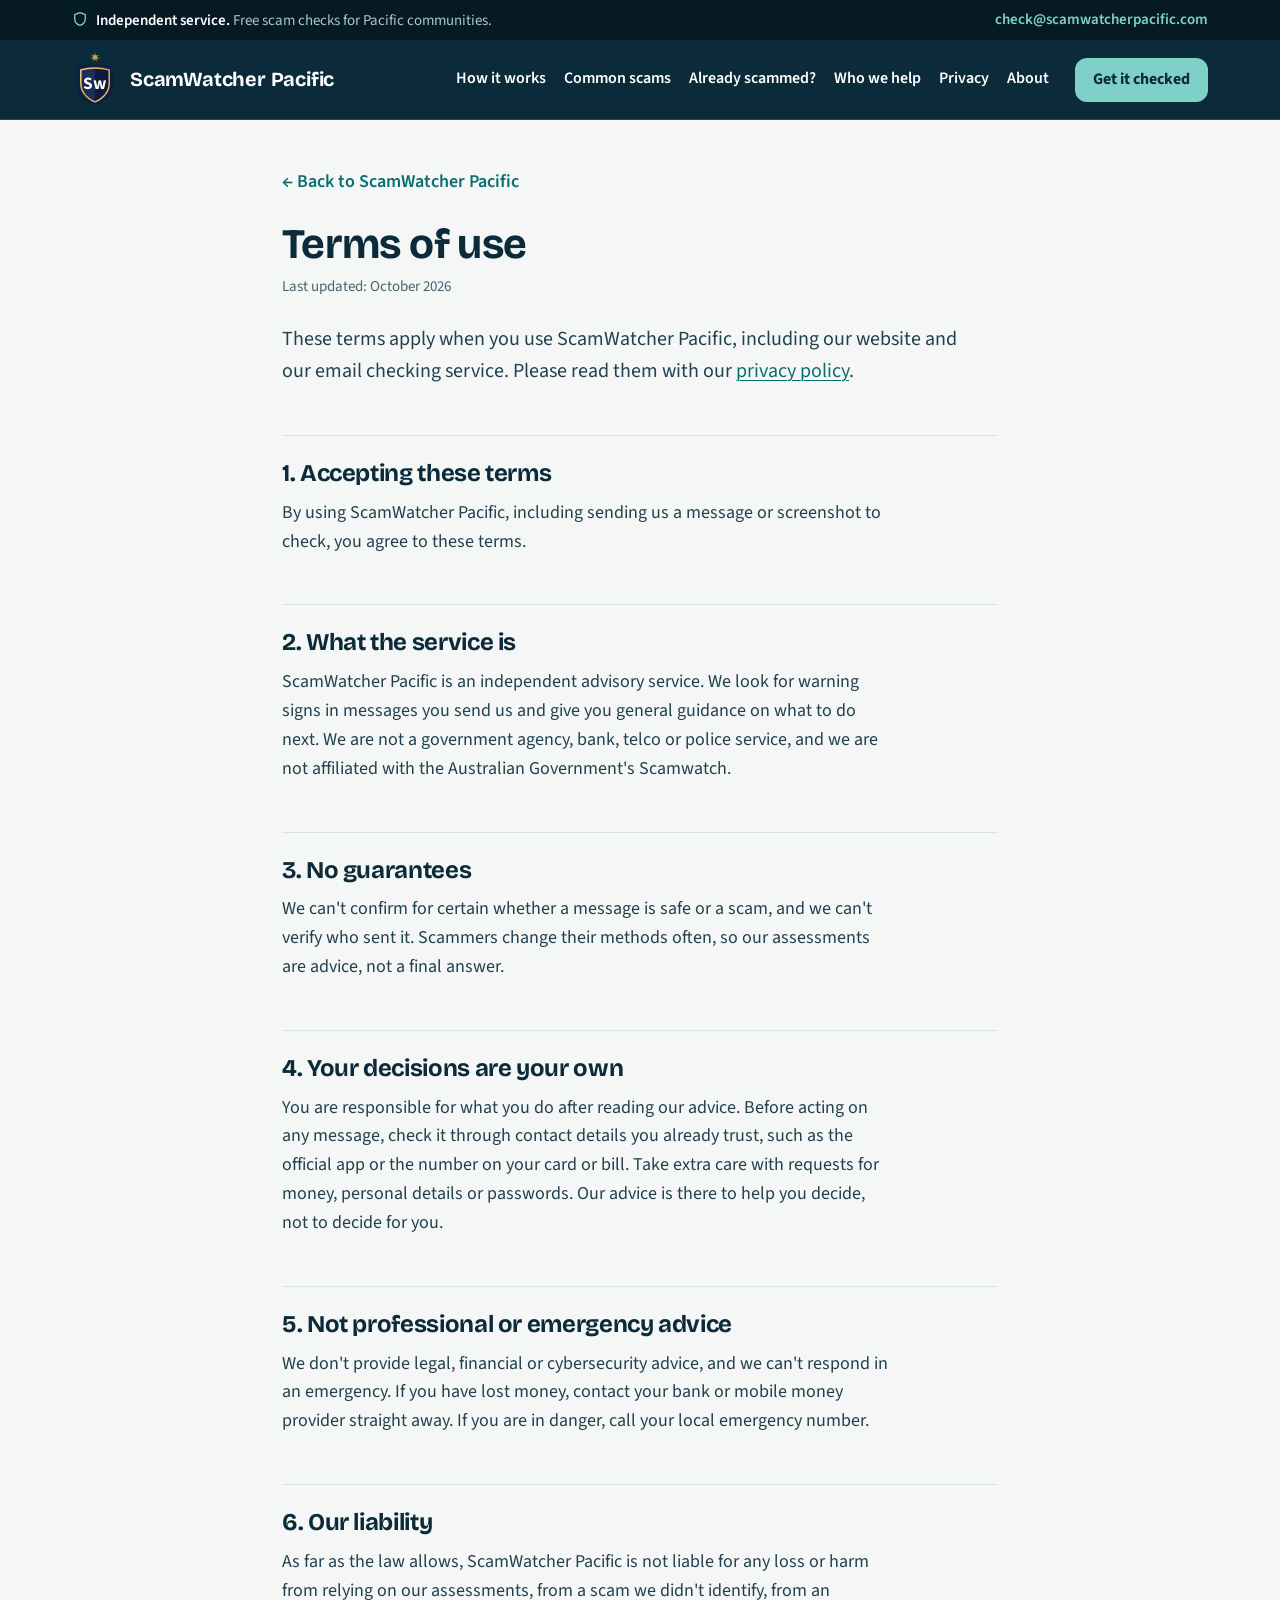
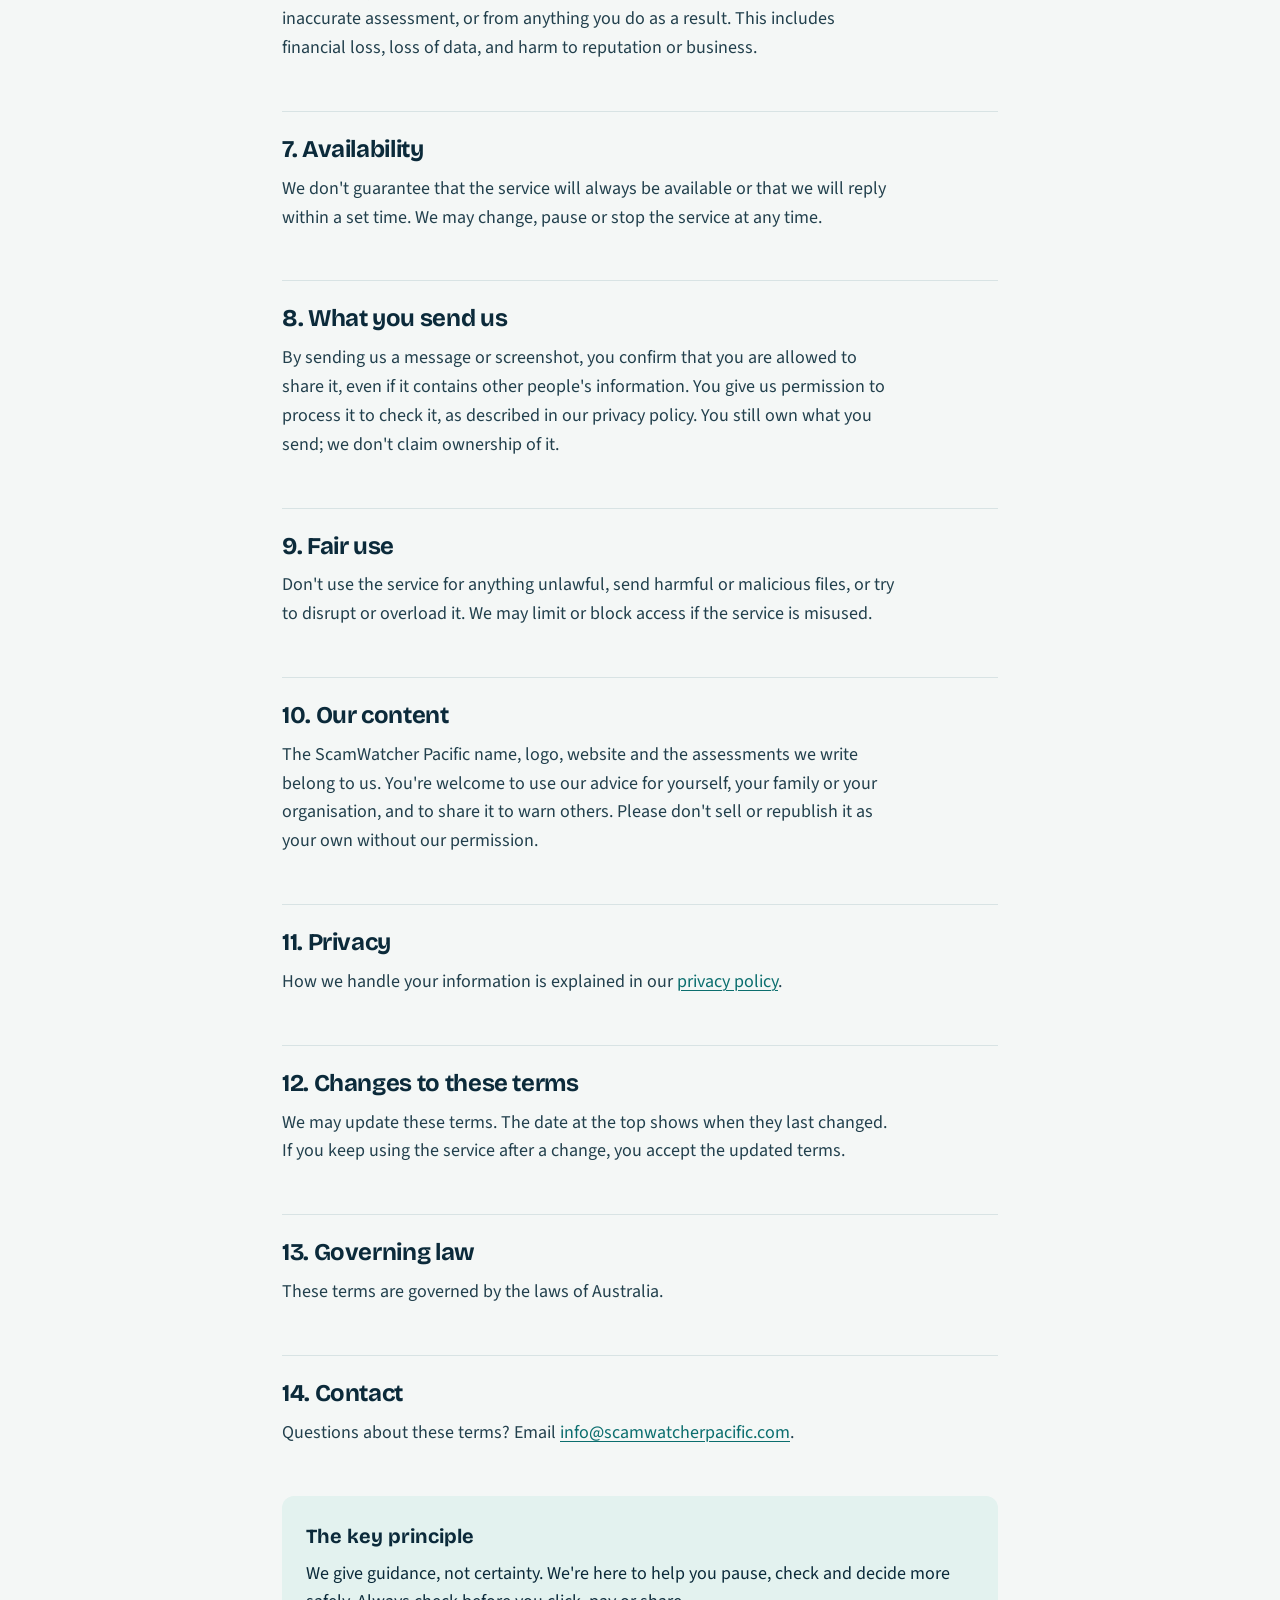
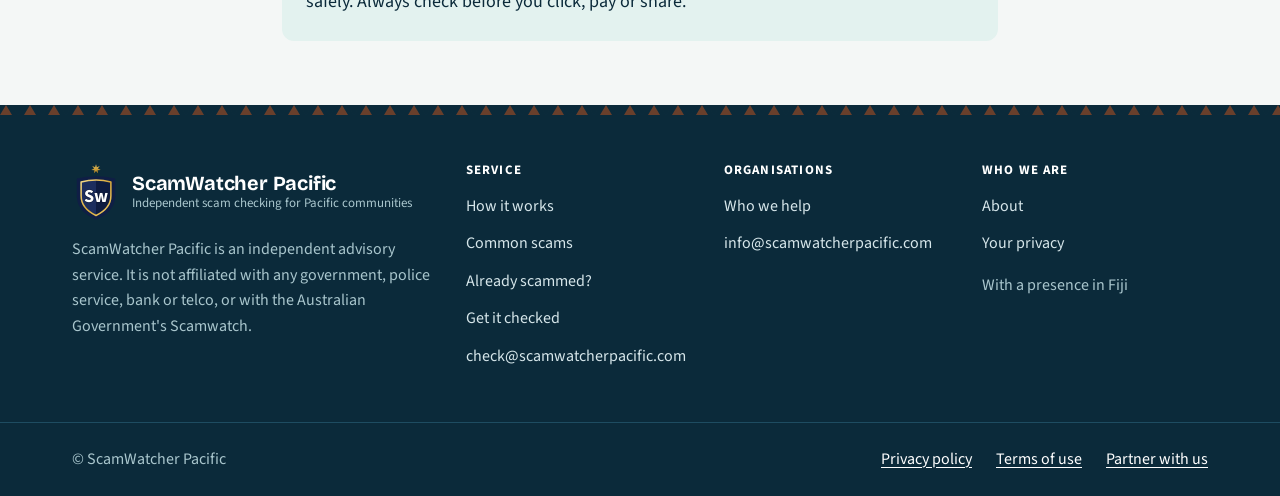
<file: site/terms.html>
<!doctype html>
<html lang="en">
<head>
<meta charset="utf-8">
<meta name="viewport" content="width=device-width, initial-scale=1, viewport-fit=cover">
<title>Terms of use | ScamWatcher Pacific</title>
<meta name="description" content="The terms for using ScamWatcher Pacific's independent scam-checking service.">
<meta name="theme-color" content="#0B2A3A">
<link rel="canonical" href="https://www.scamwatcherpacific.com/terms.html">
<!-- Link previews on Facebook, WhatsApp, Messenger and others -->
<meta property="og:type" content="website">
<meta property="og:site_name" content="ScamWatcher Pacific">
<meta property="og:url" content="https://www.scamwatcherpacific.com/terms.html">
<meta property="og:title" content="Terms of use | ScamWatcher Pacific">
<meta property="og:description" content="The terms for using ScamWatcher Pacific's independent scam-checking service.">
<meta property="og:image" content="https://www.scamwatcherpacific.com/share-preview.png">
<meta property="og:image:width" content="1200">
<meta property="og:image:height" content="630">
<meta property="og:image:alt" content="ScamWatcher Pacific: Check before you click, pay or share.">
<meta property="og:locale" content="en_AU">
<meta name="twitter:card" content="summary_large_image">
<!-- Favicon: simplified shield-and-star mark (letters are too small to read at tab size) -->
<link rel="icon" href="data:image/svg+xml,%3Csvg xmlns='http://www.w3.org/2000/svg' viewBox='0 0 100 120'%3E%3Cpath d='M50 2 51.8 8.4 57.8 5.8 53.9 11.1 59.8 14.2 53.1 14.5 54.3 21 50 16 45.7 21 46.9 14.5 40.2 14.2 46.1 11.1 42.2 5.8 48.2 8.4Z' fill='%23D9A93A'/%3E%3Cpath d='M10 32Q50 22 90 32V68C90 94 72 108 50 118 28 108 10 94 10 68Z' fill='%230F1E45'/%3E%3Cpath d='M19 39Q50 31 81 39V68C81 89 67 101 50 109 33 101 19 89 19 68Z' fill='%231C2D5E' stroke='%23E2B64C' stroke-width='5'/%3E%3Cpath d='M50 33V108C67 100 81 89 81 68V39Q66 35 50 33Z' fill='%230E1B40'/%3E%3Ctext x='50' y='84' text-anchor='middle' font-family='Arial,sans-serif' font-weight='700' font-size='46' fill='%23fff'%3ES%3C/text%3E%3C/svg%3E">
<link rel="preconnect" href="https://fonts.googleapis.com">
<link rel="preconnect" href="https://fonts.gstatic.com" crossorigin>
<!-- Only the weights in use are requested; display=swap shows system text immediately on slow connections. -->
<link href="https://fonts.googleapis.com/css2?family=Bricolage+Grotesque:opsz,wght@12..96,600;12..96,700&family=Source+Sans+3:wght@400;600;700&display=swap" rel="stylesheet">
<style>
/* ==========================================================
   Design tokens
   ========================================================== */
:root{
  /* Palette: ocean navy + lagoon, with sand and coral used sparingly */
  --ocean-950:#061A25;
  --ocean:#0B2A3A;
  --ocean-2:#12384B;
  --ocean-3:#1E4C61;
  --lagoon:#7FD1C7;
  --lagoon-200:#BFE7E1;
  --lagoon-soft:#E3F2EF;
  --teal:#0B6E6E;
  --teal-dark:#085454;
  --ground:#F4F7F6;
  --surface:#FFFFFF;
  --sand:#F7EEE2;
  --sand-deep:#E8D5BC;
  --coral:#B5501E;
  --coral-ink:#8A3B12;
  --coral-soft:#FBEEE6;
  --coral-line:#EBC6B0;
  --ink:#22404D;
  --ink-strong:#0B2A3A;
  --muted:#4A6370;
  --line:#D8E3E4;
  --line-strong:#B8CCD0;
  --on-dark:#D6E6EA;
  --on-dark-muted:#A9C6CD;
  --focus:#F2B84B;

  /* Type */
  --display:'Bricolage Grotesque','Segoe UI',system-ui,-apple-system,sans-serif;
  --body:'Source Sans 3','Segoe UI',system-ui,-apple-system,sans-serif;
  --fs-2xs:.8125rem;  /* 13: labels only */
  --fs-xs:.9375rem;   /* 15 */
  --fs-sm:1rem;       /* 16 */
  --fs-base:1.125rem; /* 18: larger default for older readers */
  --fs-md:1.25rem;    /* 20 */
  --fs-lg:1.5rem;     /* 24 */
  --fs-xl:clamp(1.875rem,1.35rem + 2vw,2.625rem);
  --fs-hero:clamp(2.5rem,1.6rem + 4.2vw,4.25rem);

  /* Spacing scale (4px base) */
  --s1:4px; --s2:8px; --s3:12px; --s4:16px; --s5:24px; --s6:32px; --s7:48px; --s8:64px; --s9:96px;

  /* Shape and depth */
  --r-sm:8px; --r-md:12px; --r-lg:16px; --r-xl:24px;
  --shadow:0 1px 2px rgba(11,42,58,.06),0 6px 20px rgba(11,42,58,.05);
  --shadow-lg:0 2px 4px rgba(3,15,22,.12),0 28px 64px rgba(3,15,22,.32);

  --max:1200px;

  /* Pacific motifs as tiny inline SVG (no extra downloads) */
  /* Stick-chart inspired: swell lines with island points, after Marshallese navigation charts */
  --motif-chart:url("data:image/svg+xml,%3Csvg xmlns='http://www.w3.org/2000/svg' width='280' height='280' viewBox='0 0 280 280'%3E%3Cg fill='none' stroke='%237FD1C7' stroke-opacity='.10' stroke-width='1.2' stroke-linecap='round'%3E%3Cpath d='M0 70 Q70 30 140 70 T280 70'/%3E%3Cpath d='M0 210 Q70 170 140 210 T280 210'/%3E%3Cpath d='M40 0 L240 280'/%3E%3Cpath d='M240 0 L40 280'/%3E%3Cpath d='M140 0 V280'/%3E%3C/g%3E%3Cg fill='%237FD1C7' fill-opacity='.2'%3E%3Ccircle cx='140' cy='140' r='3.5'/%3E%3Ccircle cx='90' cy='70' r='2.5'/%3E%3Ccircle cx='190' cy='210' r='2.5'/%3E%3Ccircle cx='40' cy='210' r='2'/%3E%3Ccircle cx='240' cy='70' r='2'/%3E%3C/g%3E%3C/svg%3E");
  /* Light stick-chart for pale surfaces */
  --motif-chart-ink:url("data:image/svg+xml,%3Csvg xmlns='http://www.w3.org/2000/svg' width='280' height='280' viewBox='0 0 280 280'%3E%3Cg fill='none' stroke='%230B6E6E' stroke-opacity='.06' stroke-width='1.2' stroke-linecap='round'%3E%3Cpath d='M0 70 Q70 30 140 70 T280 70'/%3E%3Cpath d='M0 210 Q70 170 140 210 T280 210'/%3E%3Cpath d='M40 0 L240 280'/%3E%3Cpath d='M240 0 L40 280'/%3E%3C/g%3E%3C/svg%3E");
  /* Woven / tapa-inspired band: alternating triangles */
  --motif-weave:url("data:image/svg+xml,%3Csvg xmlns='http://www.w3.org/2000/svg' width='24' height='10' viewBox='0 0 24 10'%3E%3Cpath d='M0 10 L6 0 L12 10 Z' fill='%23B5501E' fill-opacity='.55'/%3E%3Cpath d='M12 0 L18 10 L24 0 Z' fill='%230B2A3A' fill-opacity='.85'/%3E%3C/svg%3E");
  --motif-weave-light:url("data:image/svg+xml,%3Csvg xmlns='http://www.w3.org/2000/svg' width='24' height='10' viewBox='0 0 24 10'%3E%3Cpath d='M0 10 L6 0 L12 10 Z' fill='%237FD1C7' fill-opacity='.55'/%3E%3Cpath d='M12 0 L18 10 L24 0 Z' fill='%23F6EBDD' fill-opacity='.35'/%3E%3C/svg%3E");
  --select-arrow:url("data:image/svg+xml,%3Csvg xmlns='http://www.w3.org/2000/svg' width='14' height='14' viewBox='0 0 24 24' fill='none' stroke='%230B2A3A' stroke-width='2.5' stroke-linecap='round' stroke-linejoin='round'%3E%3Cpath d='M6 9l6 6 6-6'/%3E%3C/svg%3E");
}

/* ==========================================================
   Base
   ========================================================== */
*,*::before,*::after{box-sizing:border-box}
html{scroll-behavior:smooth;scroll-padding-top:calc(env(safe-area-inset-top,0px) + 12px);-webkit-text-size-adjust:100%;text-size-adjust:100%}
@media (prefers-reduced-motion:reduce){
  html{scroll-behavior:auto}
  *,*::before,*::after{transition:none!important;animation:none!important}
}
body{margin:0;background:var(--ground);color:var(--ink);font-family:var(--body);font-size:var(--fs-base);line-height:1.6;padding-bottom:env(safe-area-inset-bottom,0px);overflow-x:hidden}
img,svg{max-width:100%}
a{color:var(--teal);text-underline-offset:3px;text-decoration-thickness:1px}
a:hover{color:var(--ocean)}
:focus-visible{outline:3px solid var(--focus);outline-offset:3px;border-radius:6px}
h1,h2,h3{color:var(--ink-strong);margin:0;text-wrap:balance}
h1,h2{font-family:var(--display);font-weight:700;letter-spacing:-.015em}
h2{font-size:var(--fs-xl);line-height:1.12;margin-bottom:var(--s3)}
h3{font-size:var(--fs-md);line-height:1.25;margin-bottom:var(--s2);font-weight:700}
p{margin:0}
ul,ol{margin:0;padding:0}
table{border-collapse:collapse;width:100%}
.wrap{max-width:var(--max);margin:0 auto;padding-inline:var(--s4)}
.section{padding-block:var(--s7)}
.section-head{display:grid;gap:var(--s3);margin-bottom:var(--s6)}
.section-head h2{margin-bottom:0;max-width:20ch}
.lead{color:var(--muted);font-size:var(--fs-md);max-width:620px}
.skip{position:absolute;left:-9999px;top:0;background:#fff;color:var(--ocean);padding:var(--s3) var(--s4);z-index:50;font-weight:700}
.skip:focus{left:var(--s3);top:var(--s3)}
.visually-hidden{position:absolute!important;width:1px;height:1px;padding:0;margin:-1px;overflow:hidden;clip:rect(0,0,0,0);white-space:nowrap;border:0}

/* Eyebrow labels give each section a clear, product-like index */
.eyebrow{display:inline-flex;align-items:center;gap:var(--s2);font-size:var(--fs-2xs);font-weight:700;letter-spacing:.09em;text-transform:uppercase;color:var(--teal)}
.eyebrow::before{content:"";width:20px;height:2px;background:currentColor;border-radius:2px}
.eyebrow-num{font-variant-numeric:tabular-nums;color:var(--muted)}
.on-dark .eyebrow,.eyebrow.on-dark{color:var(--lagoon)}

/* Woven band used to mark key transitions */
.weave{height:10px;background:var(--motif-weave) repeat-x left center;background-size:24px 10px}
.weave-light{background-image:var(--motif-weave-light)}
.weave-thin{height:6px;background-size:14px 6px}

/* Placeholders: visible, dashed, impossible to miss before launch */
.placeholder{display:flex;align-items:center;justify-content:center;min-height:56px;padding:var(--s2) var(--s3);border:1.5px dashed var(--line-strong);border-radius:var(--r-sm);color:var(--muted);font-size:var(--fs-2xs);font-weight:600;text-align:center;background:var(--surface)}
.ph{background:#FFF7E3;border-bottom:1.5px dashed #C9A24A;padding:0 .2em;border-radius:3px;font-weight:600;color:inherit}
.on-dark .ph,.aud-org .ph{background:rgba(242,184,75,.16);border-bottom-color:var(--focus)}

/* ==========================================================
   Buttons
   ========================================================== */
.btn{display:inline-flex;align-items:center;justify-content:center;gap:var(--s2);min-height:52px;padding:var(--s3) var(--s5);border-radius:var(--r-md);font-weight:700;text-decoration:none;font-family:inherit;font-size:var(--fs-base);line-height:1.2;cursor:pointer;border:2px solid transparent;text-align:center;transition:background-color .15s,border-color .15s,color .15s}
.btn-primary{background:var(--lagoon);color:var(--ocean);border-color:var(--lagoon)}
.btn-primary:hover{background:#9EDFD6;border-color:#9EDFD6;color:var(--ocean)}
.btn-dark{background:var(--ocean);color:#fff;border-color:var(--ocean)}
.btn-dark:hover{background:var(--teal-dark);border-color:var(--teal-dark);color:#fff}
.btn-outline{border-color:var(--lagoon);color:#fff;background:transparent}
.btn-outline:hover{background:var(--ocean-2);color:#fff}
.btn-line{border-color:var(--line-strong);color:var(--ink-strong);background:var(--surface)}
.btn-line:hover{border-color:var(--teal);color:var(--teal-dark)}
.btn-sm{min-height:44px;padding:var(--s2) var(--s4);font-size:var(--fs-sm)}
.btn svg{flex:none}
.link-arrow{display:inline-flex;align-items:center;gap:6px;font-weight:700;text-decoration:none}
.link-arrow:hover{text-decoration:underline}

/* ==========================================================
   Independence bar + header
   ========================================================== */
.util{background:var(--ocean-950);color:var(--on-dark-muted);font-size:var(--fs-xs);padding-top:env(safe-area-inset-top,0px)}
.util .wrap{display:flex;flex-wrap:wrap;align-items:center;justify-content:space-between;gap:var(--s1) var(--s5);padding-block:var(--s2)}
.util p{display:flex;align-items:flex-start;gap:var(--s2);line-height:1.4}
.util p svg{flex:none;margin-top:1px}
.util strong{color:#fff;font-weight:600}
.util a{color:var(--lagoon);font-weight:600;text-decoration:none;display:none}
.util a:hover{color:#fff;text-decoration:underline}

.site-header{background:var(--ocean);color:#fff;border-bottom:1px solid var(--ocean-3);position:relative;z-index:20}
.header-inner{display:flex;flex-wrap:wrap;align-items:center;justify-content:space-between;gap:var(--s3) var(--s4);padding-block:var(--s3)}
.brand{display:flex;align-items:center;gap:var(--s3);color:#fff;text-decoration:none;min-width:0}
.brand:hover{color:#fff}
.brand svg{flex:none}
.brand-name{display:block;font-family:var(--display);font-weight:700;font-size:var(--fs-md);line-height:1.15;letter-spacing:-.01em}
.brand-tag{display:block;font-size:.8125rem;color:var(--on-dark-muted);line-height:1.3}
/* Keep the full desktop nav on one row; the tagline stays in the footer and the independence bar */
@media (min-width:1200px){.site-header .brand-tag{display:none}}
.menu-btn{display:none;align-items:center;gap:var(--s2);min-height:44px;padding:var(--s2) var(--s3);border:1px solid var(--ocean-3);border-radius:var(--r-sm);background:var(--ocean-2);color:#fff;font:inherit;font-size:var(--fs-sm);font-weight:600;cursor:pointer}
.menu-btn .bar-close{display:none}
.menu-btn[aria-expanded="true"] .bar-open{display:none}
.menu-btn[aria-expanded="true"] .bar-close{display:block}
.nav{display:flex;flex-wrap:wrap;align-items:center;gap:var(--s1) var(--s5);width:100%}
.nav a:not(.btn){color:#fff;text-decoration:none;font-weight:600;font-size:var(--fs-sm);padding:var(--s3) 0;border-bottom:2px solid transparent}
.nav a:not(.btn):hover{border-bottom-color:var(--lagoon);color:#fff}
.nav .btn{margin-left:auto}
/* With JS, the small-screen nav collapses behind an accessible toggle. Without JS it simply stays open. */
@media (max-width:1199px){
  .js .menu-btn{display:inline-flex}
  .js .nav{display:none;flex-direction:column;align-items:stretch;gap:0;padding-bottom:var(--s3)}
  .js .nav.open{display:flex}
  .js .nav a:not(.btn){padding:var(--s3) 0;border-bottom:1px solid var(--ocean-3)}
  .js .nav .btn{margin:var(--s4) 0 0}
}

/* ==========================================================
   Hero: the promise and the submission flow, side by side
   ========================================================== */
.hero{position:relative;color:#fff;padding-top:var(--s7);overflow:hidden;background:radial-gradient(900px 520px at 88% -8%,rgba(127,209,199,.16),transparent 62%),radial-gradient(700px 420px at -10% 110%,rgba(181,80,30,.10),transparent 60%),var(--ocean)}
.hero::before{content:"";position:absolute;inset:0;background:var(--motif-chart);background-size:280px 280px;pointer-events:none}
.hero-grid{position:relative;display:grid;gap:var(--s6);grid-template-areas:"intro" "console" "flags"}
.hero-intro{grid-area:intro}
.hero-flags{grid-area:flags}
.console{grid-area:console}
.hero-kicker{display:inline-flex;align-items:center;gap:var(--s2);color:var(--lagoon);font-weight:700;font-size:var(--fs-sm);margin-bottom:var(--s4);padding:6px var(--s3) 6px var(--s2);border:1px solid rgba(127,209,199,.35);border-radius:999px;background:rgba(127,209,199,.08)}
.hero h1{color:#fff;font-size:var(--fs-hero);line-height:1.02;margin-bottom:var(--s5);max-width:13ch;letter-spacing:-.025em}
.hero h1 em{font-style:normal;color:var(--lagoon)}
.hero-text{font-size:var(--fs-md);color:var(--on-dark);max-width:540px;margin-bottom:var(--s6)}
.actions{display:flex;flex-wrap:wrap;gap:var(--s3)}
.actions .btn{flex:1 1 240px}

.hero-flags{border-top:1px solid var(--ocean-3);padding-top:var(--s5)}
.flags-title{font-family:var(--display);font-weight:700;font-size:var(--fs-md);margin-bottom:var(--s4);color:#fff}
.flags{list-style:none;display:grid;gap:var(--s3)}
.flags li{display:flex;gap:var(--s3);align-items:flex-start;color:var(--on-dark);line-height:1.45}
.flags .ico{flex:none;width:36px;height:36px;border-radius:50%;background:rgba(127,209,199,.12);border:1px solid rgba(127,209,199,.22);display:flex;align-items:center;justify-content:center}
.wave{display:block;width:100%;height:56px;margin-top:var(--s7)}

/* Submission console */
.console{position:relative;background:var(--surface);color:var(--ink);border-radius:var(--r-xl);box-shadow:var(--shadow-lg);overflow:hidden;border:1px solid rgba(127,209,199,.4);align-self:start}
.console-head{display:flex;flex-wrap:wrap;align-items:center;justify-content:space-between;gap:var(--s2) var(--s3);padding:var(--s4) var(--s5);border-bottom:1px solid var(--line);background:var(--surface)}
.console-head h2{font-size:1.5rem;margin:0;letter-spacing:-.01em}
.chip{display:inline-flex;align-items:center;gap:6px;padding:4px 10px;border-radius:999px;font-size:var(--fs-2xs);font-weight:700;letter-spacing:.02em;background:var(--lagoon-soft);color:var(--teal-dark);border:1px solid var(--lagoon-200);white-space:nowrap}
.chip .dot{width:7px;height:7px;border-radius:50%;background:var(--teal)}
.console-sub{padding:var(--s4) var(--s5) 0;color:var(--muted);font-size:var(--fs-sm)}
.route{margin:var(--s4) var(--s5) 0;padding:var(--s4);border:1px solid var(--line);border-radius:var(--r-md);background:var(--ground)}
.route-label{display:flex;align-items:center;gap:var(--s2);font-size:var(--fs-2xs);font-weight:700;letter-spacing:.08em;text-transform:uppercase;color:var(--muted);margin-bottom:var(--s2)}
.route-num{display:inline-flex;align-items:center;justify-content:center;width:22px;height:22px;border-radius:50%;background:var(--ocean);color:var(--lagoon);font-size:.75rem;letter-spacing:0}
.route-row{display:flex;flex-wrap:wrap;align-items:center;gap:var(--s2) var(--s3);justify-content:space-between}
.route-email{font-size:var(--fs-md);font-weight:700;overflow-wrap:break-word;color:var(--teal-dark)}
.route-email:hover{color:var(--ocean)}
.copy-btn{display:none}
.has-clipboard .copy-btn{display:inline-flex}
.hp{position:absolute!important;left:-9999px;width:1px;height:1px;overflow:hidden}
.form-result{padding:var(--s3) var(--s4);border-radius:var(--r-sm);font-size:var(--fs-sm);line-height:1.45;border:1px solid var(--line);background:var(--ground);color:var(--ink-strong)}
.form-result.is-ok{background:var(--lagoon-soft);border-color:var(--lagoon-200);color:var(--teal-dark)}
.form-result.is-error{background:var(--coral-soft);border-color:var(--coral-line);color:var(--coral-ink)}
.form-result strong{display:block}
.field-hint{margin:2px 0 0;font-size:var(--fs-xs);color:var(--muted)}
.copy-status{font-size:var(--fs-xs);color:var(--teal-dark);font-weight:600;min-height:1.2em}
.or{display:flex;align-items:center;gap:var(--s3);margin:var(--s4) var(--s5) 0;color:var(--muted);font-size:var(--fs-2xs);font-weight:700;letter-spacing:.08em;text-transform:uppercase}
.or::before,.or::after{content:"";flex:1;height:1px;background:var(--line)}
.check-form{padding:var(--s4) var(--s5) var(--s5);display:flex;flex-direction:column;gap:var(--s2)}
.check-form .route-label{margin-bottom:0}
.field-row{display:grid;gap:var(--s2) var(--s4)}
.field{display:flex;flex-direction:column;gap:6px;margin-top:var(--s2)}
.check-form label{font-weight:600;color:var(--ink-strong);font-size:var(--fs-sm)}
.check-form .opt{font-weight:400;color:var(--muted)}
.check-form input[type=email],.check-form input[type=text],.check-form select,.check-form textarea{min-height:52px;border-radius:var(--r-sm);border:1px solid var(--line-strong);background:#fff;padding:var(--s3) var(--s4);font:inherit;font-size:var(--fs-sm);color:var(--ocean);width:100%;transition:border-color .15s,box-shadow .15s}
.check-form input:hover,.check-form select:hover,.check-form textarea:hover{border-color:#8FAAB1}
.check-form input:focus,.check-form select:focus,.check-form textarea:focus{border-color:var(--teal);box-shadow:0 0 0 3px rgba(11,110,110,.15)}
.check-form select{appearance:none;-webkit-appearance:none;background:#fff var(--select-arrow) no-repeat right 14px center;padding-right:40px}
.check-form textarea{min-height:96px;resize:vertical}
.check-form input[type=file]{font:inherit;font-size:var(--fs-sm);color:var(--muted);padding:var(--s3);border:1.5px dashed var(--line-strong);border-radius:var(--r-sm);width:100%;background:var(--ground)}
.check-form input[type=file]::file-selector-button{font:inherit;font-weight:600;margin-right:var(--s3);padding:var(--s2) var(--s4);border-radius:var(--r-sm);border:0;background:var(--lagoon-soft);color:var(--ocean);cursor:pointer}
.alert{display:flex;gap:var(--s3);align-items:flex-start;margin-top:var(--s4);padding:var(--s3) var(--s4);background:var(--coral-soft);border:1px solid var(--coral-line);border-left:4px solid var(--coral);border-radius:var(--r-sm);color:var(--coral-ink);font-size:var(--fs-sm);line-height:1.45}
.alert svg{flex:none;margin-top:2px}
.alert strong{display:block;color:var(--coral-ink)}
.check-form .btn{margin-top:var(--s3);width:100%}
.form-foot{font-size:var(--fs-xs);color:var(--muted);text-align:center}

/* ==========================================================
   Assurance: independence statement + service facts
   ========================================================== */
.assurance{position:relative;margin-top:calc(-1 * var(--s3))}
.trust{background:var(--surface);border:1px solid var(--line);border-radius:var(--r-lg);box-shadow:var(--shadow);overflow:hidden}
.trust-grid{display:grid}
.trust-main{display:flex;flex-direction:column;gap:var(--s4);padding:var(--s5)}
.trust-main .ico{flex:none;width:48px;height:48px;border-radius:var(--r-md);background:var(--lagoon-soft);display:flex;align-items:center;justify-content:center}
.trust-main h2{font-size:var(--fs-lg);margin:0}
.trust-main strong{color:var(--ink-strong)}
.trust-main p{color:var(--ink)}
.facts{padding:var(--s2) var(--s5) var(--s5);border-top:1px solid var(--line)}
.facts caption{text-align:left;padding:var(--s4) 0 var(--s2);font-size:var(--fs-2xs);font-weight:700;letter-spacing:.08em;text-transform:uppercase;color:var(--muted)}
.facts th,.facts td{text-align:left;vertical-align:top;padding:var(--s3) 0;border-top:1px solid var(--line);font-size:var(--fs-sm)}
.facts tr:first-child th,.facts tr:first-child td{border-top:0}
.facts th{font-weight:600;color:var(--muted);width:42%;padding-right:var(--s4)}
.facts td{color:var(--ink-strong);font-weight:600}
.trust-slots{list-style:none;margin:0;display:grid;grid-template-columns:repeat(auto-fit,minmax(220px,1fr));gap:var(--s3);padding:var(--s4) var(--s5);background:var(--ground);border-top:1px solid var(--line)}
.point{display:flex;gap:var(--s3);align-items:flex-start;padding:var(--s3);background:var(--surface);border:1px solid var(--line);border-radius:var(--r-sm)}
.point-ico{flex:none;width:50px;height:50px;border-radius:var(--r-md);background:var(--lagoon-soft);display:flex;align-items:center;justify-content:center}
.point-text{display:flex;flex-direction:column;gap:2px;font-size:var(--fs-xs);line-height:1.45;color:var(--muted)}
.point-text strong{font-family:var(--display);font-weight:700;font-size:var(--fs-sm);color:var(--ink-strong)}

/* ==========================================================
   Cards and grids
   ========================================================== */
.grid{display:grid;gap:var(--s4)}
.card{background:var(--surface);border:1px solid var(--line);border-radius:var(--r-lg);padding:var(--s5);box-shadow:var(--shadow)}
.card p{color:var(--ink)}

/* How it works: connected stepper, like a voyaging route */
.steps{list-style:none;position:relative}
.step{position:relative;display:flex;flex-direction:column;gap:var(--s2)}
.step-top{display:flex;align-items:center;gap:var(--s3);margin-bottom:var(--s3)}
.step-num{flex:none;width:44px;height:44px;border-radius:50%;background:var(--ocean);color:var(--lagoon);display:flex;align-items:center;justify-content:center;font-family:var(--display);font-weight:700;font-size:var(--fs-md,1.25rem)}
.step-label{margin-left:auto;padding:3px 10px;border-radius:999px;background:var(--lagoon-soft);color:#0B6E6E;font-size:var(--fs-2xs);font-weight:700;letter-spacing:.06em;text-transform:uppercase}
.step-label.us{background:var(--ocean);color:var(--lagoon)}
.step h3{margin-bottom:0}
.checklist{list-style:none;display:grid;gap:var(--s2);margin-top:var(--s3);padding-top:var(--s3);border-top:1px solid var(--line)}
.checklist li{display:flex;gap:var(--s2);align-items:flex-start;font-size:var(--fs-sm);color:var(--ink)}
.checklist svg{flex:none;margin-top:4px}

/* Scam library modules */
.scam{display:flex;flex-direction:column;gap:var(--s3);transition:border-color .15s}
.scam:hover{border-color:var(--line-strong)}
.scam-top{display:flex;align-items:center;justify-content:space-between;gap:var(--s3)}
.scam-ico{width:48px;height:48px;border-radius:var(--r-md);background:var(--lagoon-soft);display:flex;align-items:center;justify-content:center}
.tag{display:inline-flex;align-items:center;padding:3px 10px;border-radius:999px;border:1px solid var(--line);background:var(--ground);font-size:var(--fs-2xs);font-weight:700;color:var(--muted);letter-spacing:.02em}
.scam h3{margin-bottom:0}
.scam-pattern{color:var(--ink)}
.safe{margin-top:auto;padding-top:var(--s3);border-top:1px dashed var(--line-strong);display:flex;gap:var(--s2);align-items:flex-start;font-size:var(--fs-sm);color:var(--ink-strong)}
.safe svg{flex:none;margin-top:3px}
.safe b{color:var(--teal-dark)}

/* ==========================================================
   Already scammed: incident response playbook
   ========================================================== */
.help-panel{background:var(--sand);border:1px solid var(--sand-deep);border-radius:var(--r-xl);overflow:hidden}
.help-body{display:grid;gap:var(--s6);padding:var(--s6) var(--s5)}
.help-kicker{display:inline-flex;align-items:center;gap:var(--s2);color:var(--coral-ink);font-weight:700;font-size:var(--fs-2xs);letter-spacing:.09em;text-transform:uppercase;margin-bottom:var(--s3)}
.help-intro h2{max-width:16ch}
.help-intro p{font-size:var(--fs-md)}
.help-intro .btn{margin-top:var(--s5)}
.playbook{list-style:none;display:grid;gap:var(--s3)}
.playbook li{background:var(--surface);border:1px solid var(--sand-deep);border-radius:var(--r-md);padding:var(--s4) var(--s5);display:flex;gap:var(--s4);align-items:flex-start}
.help-num{flex:none;width:36px;height:36px;border-radius:50%;background:var(--coral);color:#fff;font-weight:700;display:flex;align-items:center;justify-content:center;font-variant-numeric:tabular-nums}
.playbook strong{display:block;color:var(--ink-strong);font-size:var(--fs-md);line-height:1.3;margin-bottom:2px}
.playbook p{color:var(--ink)}
.report{padding:0 var(--s5) var(--s6)}
.report-card{background:var(--surface);border:1px solid var(--sand-deep);border-radius:var(--r-md);overflow:hidden}
.report-card h3{padding:var(--s4) var(--s5) var(--s1);margin:0;font-size:var(--fs-md)}
.report-card > p{padding:0 var(--s5) var(--s4);color:var(--muted);font-size:var(--fs-sm)}
.report-pick{display:flex;flex-wrap:wrap;align-items:center;gap:var(--s2) var(--s3);padding:0 var(--s5) var(--s4)}
.report-pick label{font-weight:600;color:var(--ink-strong);font-size:var(--fs-sm)}
.report-pick select{min-height:44px;min-width:220px;max-width:100%;padding:8px 36px 8px 12px;border:1.5px solid var(--line-strong);border-radius:var(--r-sm);background:var(--surface);font:inherit;color:var(--ink-strong)}
.report-list{border-top:1px solid var(--sand-deep)}
.report-country{padding:var(--s4) var(--s5);border-bottom:1px solid var(--sand-deep)}
.report-country h4{margin:0 0 var(--s2);font-family:var(--display);font-size:var(--fs-sm);color:var(--ink-strong)}
.report-country dl{margin:0;display:grid;gap:var(--s2)}
.report-country dl div{display:grid;grid-template-columns:minmax(0,15em) minmax(0,1fr);gap:var(--s3)}
.report-country dt{color:var(--muted);font-size:var(--fs-xs)}
.report-country dd{margin:0;font-weight:600;color:var(--ink-strong);font-size:var(--fs-sm);overflow-wrap:anywhere}
.report-country a{color:#0B6E6E}
.js .report-country{display:none}
.js .report-country.is-shown{display:block;border-bottom:0}
.js .report-list:not(.has-choice){border-top:0}
.report-pick.js-only{display:none}
.js .report-pick.js-only{display:flex}
.report-note{padding:var(--s3) var(--s5) var(--s4);margin:0;color:var(--muted);font-size:var(--fs-2xs);border-top:1px solid var(--sand-deep);background:#FBF5EC}
@media (max-width:639px){
  .report-country dl div{grid-template-columns:1fr;gap:0}
  .report-pick select{width:100%}
}

/* ==========================================================
   Who we help: service tiers by audience
   ========================================================== */
.tier-group + .tier-group{margin-top:var(--s7)}
.tier-head{display:flex;flex-wrap:wrap;align-items:baseline;justify-content:space-between;gap:var(--s2) var(--s4);padding-bottom:var(--s3);margin-bottom:var(--s4);border-bottom:1px solid var(--line-strong)}
.tier-head h3{font-family:var(--display);font-size:var(--fs-lg);margin:0}
.tier-head p{color:var(--muted);font-size:var(--fs-sm)}
.tier-head code{font-family:inherit;font-weight:700;color:var(--teal-dark)}
.audience{list-style:none}
.aud{display:flex;flex-direction:column;gap:var(--s3);height:100%}
.aud-top{display:flex;align-items:center;justify-content:space-between;gap:var(--s3)}
.aud-ico{width:52px;height:52px;border-radius:var(--r-md);display:flex;align-items:center;justify-content:center}
.aud h4{font-family:var(--display);font-size:var(--fs-lg);line-height:1.2;margin:0;color:var(--ink-strong);letter-spacing:-.01em}
.aud-desc{font-size:var(--fs-md);line-height:1.45}
.incl{list-style:none;display:grid;gap:var(--s2);padding-top:var(--s3);border-top:1px solid var(--line);font-size:var(--fs-sm)}
.incl li{display:flex;gap:var(--s2);align-items:flex-start}
.incl svg{flex:none;margin-top:4px}
.aud-cta{margin-top:auto;padding-top:var(--s4);display:flex;flex-direction:column;gap:var(--s3)}
.aud-cta .btn{width:100%}
.aud-community .aud-ico{background:var(--lagoon-soft)}
.chip-free{background:var(--lagoon-soft)}
.aud-org{background:var(--ocean);border-color:var(--ocean);color:var(--on-dark);position:relative;overflow:hidden}
.aud-org::before{content:"";position:absolute;inset:0;background:var(--motif-chart);background-size:280px 280px;opacity:.6;pointer-events:none}
.aud-org > *{position:relative}
.aud-org h4{color:#fff}
.aud-org p,.aud-org li{color:var(--on-dark)}
.aud-org .incl{border-top-color:var(--ocean-3)}
.aud-org .aud-ico{background:var(--ocean-2);border:1px solid var(--ocean-3)}
.aud-org .chip{background:var(--ocean-2);border-color:var(--ocean-3);color:var(--lagoon)}
.aud-org .chip .dot{background:var(--lagoon)}
.aud-org a:not(.btn){color:var(--lagoon)}
.aud-org a:not(.btn):hover{color:#fff}

/* Contact routing */
.routing{margin-top:var(--s6);background:var(--surface);border:1px solid var(--line);border-radius:var(--r-lg);box-shadow:var(--shadow);overflow:hidden}
.routing-head{padding:var(--s4) var(--s5);border-bottom:1px solid var(--line);display:flex;flex-wrap:wrap;justify-content:space-between;gap:var(--s2) var(--s4);align-items:baseline}
.routing-head h3{margin:0;font-size:var(--fs-md)}
.routing-head p{color:var(--muted);font-size:var(--fs-sm)}
.routing-grid{display:grid}
.route-opt{display:flex;flex-direction:column;gap:var(--s2);padding:var(--s5)}
.route-opt + .route-opt{border-top:1px solid var(--line)}
.route-opt .route-label{margin:0}
.route-opt a.big{font-size:var(--fs-md);font-weight:700;overflow-wrap:break-word}
.route-opt p{color:var(--ink);font-size:var(--fs-sm)}

/* ==========================================================
   Privacy and data handling
   ========================================================== */
.privacy-layout{display:grid;gap:var(--s6)}
.privacy-intro .lead{margin-top:var(--s3)}
.never{margin-top:var(--s5);background:var(--coral-soft);border:1px solid var(--coral-line);border-radius:var(--r-lg);padding:var(--s5)}
.never h3{display:flex;align-items:center;gap:var(--s2);color:var(--coral-ink);font-size:var(--fs-md)}
.never ul{list-style:none;display:flex;flex-wrap:wrap;gap:var(--s2);margin:var(--s3) 0}
.never li{padding:4px 12px;border-radius:999px;background:var(--surface);border:1px solid var(--coral-line);color:var(--coral-ink);font-weight:700;font-size:var(--fs-sm)}
.never p{color:var(--coral-ink);font-size:var(--fs-sm)}
.data-table{background:var(--surface);border:1px solid var(--line);border-radius:var(--r-lg);box-shadow:var(--shadow);overflow:hidden}
.data-table caption{text-align:left;padding:var(--s4) var(--s5);font-family:var(--display);font-weight:700;font-size:var(--fs-md);color:var(--ink-strong);background:var(--surface);border:1px solid var(--line);border-bottom:0;border-radius:var(--r-lg) var(--r-lg) 0 0}
.data-table th,.data-table td{text-align:left;vertical-align:top;padding:var(--s4) var(--s5);border-top:1px solid var(--line)}
.data-table th{width:34%;font-size:var(--fs-sm);color:var(--ink-strong);font-weight:700}
.data-table th span{display:flex;align-items:center;gap:var(--s2)}
.data-table th svg{flex:none}
.data-table td{font-size:var(--fs-sm);color:var(--ink)}
.data-table td strong{display:block;color:var(--ink-strong);font-size:var(--fs-base)}
.data-wrap{border-radius:var(--r-lg);box-shadow:var(--shadow)}
.data-wrap table{background:var(--surface);border:1px solid var(--line);border-top:0;border-radius:0 0 var(--r-lg) var(--r-lg)}
.policy-link{margin-top:var(--s4);font-size:var(--fs-sm);color:var(--muted)}
@media (max-width:639px){
  .data-table th,.data-table td{display:block;width:100%}
  .data-table td{border-top:0;padding-top:0}
}

/* ==========================================================
   About
   ========================================================== */
.about-card{position:relative;background:var(--surface);border:1px solid var(--line);border-radius:var(--r-xl);box-shadow:var(--shadow);padding:var(--s6) var(--s5);display:flex;flex-wrap:wrap;gap:var(--s6);align-items:center;overflow:hidden}
.about-card::before{content:"";position:absolute;inset:0;background:var(--motif-chart-ink);background-size:280px 280px;pointer-events:none}
.about-card > *{position:relative}
.photo{flex:none;width:144px;height:144px;border-radius:50%;background:var(--lagoon-soft);border:2px dashed var(--line-strong);color:var(--teal-dark);display:flex;align-items:center;justify-content:center;text-align:center;font-size:var(--fs-xs);font-weight:600;padding:var(--s3)}
.photo-logo{border:2px solid var(--lagoon-200);padding:0}
.footer-note{margin:var(--s3) 0 0;color:var(--on-dark-muted);font-size:var(--fs-sm)}
.about-copy{flex:1 1 420px;min-width:0}
.about-copy h2{margin-top:var(--s2)}
.about-copy p+p{margin-top:var(--s3)}
.about-lead{font-family:var(--display);font-weight:600;font-size:var(--fs-md);color:var(--teal-dark);margin-top:calc(-1 * var(--s2))}
.meta{color:var(--muted);padding-top:var(--s3);border-top:1px solid var(--line)}

/* ==========================================================
   Footer
   ========================================================== */
.site-footer{background:var(--ocean);color:var(--on-dark-muted);font-size:var(--fs-sm)}
.footer-grid{display:grid;gap:var(--s6);padding-block:var(--s7)}
.footer-brand p{max-width:440px;margin-top:var(--s4)}
.footer-col h2{font-family:var(--body);font-size:var(--fs-2xs);font-weight:700;color:#fff;margin-bottom:var(--s3);letter-spacing:.09em;text-transform:uppercase}
.footer-col ul{list-style:none;display:flex;flex-direction:column;gap:var(--s1)}
.footer-col a{color:var(--on-dark);text-decoration:none;display:inline-block;padding-block:var(--s1);overflow-wrap:break-word}
.footer-col a:hover{color:#fff;text-decoration:underline}
.footer-col .placeholder{background:transparent;border-color:var(--ocean-3);color:var(--on-dark-muted);justify-content:flex-start;min-height:44px;margin-top:var(--s2)}
.footer-bottom{border-top:1px solid var(--ocean-3)}
.footer-bottom .wrap{display:flex;flex-wrap:wrap;gap:var(--s3) var(--s6);justify-content:space-between;align-items:center;padding-block:var(--s5)}
.footer-bottom nav{display:flex;flex-wrap:wrap;gap:var(--s2) var(--s5)}
.footer-bottom a{color:#fff}
.footer-bottom a:hover{color:var(--lagoon)}

/* ==========================================================
   Larger screens (mobile-first)
   ========================================================== */
@media (min-width:640px){
  .wrap{padding-inline:var(--s6)}
  .section{padding-block:var(--s8)}
  .grid-2{grid-template-columns:repeat(2,minmax(0,1fr))}
  .field-row{grid-template-columns:repeat(2,minmax(0,1fr))}
  .help-body{padding:var(--s7)}
  .report{padding:0 var(--s7) var(--s7)}
  .about-card{padding:var(--s7)}
  .trust-main{padding:var(--s6)}
  .facts{padding:var(--s2) var(--s6) var(--s5)}
  .trust-slots{padding:var(--s4) var(--s6)}
  .routing-grid{grid-template-columns:repeat(2,minmax(0,1fr))}
  .route-opt + .route-opt{border-top:0;border-left:1px solid var(--line)}
  .footer-grid{grid-template-columns:repeat(2,minmax(0,1fr))}
  .actions .btn{flex:0 1 auto}
  .util a{display:inline}
}
@media (min-width:900px){
  html{scroll-padding-top:88px}
  .site-header{position:sticky;top:0}
  .hero{padding-top:var(--s8)}
  .hero-grid{grid-template-columns:minmax(0,1.1fr) minmax(0,1fr);grid-template-rows:auto 1fr;grid-template-areas:"intro console" "flags console";gap:var(--s6) var(--s8)}
  .hero-flags{align-self:start}
  .flags{grid-template-columns:repeat(2,minmax(0,1fr));gap:var(--s4) var(--s5)}
  .hero .to-form{display:none}
  .section-head{grid-template-columns:minmax(0,1fr) minmax(0,1fr);align-items:end;gap:var(--s7)}
  .section-head .eyebrow{grid-column:1 / -1;margin-bottom:calc(-1 * var(--s4))}
  .section-head .lead{justify-self:end}
  .trust-grid{grid-template-columns:minmax(0,1fr) minmax(0,1.15fr)}
  .facts{border-top:0;border-left:1px solid var(--line);padding:var(--s2) var(--s6) var(--s5)}
  .grid-3{grid-template-columns:repeat(3,minmax(0,1fr))}
  .steps{gap:var(--s5)}
  .help-body{grid-template-columns:minmax(0,1fr) minmax(0,1.35fr);gap:var(--s7)}
  .privacy-layout{grid-template-columns:minmax(0,1fr) minmax(0,1.5fr);gap:var(--s7);align-items:start}
  .footer-grid{grid-template-columns:minmax(0,1.6fr) repeat(3,minmax(0,1fr))}
}
@media (min-width:1200px){
  .nav{width:auto;gap:var(--s1) 18px}
  .nav .btn{margin-left:var(--s2)}
}
@media (min-width:1100px){
  .hero h1{max-width:12ch}
}

/* Print: plain and ink-light, for community noticeboards */
@media print{
  .hero::before,.aud-org::before,.about-card::before,.weave,.wave,.check-form,.or,.copy-btn,.copy-status,.skip,.nav,.menu-btn,.actions,.aud-cta .btn{display:none!important}
  .hero,.site-header,.site-footer,.util,.aud-org{background:#fff!important;color:#000!important}
  .hero h1,.hero h1 em,.aud-org h4,.aud-org p,.aud-org li,.flags-title,.flags li,.hero-text,.hero-kicker,.util strong,.brand,.brand-name,.brand-tag{color:#000!important}
  .site-header{position:static}
  .card,.trust,.about-card,.console,.routing,.data-wrap{box-shadow:none}
  .console{border:1px solid #999}
  a[href^="mailto:"]::after{content:""}
}

.legal{padding:var(--s7) 0 var(--s8)}
.legal .wrap{max-width:780px}
.legal .back{display:inline-block;margin-bottom:var(--s5);color:var(--teal);font-weight:600;text-decoration:none}
.legal .back:hover{text-decoration:underline}
.legal h1{font-family:var(--display);font-size:var(--fs-xl);line-height:1.1;margin:0 0 var(--s2);color:var(--ink-strong)}
.legal .updated{color:var(--muted);font-size:var(--fs-xs);margin:0 0 var(--s5)}
.legal .intro{font-size:var(--fs-md);color:var(--ink)}
.legal h2{font-size:var(--fs-lg);margin:var(--s7) 0 var(--s3);padding-top:var(--s5);border-top:1px solid var(--line)}
.legal h3{font-size:var(--fs-base);margin:var(--s5) 0 var(--s2)}
.legal p,.legal li{max-width:68ch}
.legal ul{padding-left:1.25em;margin:var(--s2) 0 var(--s4)}
.legal li{margin-bottom:var(--s2)}
.legal a{color:var(--teal)}
.legal .principle{margin-top:var(--s7);padding:var(--s5);background:var(--lagoon-soft);border-radius:var(--r-md);color:var(--ink-strong)}
.legal .principle strong{display:block;font-family:var(--display);font-size:var(--fs-md);margin-bottom:var(--s2)}
</style>
</head>
<body>
<!-- Logo, drawn once and reused in the header and footer. Hidden with zero size (not display:none) so its gradient still renders. -->
<svg width="0" height="0" style="position:absolute" aria-hidden="true" focusable="false">
  <defs>
    <linearGradient id="sw-gold" x1="0" y1="0" x2="1" y2="1">
      <stop offset="0" stop-color="#F6DB8A"/>
      <stop offset=".5" stop-color="#D9A93A"/>
      <stop offset="1" stop-color="#F0CB66"/>
    </linearGradient>
    <linearGradient id="sw-star" x1="0" y1="0" x2="0" y2="1">
      <stop offset="0" stop-color="#F3CF6A"/>
      <stop offset="1" stop-color="#B9861F"/>
    </linearGradient>
    <clipPath id="sw-right"><rect x="50" y="0" width="50" height="120"/></clipPath>
  </defs>
  <symbol id="sw-logo" viewBox="0 0 100 120">
    <!-- Seven-point star -->
    <path d="M50 2 51.8 8.4 57.8 5.8 53.9 11.1 59.8 14.2 53.1 14.5 54.3 21 50 16 45.7 21 46.9 14.5 40.2 14.2 46.1 11.1 42.2 5.8 48.2 8.4Z" fill="url(#sw-star)"/>
    <path d="M50 2 51.8 8.4 50 12Z M57.8 5.8 53.9 11.1 50 12Z M59.8 14.2 53.1 14.5 50 12Z M54.3 21 50 16 50 12Z M45.7 21 46.9 14.5 50 12Z M40.2 14.2 46.1 11.1 50 12Z M42.2 5.8 48.2 8.4 50 12Z" fill="#8F6514" fill-opacity=".28"/>
    <!-- Shield: outer navy, gold border, two-tone field -->
    <path d="M10 32Q50 22 90 32V68C90 94 72 108 50 118 28 108 10 94 10 68Z" fill="#0F1E45"/>
    <path d="M19 39Q50 31 81 39V68C81 89 67 101 50 109 33 101 19 89 19 68Z" fill="#1C2D5E"/>
    <path d="M19 39Q50 31 81 39V68C81 89 67 101 50 109 33 101 19 89 19 68Z" fill="#0E1B40" clip-path="url(#sw-right)"/>
    <path d="M19 39Q50 31 81 39V68C81 89 67 101 50 109 33 101 19 89 19 68Z" fill="none" stroke="url(#sw-gold)" stroke-width="3.2" stroke-linejoin="round"/>
    <!-- Monogram -->
    <text x="50" y="81" text-anchor="middle" font-family="'Source Sans 3','Segoe UI',Arial,sans-serif" font-weight="700" font-size="38" letter-spacing="-1" fill="#fff" stroke="#0B1530" stroke-width="2" paint-order="stroke">Sw</text>
  </symbol>
</svg>
<a class="skip" href="index.html#main">Skip to content</a>

<!-- Independence statement, visible on every screen size -->
<div class="util">
  <div class="wrap">
    <p><svg width="16" height="16" viewBox="0 0 24 24" fill="none" stroke="#7FD1C7" stroke-width="2" stroke-linecap="round" stroke-linejoin="round" aria-hidden="true"><path d="M12 2.5l8 3v6c0 5-3.4 8.6-8 10-4.6-1.4-8-5-8-10v-6z"/></svg><span><strong>Independent service.</strong> Free scam checks for Pacific communities.</span></p>
    <a href="mailto:check@scamwatcherpacific.com">check@<wbr>scamwatcherpacific.com</a>
  </div>
</div>

<header class="site-header">
  <div class="wrap header-inner">
    <a class="brand" href="index.html">
      <svg class="brand-logo" width="46" height="55" aria-hidden="true" focusable="false"><use href="#sw-logo"/></svg>
      <span>
        <span class="brand-name">ScamWatcher Pacific</span>
        <span class="brand-tag">Independent scam checking for Pacific communities</span>
      </span>
    </a>
    <button class="menu-btn" type="button" aria-expanded="false" aria-controls="site-nav">
      <svg class="bar-open" width="20" height="20" viewBox="0 0 24 24" fill="none" stroke="currentColor" stroke-width="2.2" stroke-linecap="round" aria-hidden="true"><path d="M4 7h16M4 12h16M4 17h16"/></svg>
      <svg class="bar-close" width="20" height="20" viewBox="0 0 24 24" fill="none" stroke="currentColor" stroke-width="2.2" stroke-linecap="round" aria-hidden="true"><path d="M6 6l12 12M18 6L6 18"/></svg>
      Menu
    </button>
    <nav class="nav" id="site-nav" aria-label="Main">
      <a href="index.html#how">How it works</a>
      <a href="index.html#scams">Common scams</a>
      <a href="index.html#help">Already scammed?</a>
      <a href="index.html#who">Who we help</a>
      <a href="index.html#privacy">Privacy</a>
      <a href="index.html#about">About</a>
      <a class="btn btn-primary btn-sm" href="index.html#check">Get it checked</a>
    </nav>
  </div>
</header>

<main id="main" class="legal">
  <div class="wrap">
    <a class="back" href="index.html">← Back to ScamWatcher Pacific</a>

<h1>Terms of use</h1>
<p class="updated">Last updated: October 2026</p>
<p class="intro">These terms apply when you use ScamWatcher Pacific, including our website and our email checking service. Please read them with our <a href="privacy.html">privacy policy</a>.</p>

<h2>1. Accepting these terms</h2>
<p>By using ScamWatcher Pacific, including sending us a message or screenshot to check, you agree to these terms.</p>

<h2>2. What the service is</h2>
<p>ScamWatcher Pacific is an independent advisory service. We look for warning signs in messages you send us and give you general guidance on what to do next. We are not a government agency, bank, telco or police service, and we are not affiliated with the Australian Government's Scamwatch.</p>

<h2>3. No guarantees</h2>
<p>We can't confirm for certain whether a message is safe or a scam, and we can't verify who sent it. Scammers change their methods often, so our assessments are advice, not a final answer.</p>

<h2>4. Your decisions are your own</h2>
<p>You are responsible for what you do after reading our advice. Before acting on any message, check it through contact details you already trust, such as the official app or the number on your card or bill. Take extra care with requests for money, personal details or passwords. Our advice is there to help you decide, not to decide for you.</p>

<h2>5. Not professional or emergency advice</h2>
<p>We don't provide legal, financial or cybersecurity advice, and we can't respond in an emergency. If you have lost money, contact your bank or mobile money provider straight away. If you are in danger, call your local emergency number.</p>

<h2>6. Our liability</h2>
<p>As far as the law allows, ScamWatcher Pacific is not liable for any loss or harm from relying on our assessments, from a scam we didn't identify, from an inaccurate assessment, or from anything you do as a result. This includes financial loss, loss of data, and harm to reputation or business.</p>

<h2>7. Availability</h2>
<p>We don't guarantee that the service will always be available or that we will reply within a set time. We may change, pause or stop the service at any time.</p>

<h2>8. What you send us</h2>
<p>By sending us a message or screenshot, you confirm that you are allowed to share it, even if it contains other people's information. You give us permission to process it to check it, as described in our privacy policy. You still own what you send; we don't claim ownership of it.</p>

<h2>9. Fair use</h2>
<p>Don't use the service for anything unlawful, send harmful or malicious files, or try to disrupt or overload it. We may limit or block access if the service is misused.</p>

<h2>10. Our content</h2>
<p>The ScamWatcher Pacific name, logo, website and the assessments we write belong to us. You're welcome to use our advice for yourself, your family or your organisation, and to share it to warn others. Please don't sell or republish it as your own without our permission.</p>

<h2>11. Privacy</h2>
<p>How we handle your information is explained in our <a href="privacy.html">privacy policy</a>.</p>

<h2>12. Changes to these terms</h2>
<p>We may update these terms. The date at the top shows when they last changed. If you keep using the service after a change, you accept the updated terms.</p>

<h2>13. Governing law</h2>
<p>These terms are governed by the laws of Australia.</p>

<h2>14. Contact</h2>
<p>Questions about these terms? Email <a href="mailto:info@scamwatcherpacific.com">info@scamwatcherpacific.com</a>.</p>

<div class="principle"><strong>The key principle</strong>We give guidance, not certainty. We're here to help you pause, check and decide more safely. Always check before you click, pay or share.</div>

  </div>
</main>

<footer class="site-footer">
  <div class="weave" aria-hidden="true"></div>
  <div class="wrap footer-grid">
    <div class="footer-brand">
      <a class="brand" href="index.html">
        <svg class="brand-logo" width="48" height="58" aria-hidden="true" focusable="false"><use href="#sw-logo"/></svg>
        <span>
          <span class="brand-name">ScamWatcher Pacific</span>
          <span class="brand-tag">Independent scam checking for Pacific communities</span>
        </span>
      </a>
      <p>ScamWatcher Pacific is an independent advisory service. It is not affiliated with any government, police service, bank or telco, or with the Australian Government's Scamwatch.</p>
    </div>
    <nav class="footer-col" aria-labelledby="f-how">
      <h2 id="f-how">Service</h2>
      <ul>
        <li><a href="index.html#how">How it works</a></li>
        <li><a href="index.html#scams">Common scams</a></li>
        <li><a href="index.html#help">Already scammed?</a></li>
        <li><a href="index.html#check">Get it checked</a></li>
        <li><a href="mailto:check@scamwatcherpacific.com">check@<wbr>scamwatcherpacific.com</a></li>
      </ul>
    </nav>
    <nav class="footer-col" aria-labelledby="f-org">
      <h2 id="f-org">Organisations</h2>
      <ul>
        <li><a href="index.html#who">Who we help</a></li>
        <li><a href="mailto:info@scamwatcherpacific.com">info@<wbr>scamwatcherpacific.com</a></li>
      </ul>
    </nav>
    <div class="footer-col">
      <h2>Who we are</h2>
      <ul>
        <li><a href="index.html#about">About</a></li>
        <li><a href="index.html#privacy">Your privacy</a></li>
      </ul>
      <p class="footer-note">With a presence in Fiji</p>
    </div>
  </div>
  <div class="footer-bottom">
    <div class="wrap">
      <p>© ScamWatcher Pacific</p>
      <nav aria-label="Footer">
        <a href="privacy.html">Privacy policy</a>
        <a href="terms.html">Terms of use</a>
        <a href="mailto:info@scamwatcherpacific.com">Partner with us</a>
      </nav>
    </div>
  </div>
</footer>
<script>
(function(){
  document.documentElement.classList.add('js');
  var btn=document.querySelector('.menu-btn'), nav=document.getElementById('site-nav');
  if(btn&&nav){btn.addEventListener('click',function(){var o=btn.getAttribute('aria-expanded')!=='true';btn.setAttribute('aria-expanded',String(o));nav.classList.toggle('open',o);});}
})();
</script>
</body>
</html>
</file>
